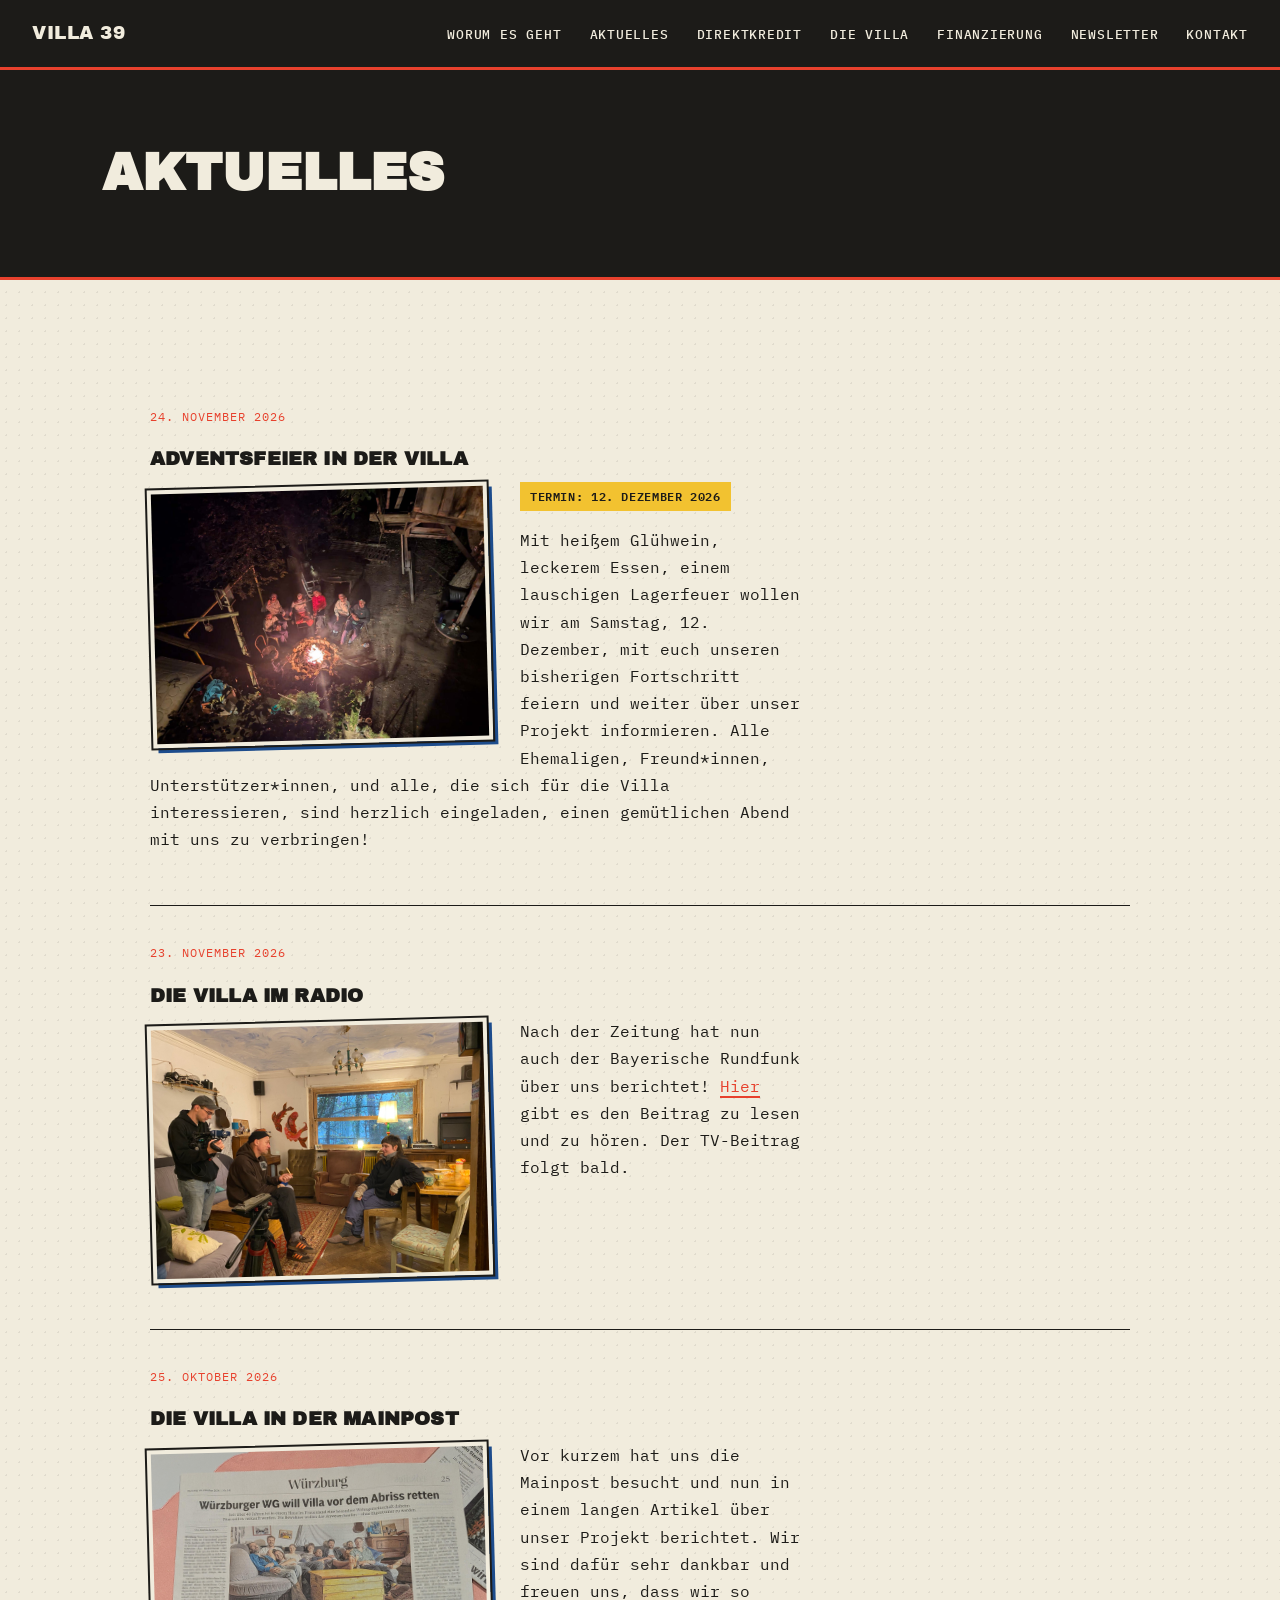
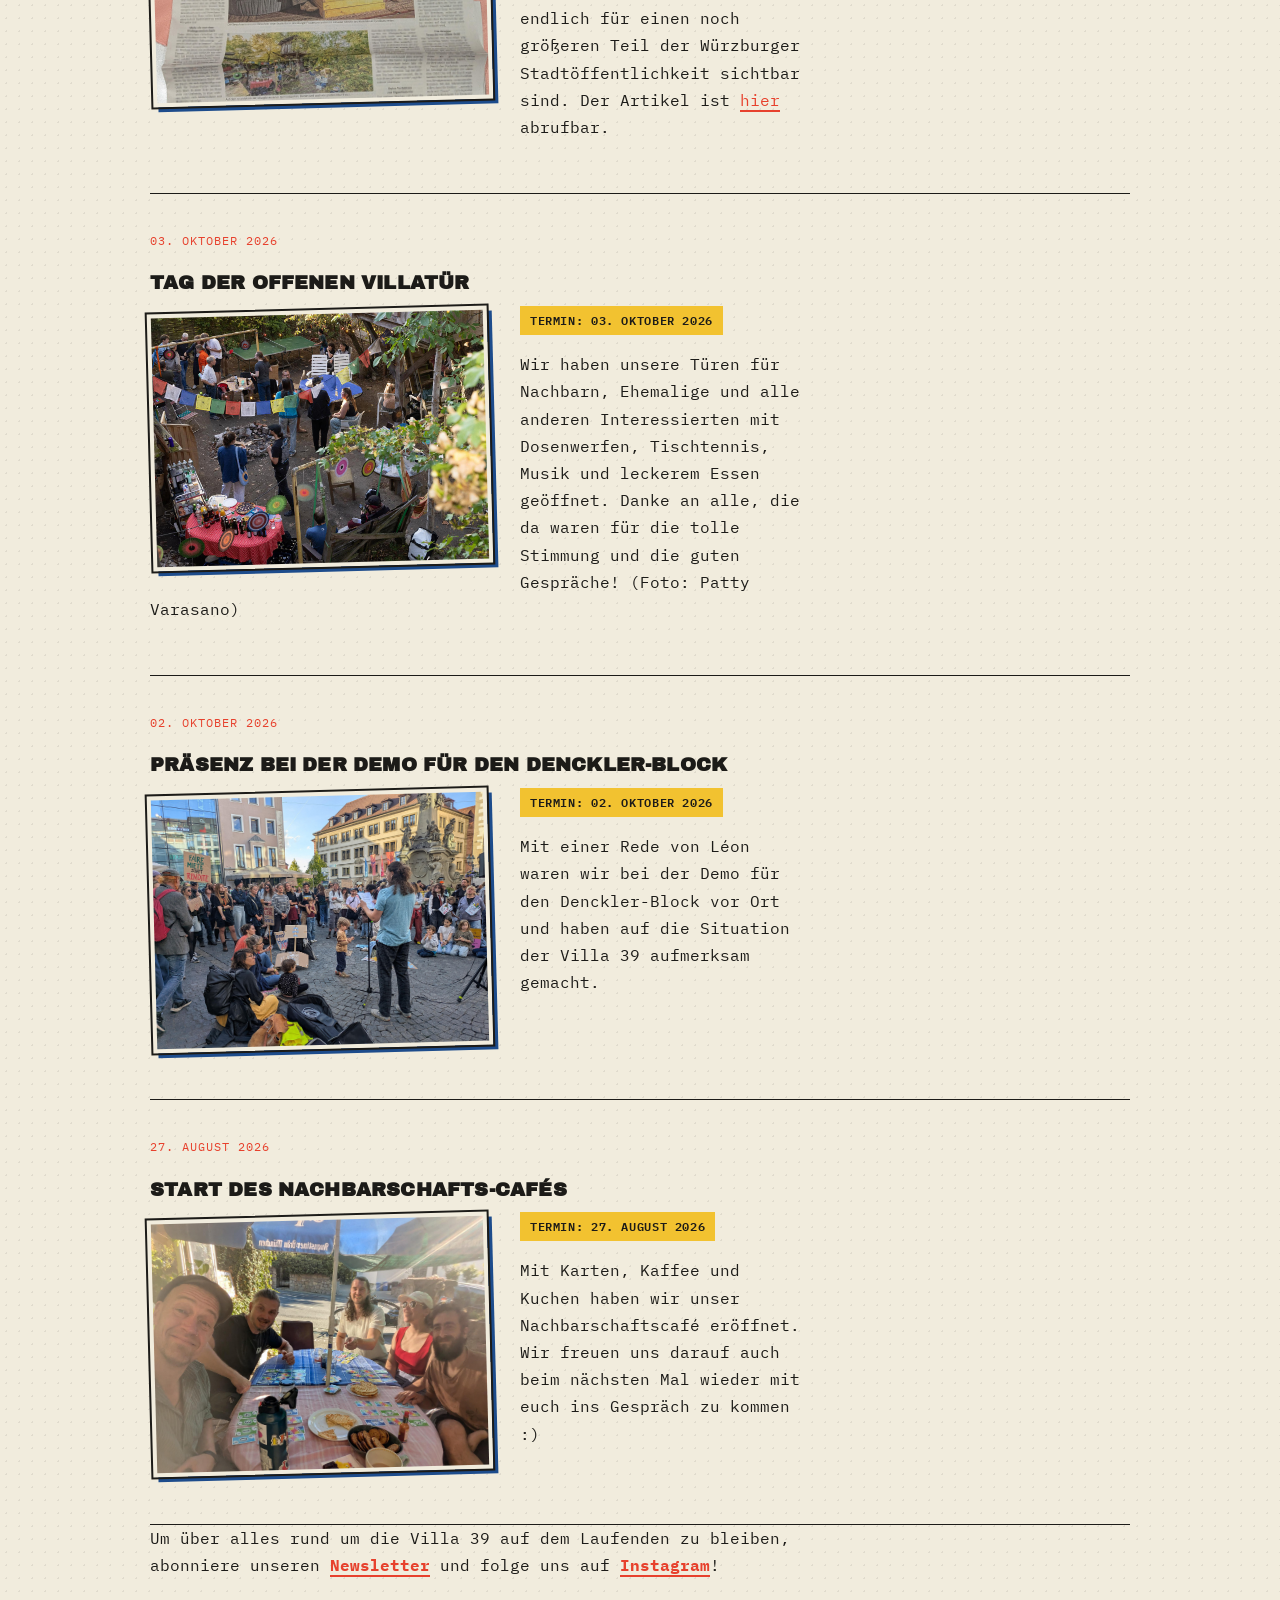
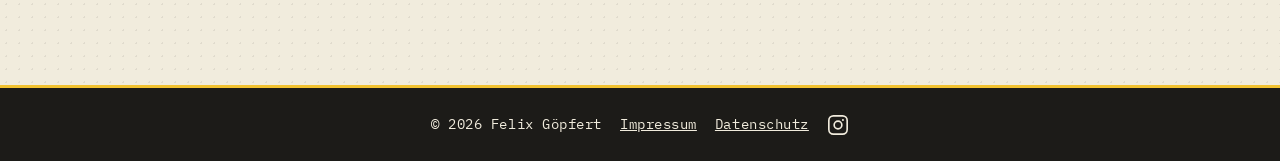
<file: aktuelles.html>
<!DOCTYPE html>
<html lang="de">

<head>
    <meta charset="UTF-8">
    <meta name="viewport" content="width=device-width, initial-scale=1.0">

    <title>Aktuelles – Villa 39</title>

    <meta name="description" content="Neuigkeiten aus der Villa 39: Aktionen, Termine und der aktuelle Stand auf dem Weg zum gemeinsamen Hauskauf in Würzburg.">
    <link rel="canonical" href="https://dievilla39.de/aktuelles.html">

    <meta property="og:type" content="website">
    <meta property="og:site_name" content="Villa 39">
    <meta property="og:locale" content="de_DE">
    <meta property="og:title" content="Aktuelles – Villa 39">
    <meta property="og:description" content="Neuigkeiten aus der Villa 39: Aktionen, Termine und der aktuelle Stand auf dem Weg zum gemeinsamen Hauskauf in Würzburg.">
    <meta property="og:url" content="https://dievilla39.de/aktuelles.html">
    <meta property="og:image" content="https://dievilla39.de/images/og-image.jpg">
    <meta property="og:image:width" content="1200">
    <meta property="og:image:height" content="630">
    <meta name="twitter:card" content="summary_large_image">

    <link rel="icon" href="favicon.ico" sizes="any">
    <link rel="icon" type="image/png" sizes="32x32" href="favicon-32x32.png">
    <link rel="icon" type="image/png" sizes="16x16" href="favicon-16x16.png">
    <link rel="icon" type="image/png" sizes="192x192" href="favicon-192.png">
    <link rel="apple-touch-icon" href="apple-touch-icon.png">


    <link rel="stylesheet" href="style.css">
</head>

<body>

    <nav>

        <a href="index.html" class="logo">Villa 39</a>

        <button class="hamburger" id="hamburgerBtn" aria-label="Menü öffnen" aria-expanded="false">
            <span></span>
            <span></span>
            <span></span>
        </button>

        <ul id="navLinks">
            <li><a href="index.html#about">Worum es geht</a></li>
            <li><a href="aktuelles.html">Aktuelles</a></li>
            <li><a href="direktkredit.html">Direktkredit</a></li>
            <li><a href="geschichte.html">Die Villa</a></li>
            <li><a href="finanzierung.html">Finanzierung</a></li>
            <li><a href="index.html#newsletter">Newsletter</a></li>
            <li><a href="index.html#contact">Kontakt</a></li>
        </ul>

    </nav>

    <header class="subpage-hero">
        <h1>Aktuelles</h1>
    </header>

    <main class="subpage-content subpage-content--wide">

        <div class="aktuelles-list aktuelles-list--full" id="aktuellesList">
            <p class="aktuelles-fallback">Meldungen werden geladen …</p>
        </div>

        <p>Um über alles rund um die Villa 39 auf dem Laufenden zu bleiben, abonniere unseren <a href="index.html#newsletter" class="inline-link"><strong>Newsletter</strong></a> und folge uns auf <a href="https://www.instagram.com/dievilla39" target="_blank" rel="noopener" class="inline-link"><strong>Instagram</strong></a>!</p>

    </main>

    <footer>

        <p>© 2026 Felix Göpfert</p>
        <p><a href="impressum.html">Impressum</a></p>
        <p><a href="datenschutz.html">Datenschutz</a></p>

        <a href="https://www.instagram.com/dievilla39" target="_blank" rel="noopener" class="footer-social" aria-label="Villa 39 auf Instagram">
            <svg viewBox="0 0 24 24" width="22" height="22" fill="none" stroke="currentColor" stroke-width="1.8">
                <rect x="2" y="2" width="20" height="20" rx="5"/>
                <circle cx="12" cy="12" r="4.2"/>
                <circle cx="17.4" cy="6.6" r="1.1" fill="currentColor" stroke="none"/>
            </svg>
        </a>

    </footer>

    <script>
        const hamburgerBtn = document.getElementById('hamburgerBtn');
        const navLinks = document.getElementById('navLinks');

        hamburgerBtn.addEventListener('click', () => {
            const isOpen = navLinks.classList.toggle('is-open');
            hamburgerBtn.classList.toggle('is-open', isOpen);
            hamburgerBtn.setAttribute('aria-expanded', isOpen);
        });

        navLinks.querySelectorAll('a').forEach(link => {
            link.addEventListener('click', () => {
                navLinks.classList.remove('is-open');
                hamburgerBtn.classList.remove('is-open');
                hamburgerBtn.setAttribute('aria-expanded', 'false');
            });
        });

        // Aktuelles: alle Meldungen aus news.json laden und in voller Länge anzeigen.
        // Neue Meldung hinzufügen = einfach neuen Eintrag in news.json ergänzen.
        // Lange Texte: Absätze in news.json mit einer Leerzeile ("\n\n") trennen.
        const aktuellesList = document.getElementById('aktuellesList');

        function newsId(item) {
            if (item.id) return item.id;
            const slug = String(item.title).toLowerCase().replace(/[^a-z0-9]+/g, '-').replace(/^-+|-+$/g, '');
            return `meldung-${item.date}-${slug}`;
        }

        function newsParagraphs(item) {
            return String(item.text).split(/\n\s*\n/).map(s => s.trim()).filter(Boolean);
        }

        // Links im Text: In news.json einfach [sichtbares Wort](https://adresse) schreiben.
        function textSegments(text) {
            const segs = [];
            const re = /\[([^\]]+)\]\(([^)\s]+)\)/g;
            let last = 0, m;
            while ((m = re.exec(text))) {
                if (m.index > last) segs.push({ text: text.slice(last, m.index) });
                segs.push({ text: m[1], href: m[2] });
                last = re.lastIndex;
            }
            if (last < text.length) segs.push({ text: text.slice(last) });
            return segs;
        }

        function appendSegments(el, segs) {
            for (const seg of segs) {
                const safe = seg.href && (/^(https?:|mailto:)/i.test(seg.href) || !/^[a-z][a-z0-9+.-]*:/i.test(seg.href));
                if (safe) {
                    const a = document.createElement('a');
                    a.className = 'inline-link';
                    a.href = seg.href;
                    if (/^https?:/i.test(seg.href)) { a.target = '_blank'; a.rel = 'noopener noreferrer'; }
                    a.textContent = seg.text;
                    el.append(a);
                } else {
                    el.append(seg.text);
                }
            }
        }

        fetch('news.json')
            .then(res => {
                if (!res.ok) throw new Error('news.json nicht gefunden');
                return res.json();
            })
            .then(items => {
                aktuellesList.innerHTML = '';

                items
                    .slice()
                    .sort((a, b) => new Date(b.date) - new Date(a.date))
                    .forEach(item => {
                        const entry = document.createElement('article');
                        entry.className = 'aktuelles-item';
                        entry.id = newsId(item);

                        const formattedDate = new Date(item.date).toLocaleDateString('de-DE', {
                            day: '2-digit', month: 'long', year: 'numeric'
                        });

                        const dateEl = document.createElement('p');
                        dateEl.className = 'aktuelles-date';
                        dateEl.textContent = formattedDate;

                        const titleEl = document.createElement('h3');
                        titleEl.textContent = item.title;

                        entry.append(dateEl, titleEl);

                        if (item.image) {
                            const imageEl = document.createElement('img');
                            imageEl.className = 'aktuelles-image';
                            imageEl.src = item.image;
                            imageEl.alt = item.imageAlt || '';
                            imageEl.loading = 'lazy';
                            entry.append(imageEl);
                        }

                        if (item.eventDate) {
                            const eventEl = document.createElement('p');
                            eventEl.className = 'aktuelles-event-date';
                            const formattedEventDate = new Date(item.eventDate).toLocaleDateString('de-DE', {
                                day: '2-digit', month: 'long', year: 'numeric'
                            });
                            eventEl.textContent = `Termin: ${formattedEventDate}`;
                            entry.append(eventEl);
                        }

                        newsParagraphs(item).forEach(paragraph => {
                            const textEl = document.createElement('p');
                            textEl.className = 'aktuelles-text';
                            appendSegments(textEl, textSegments(paragraph));
                            entry.append(textEl);
                        });

                        aktuellesList.appendChild(entry);
                    });

                // Sprung zu einer bestimmten Meldung (Link "Weiterlesen" von der Startseite)
                if (location.hash) {
                    const target = document.getElementById(decodeURIComponent(location.hash.slice(1)));
                    if (target) target.scrollIntoView();
                }
            })
            .catch(() => {
                aktuellesList.innerHTML = '<p class="aktuelles-fallback">Aktuell keine Meldungen. (Hinweis: news.json muss über einen Server ausgeliefert werden, nicht per Doppelklick geöffnet.)</p>';
            });
    </script>

</body>

</html>
</file>
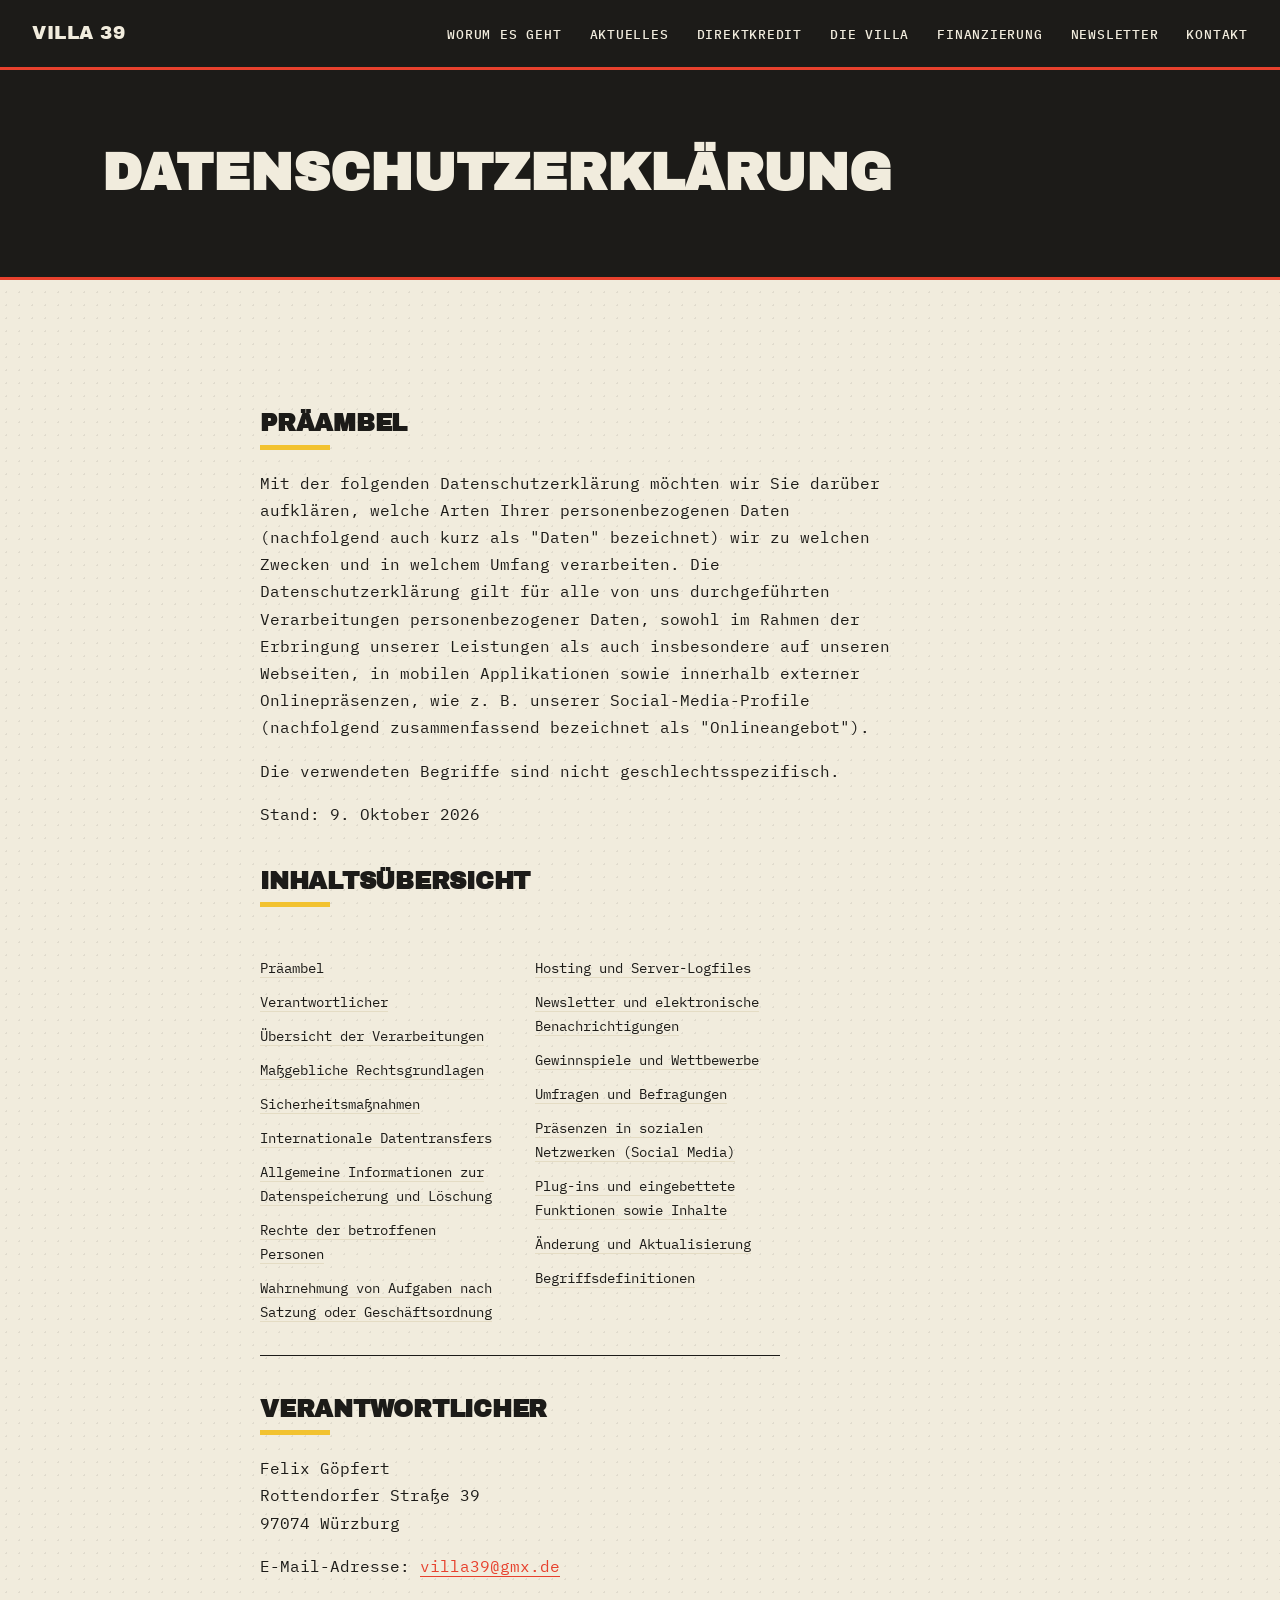
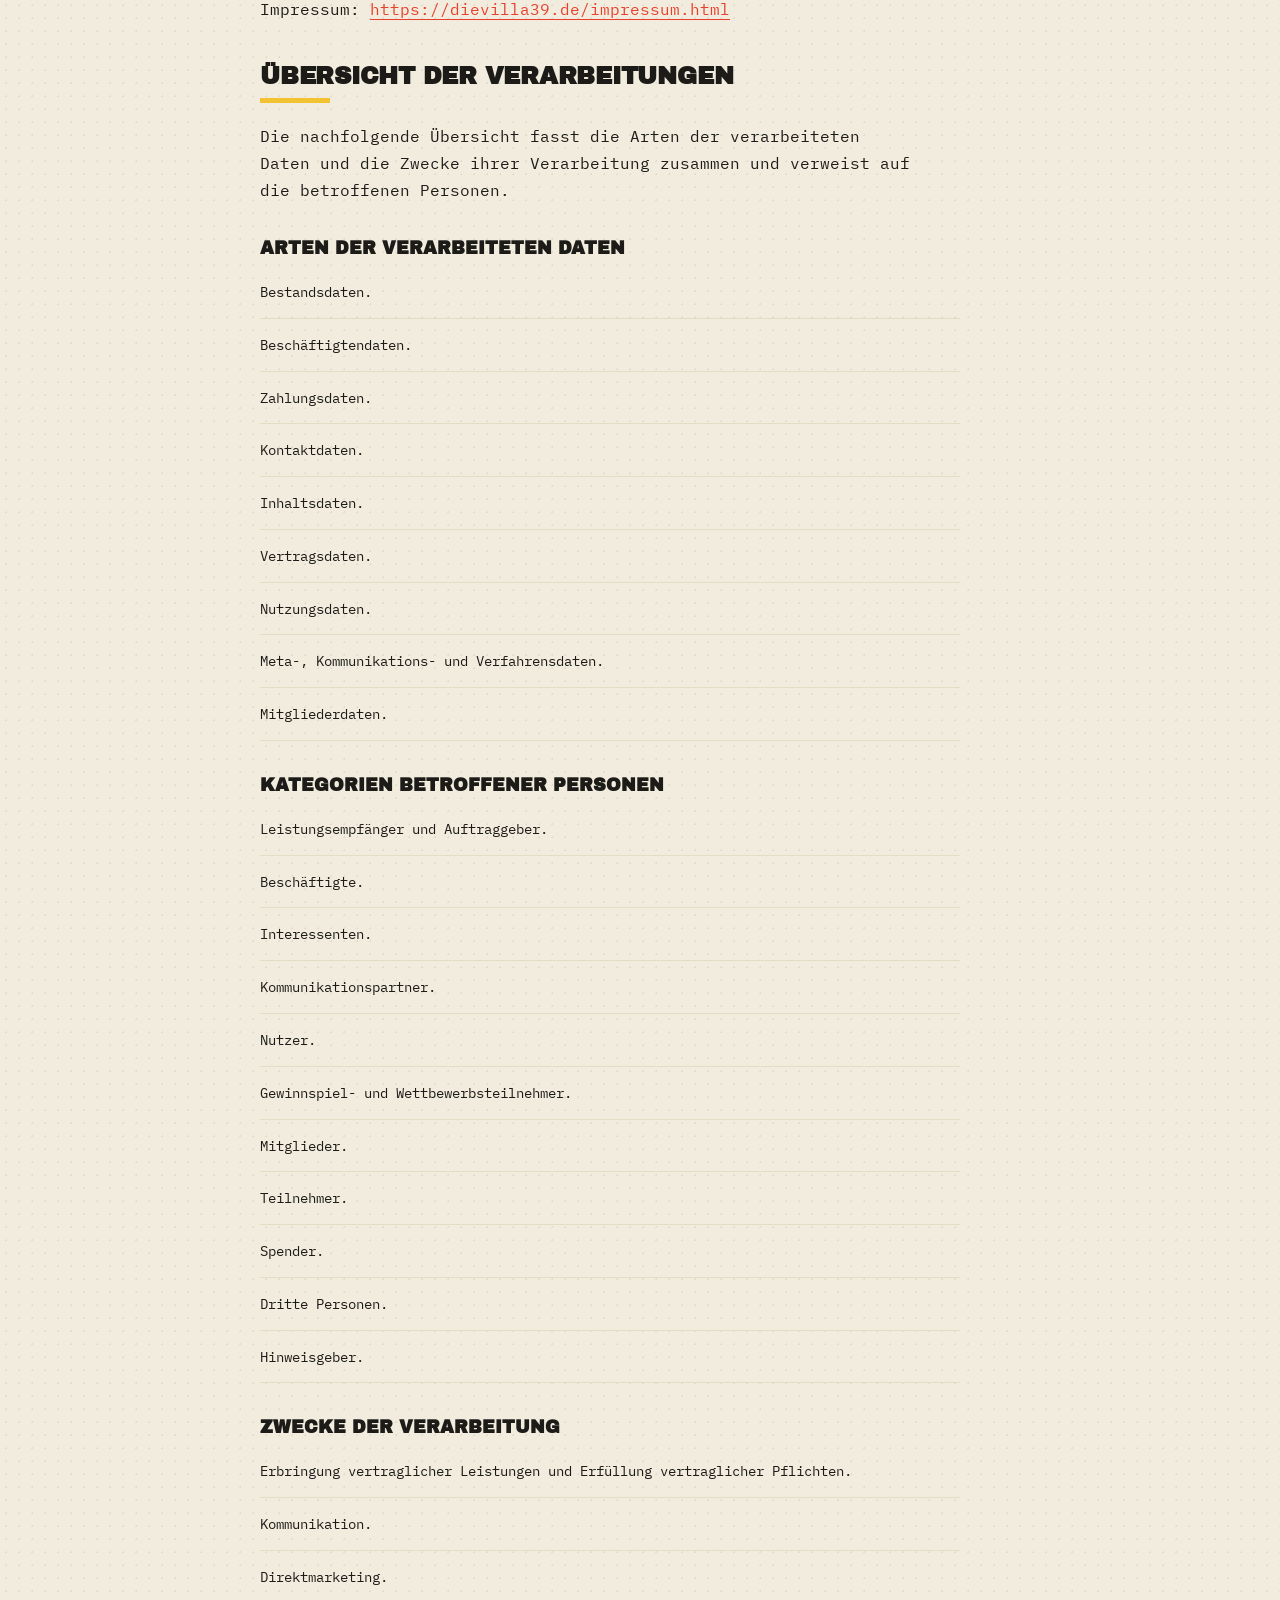
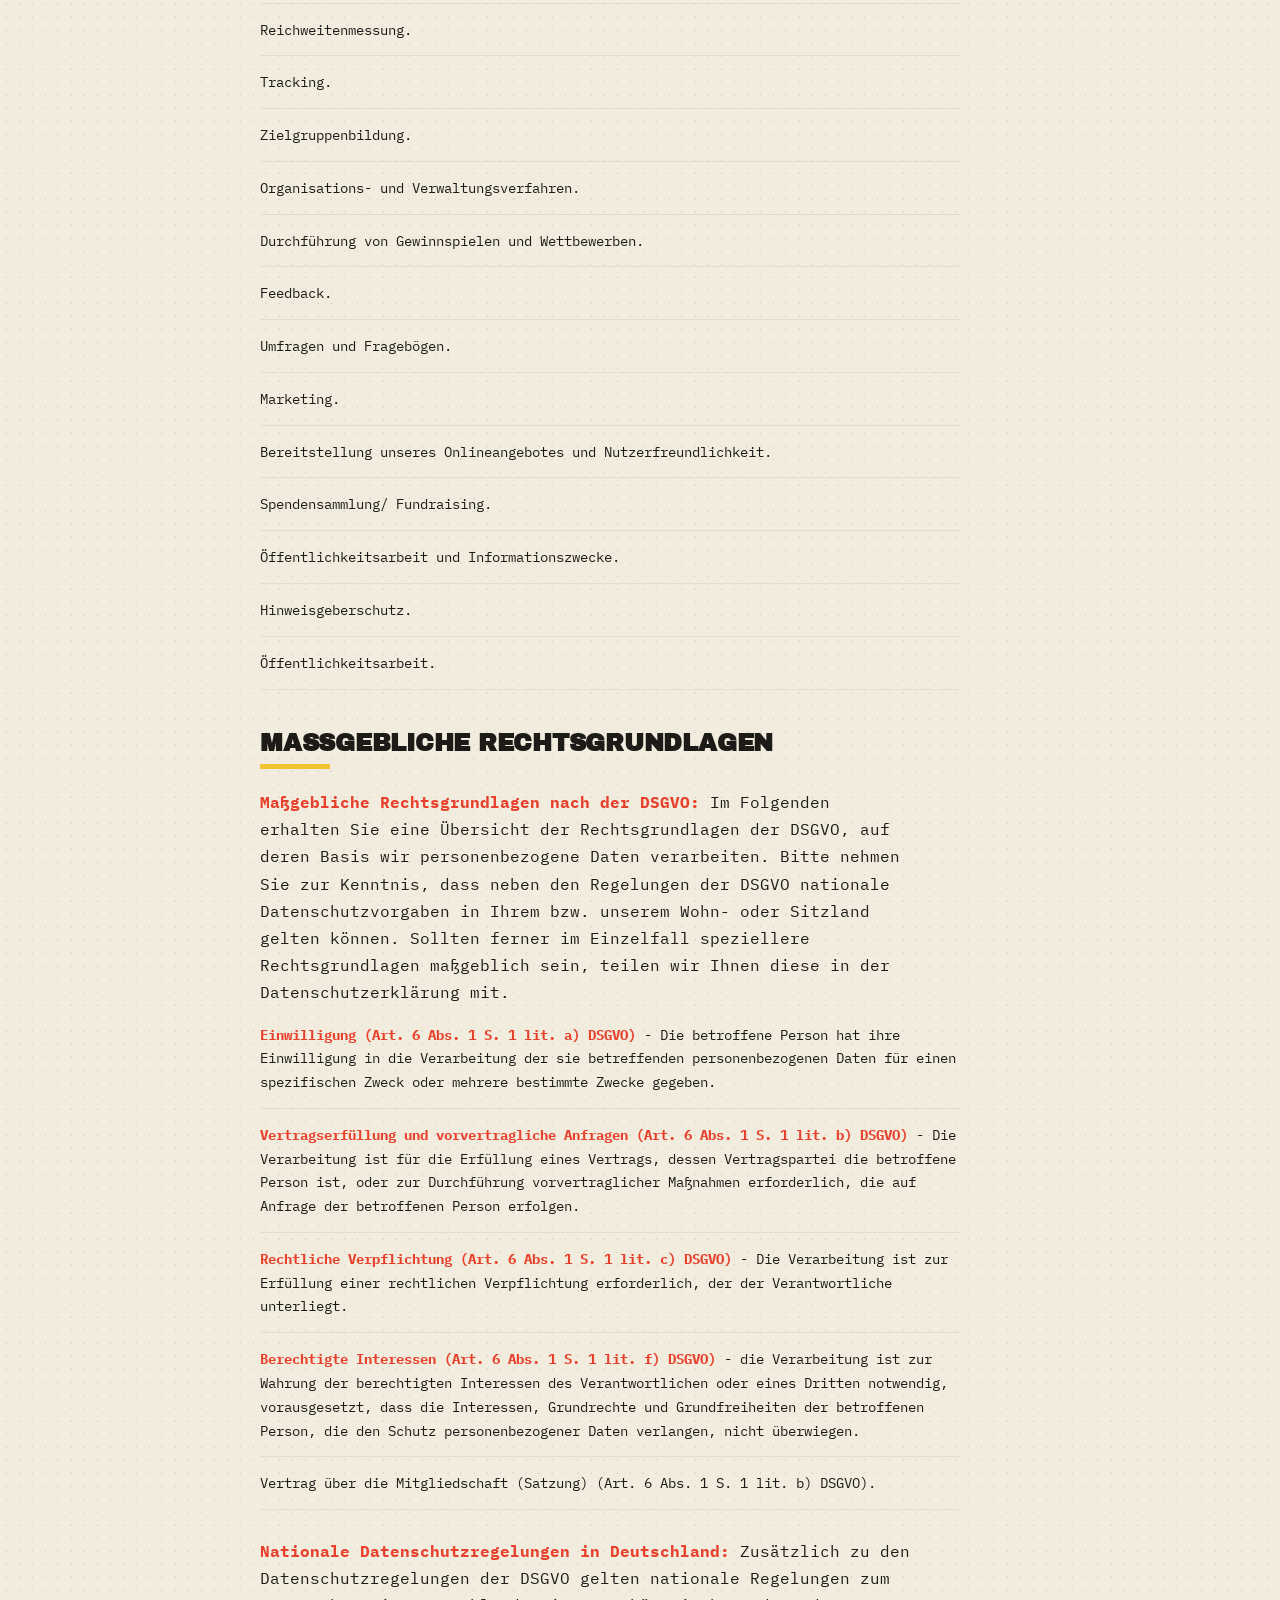
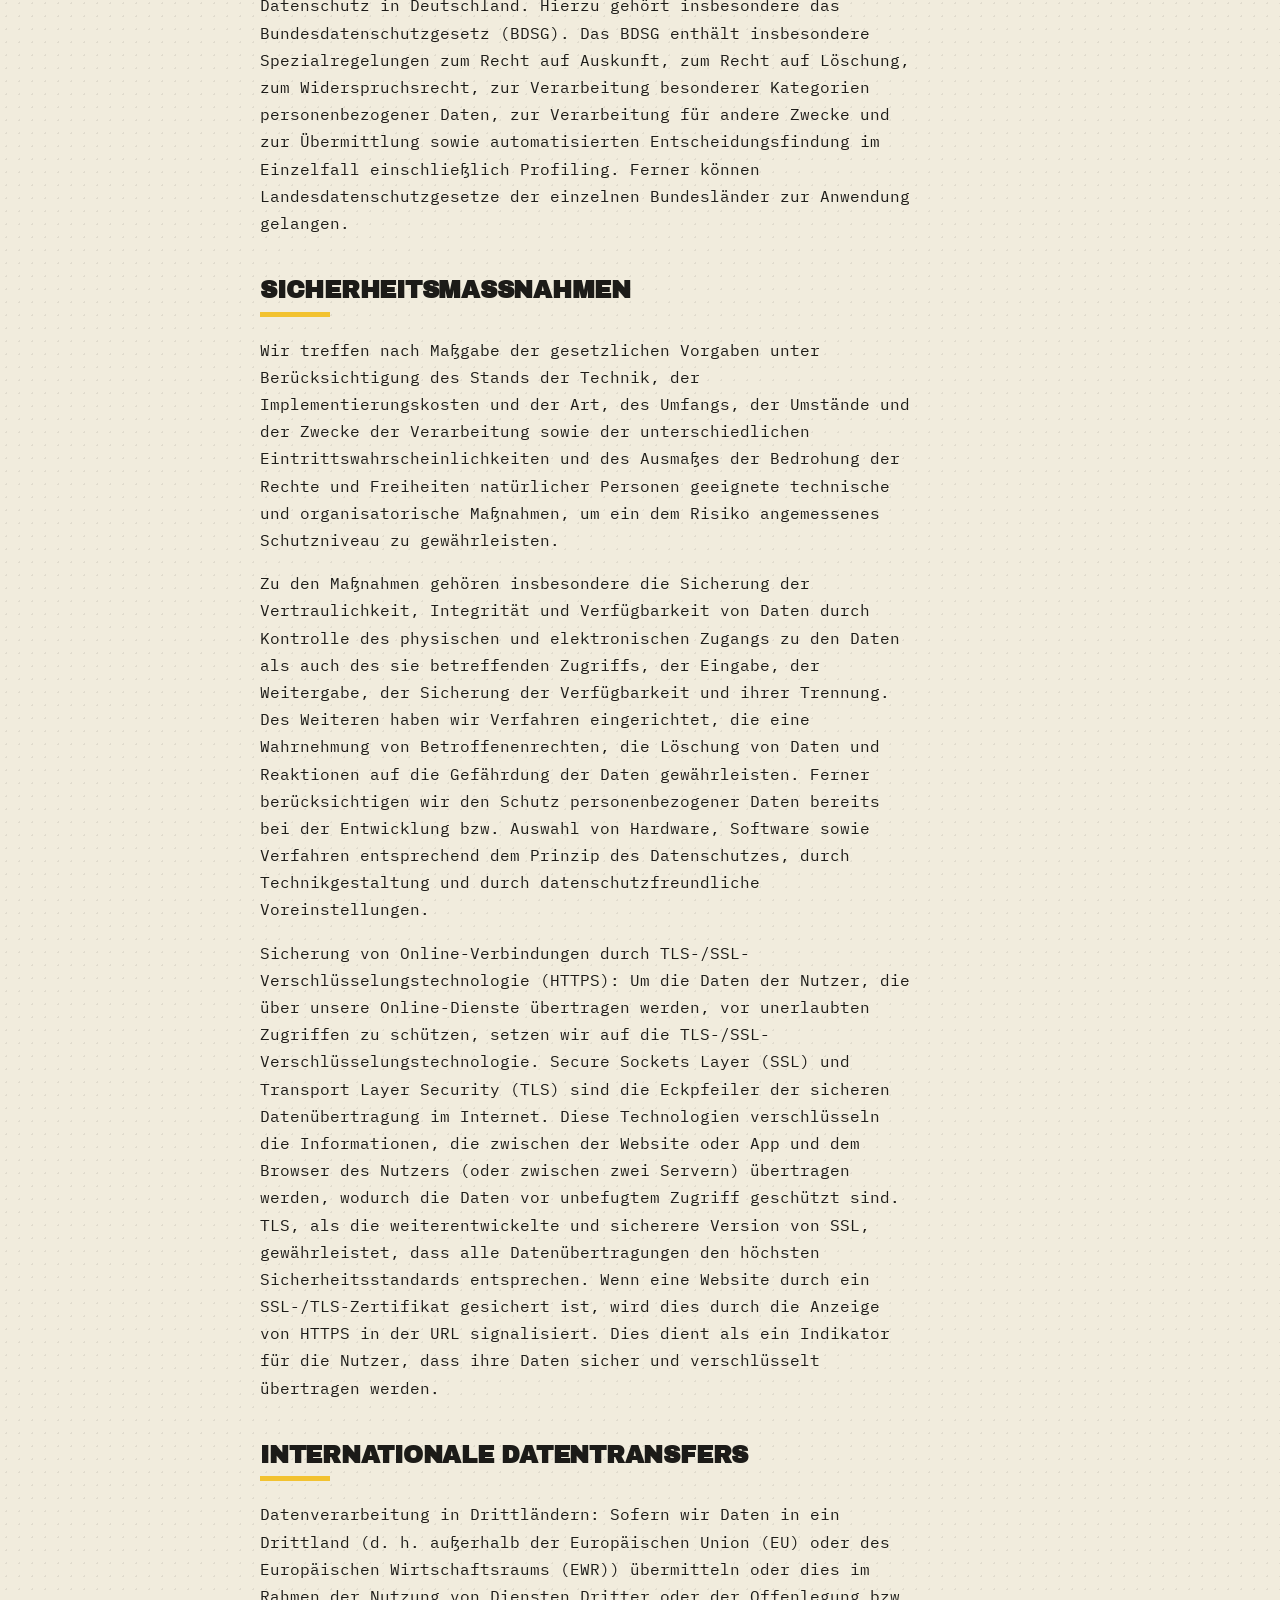
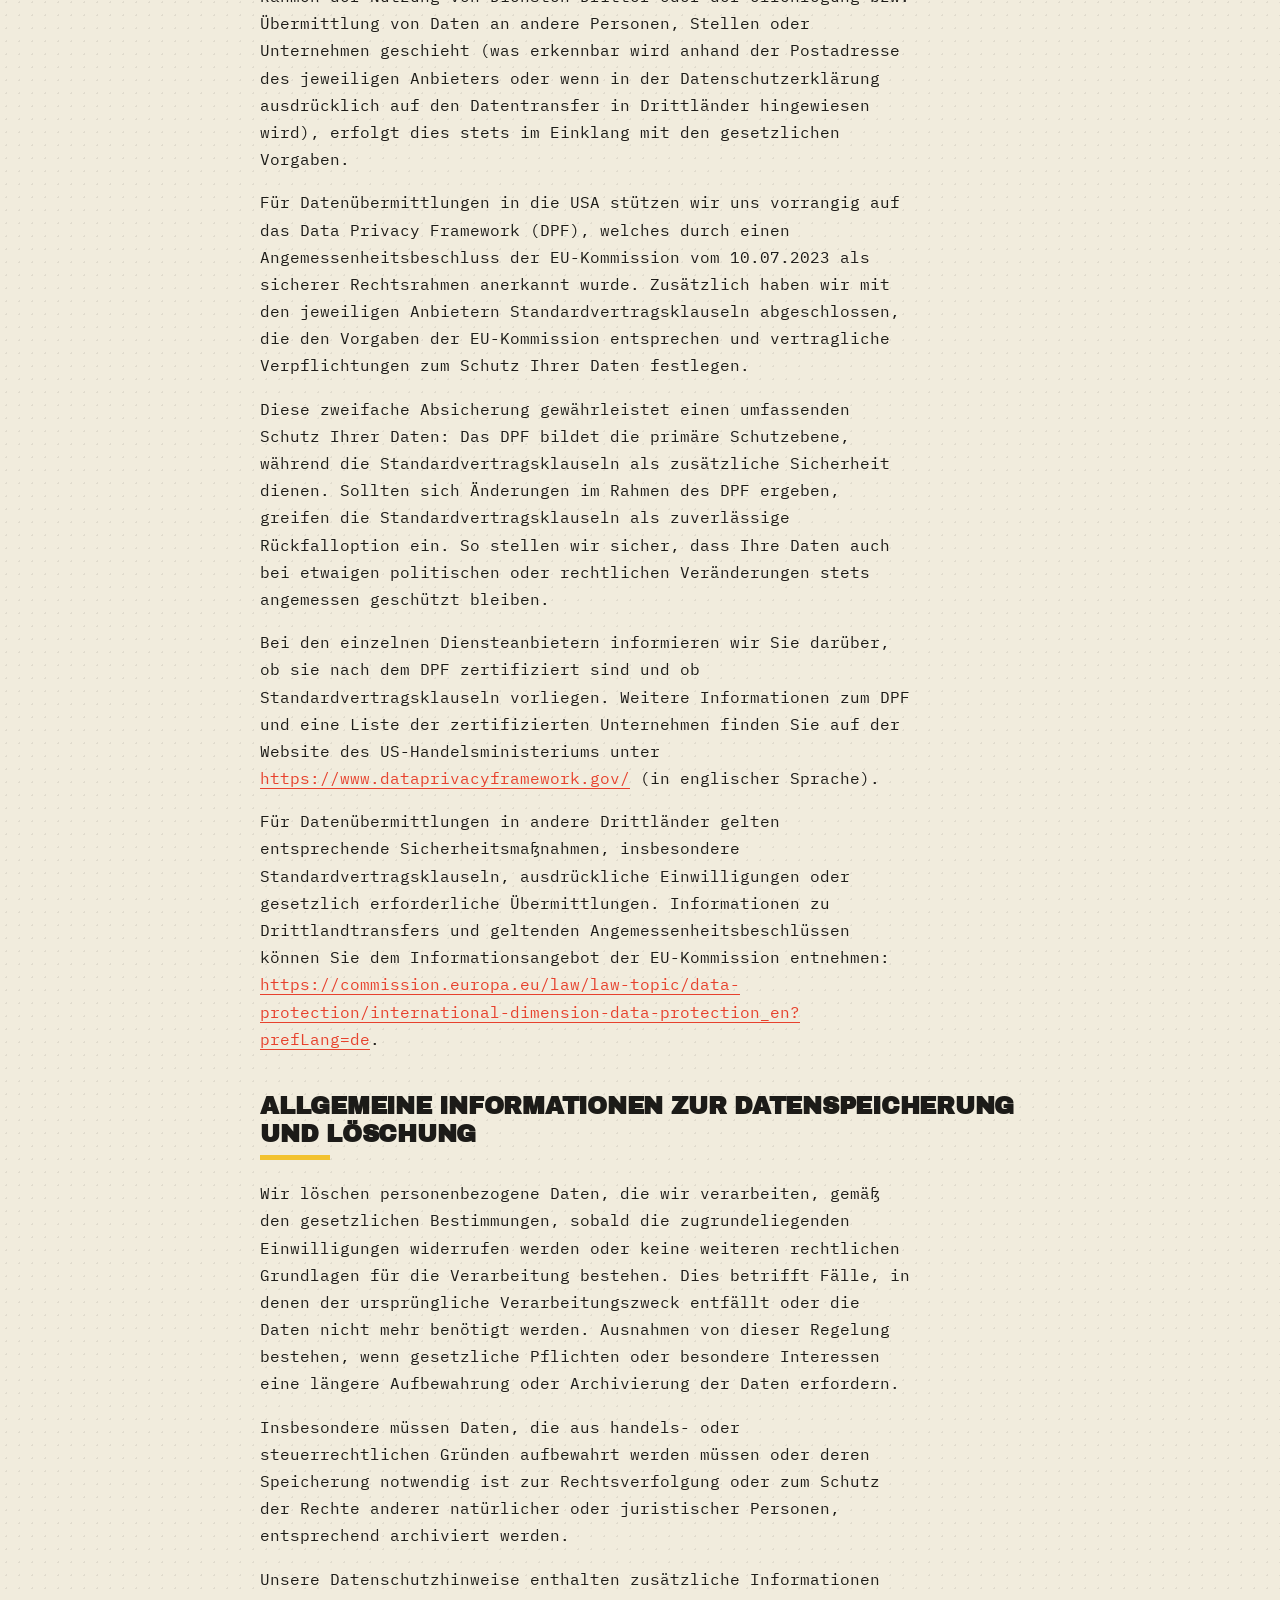
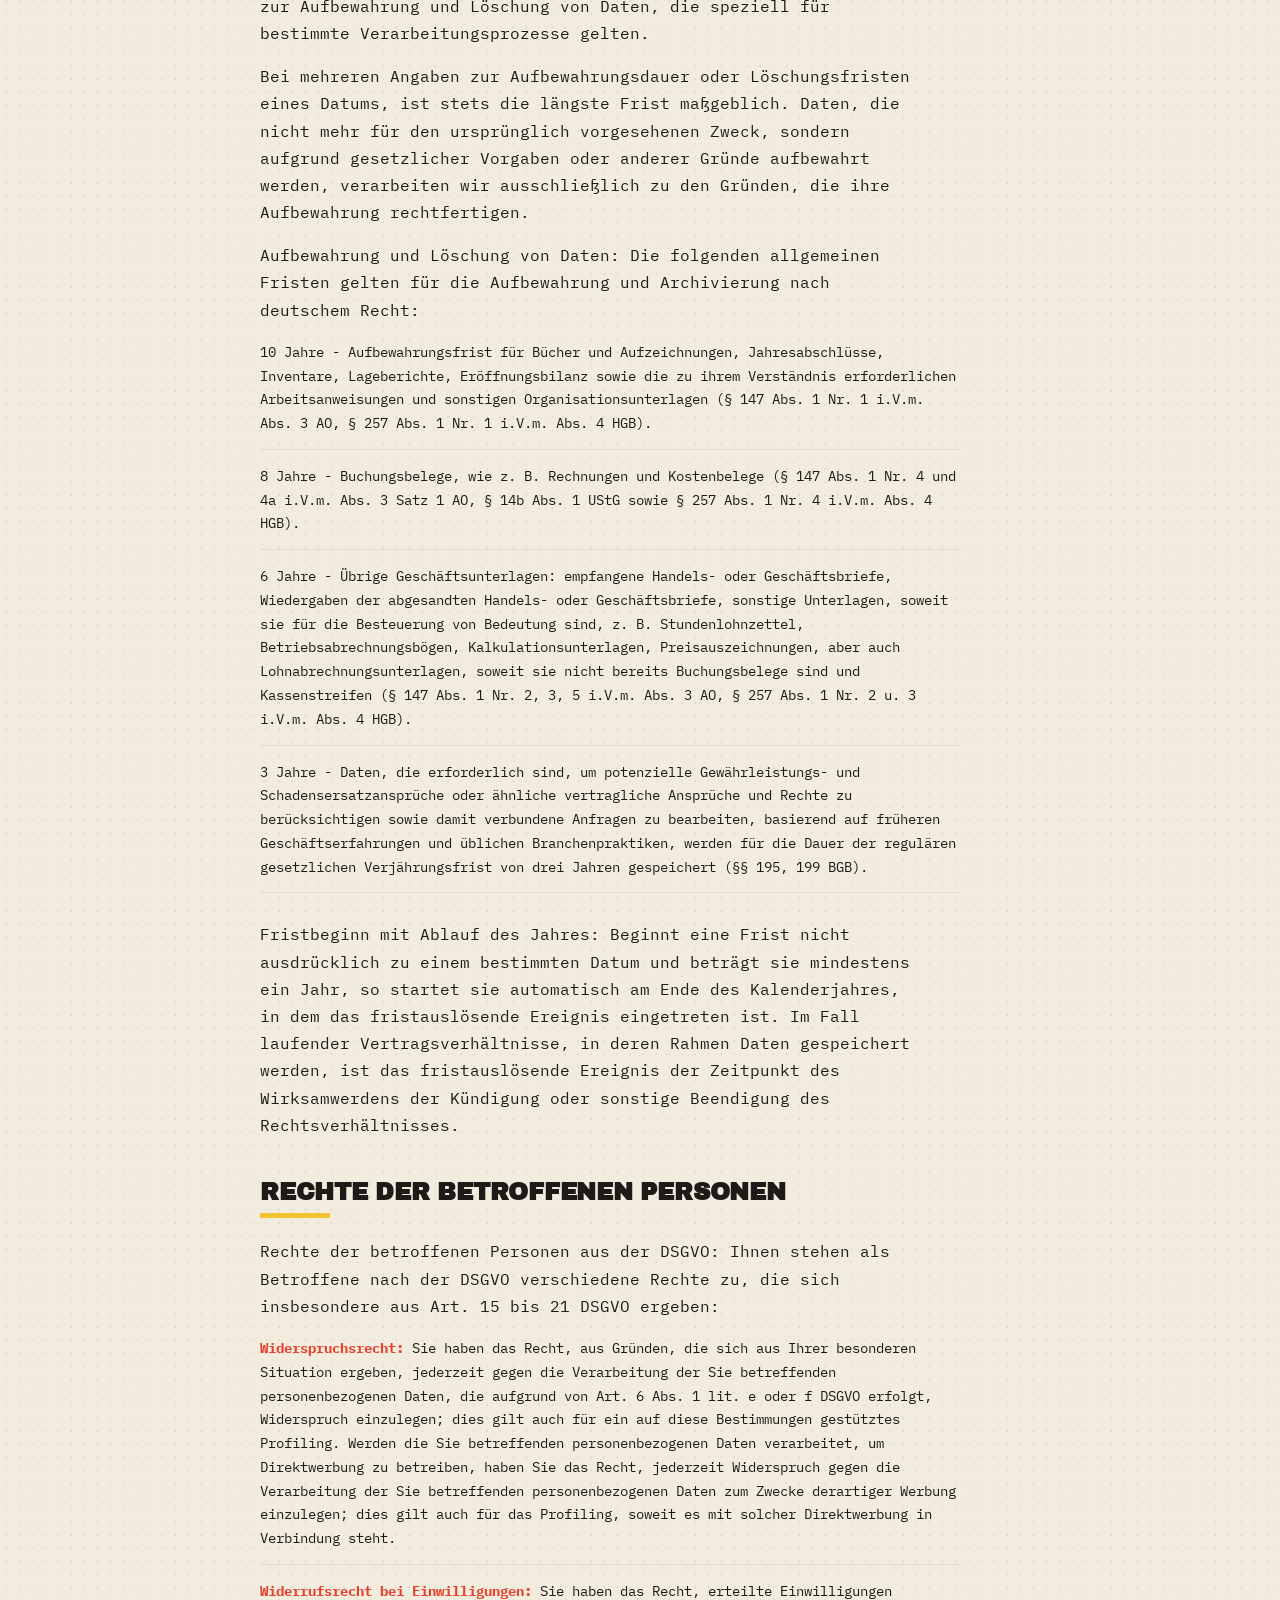
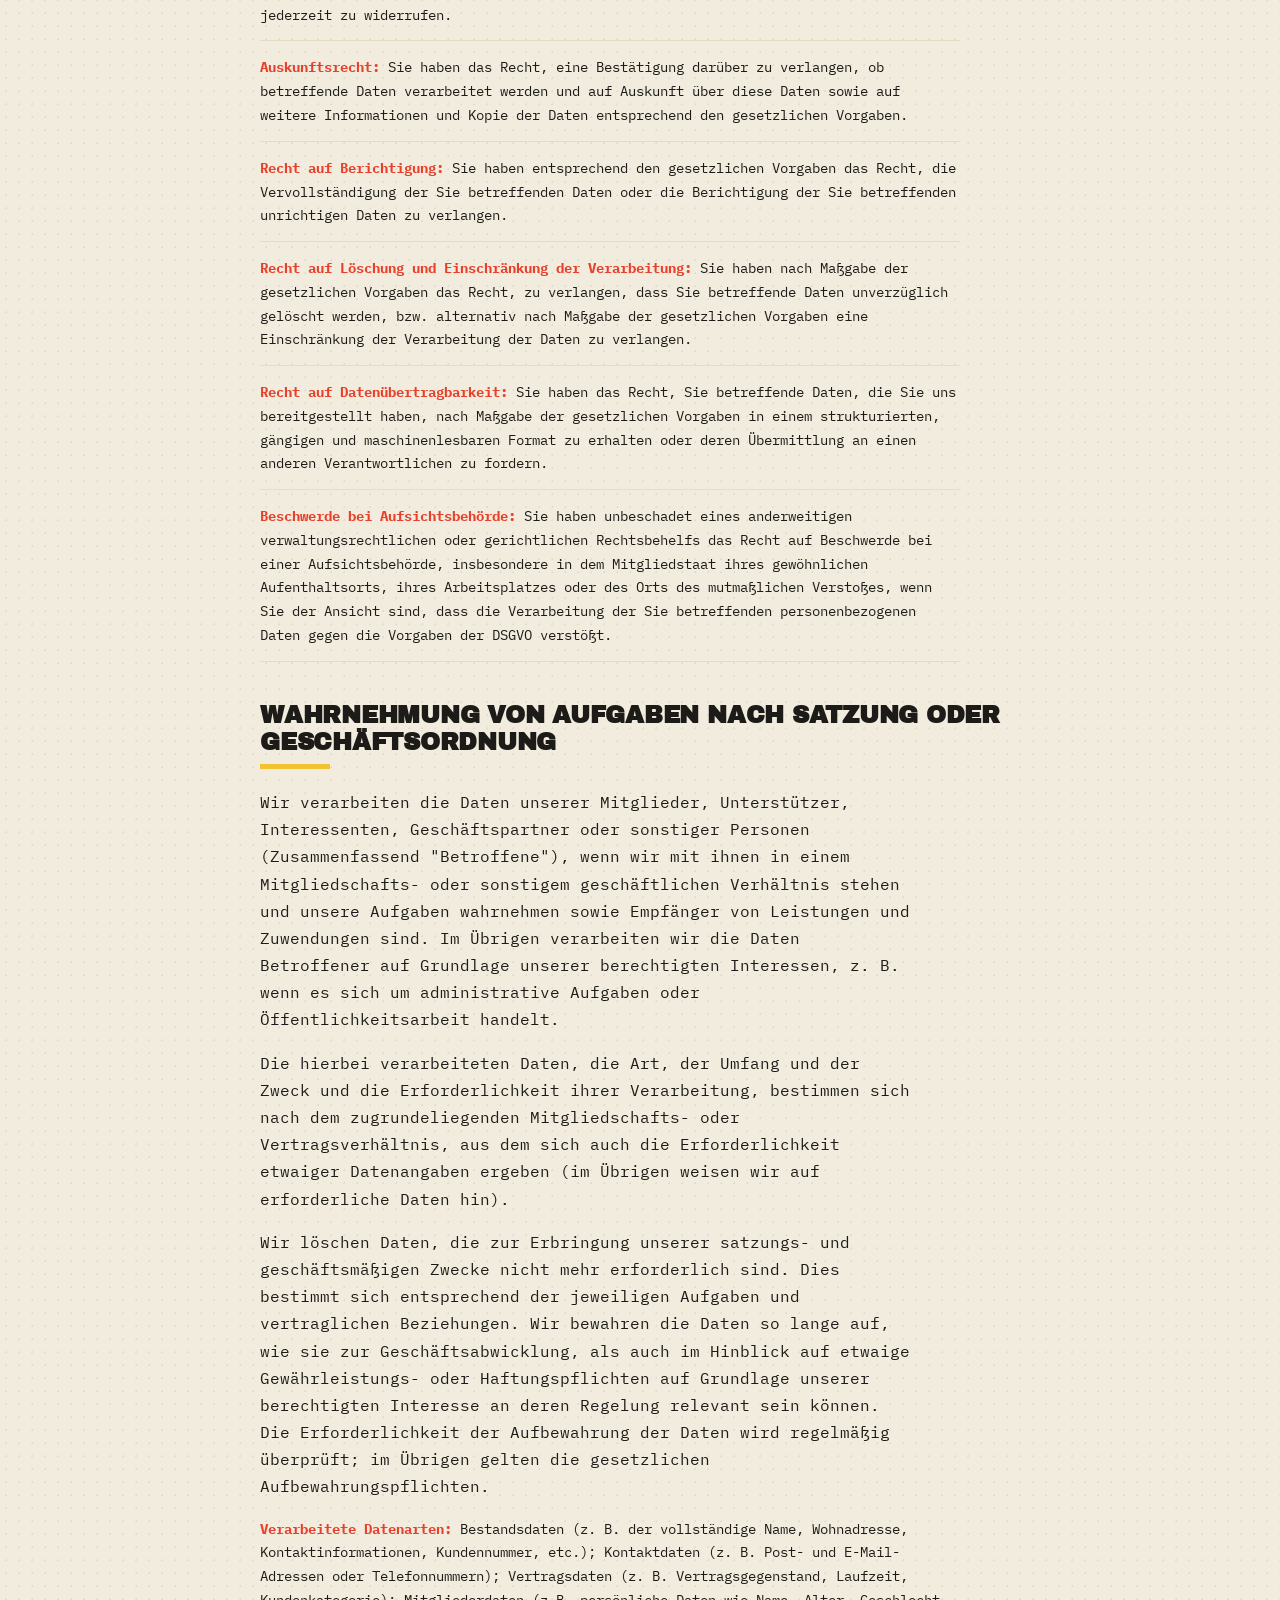
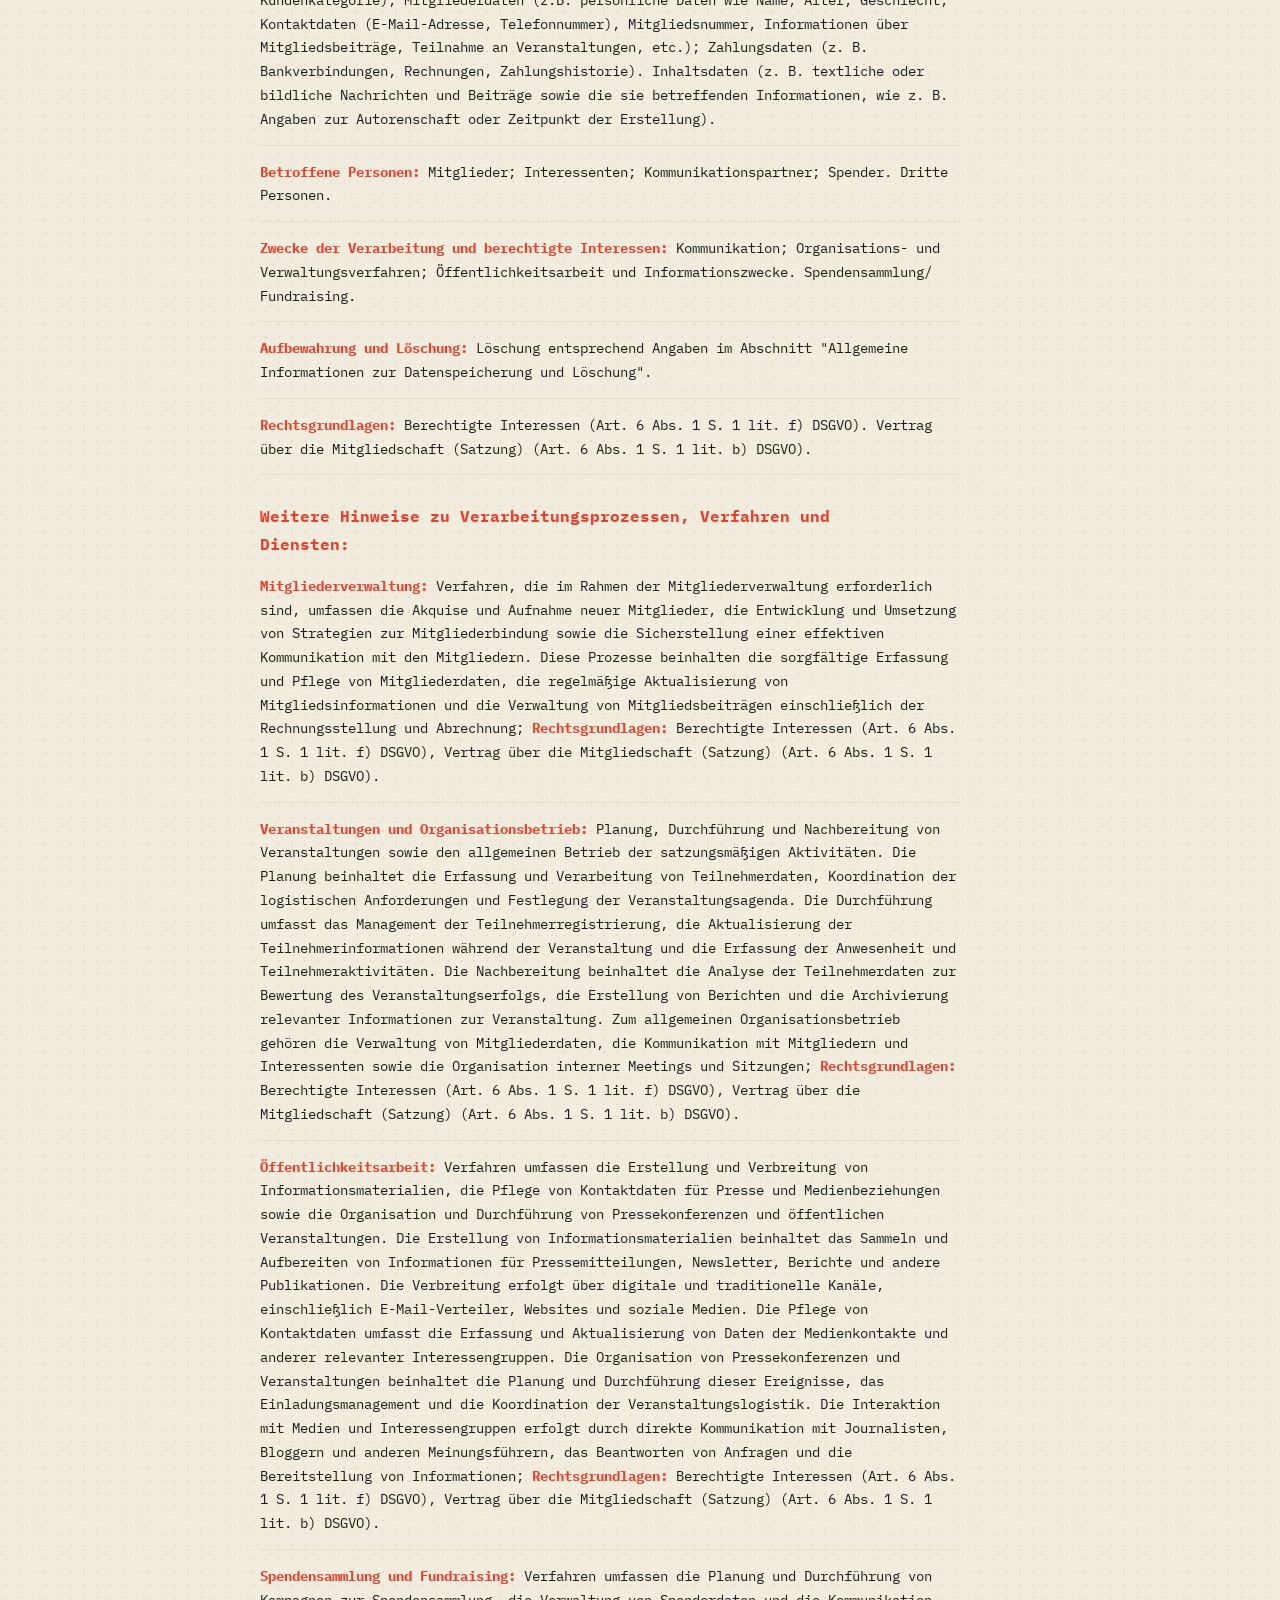
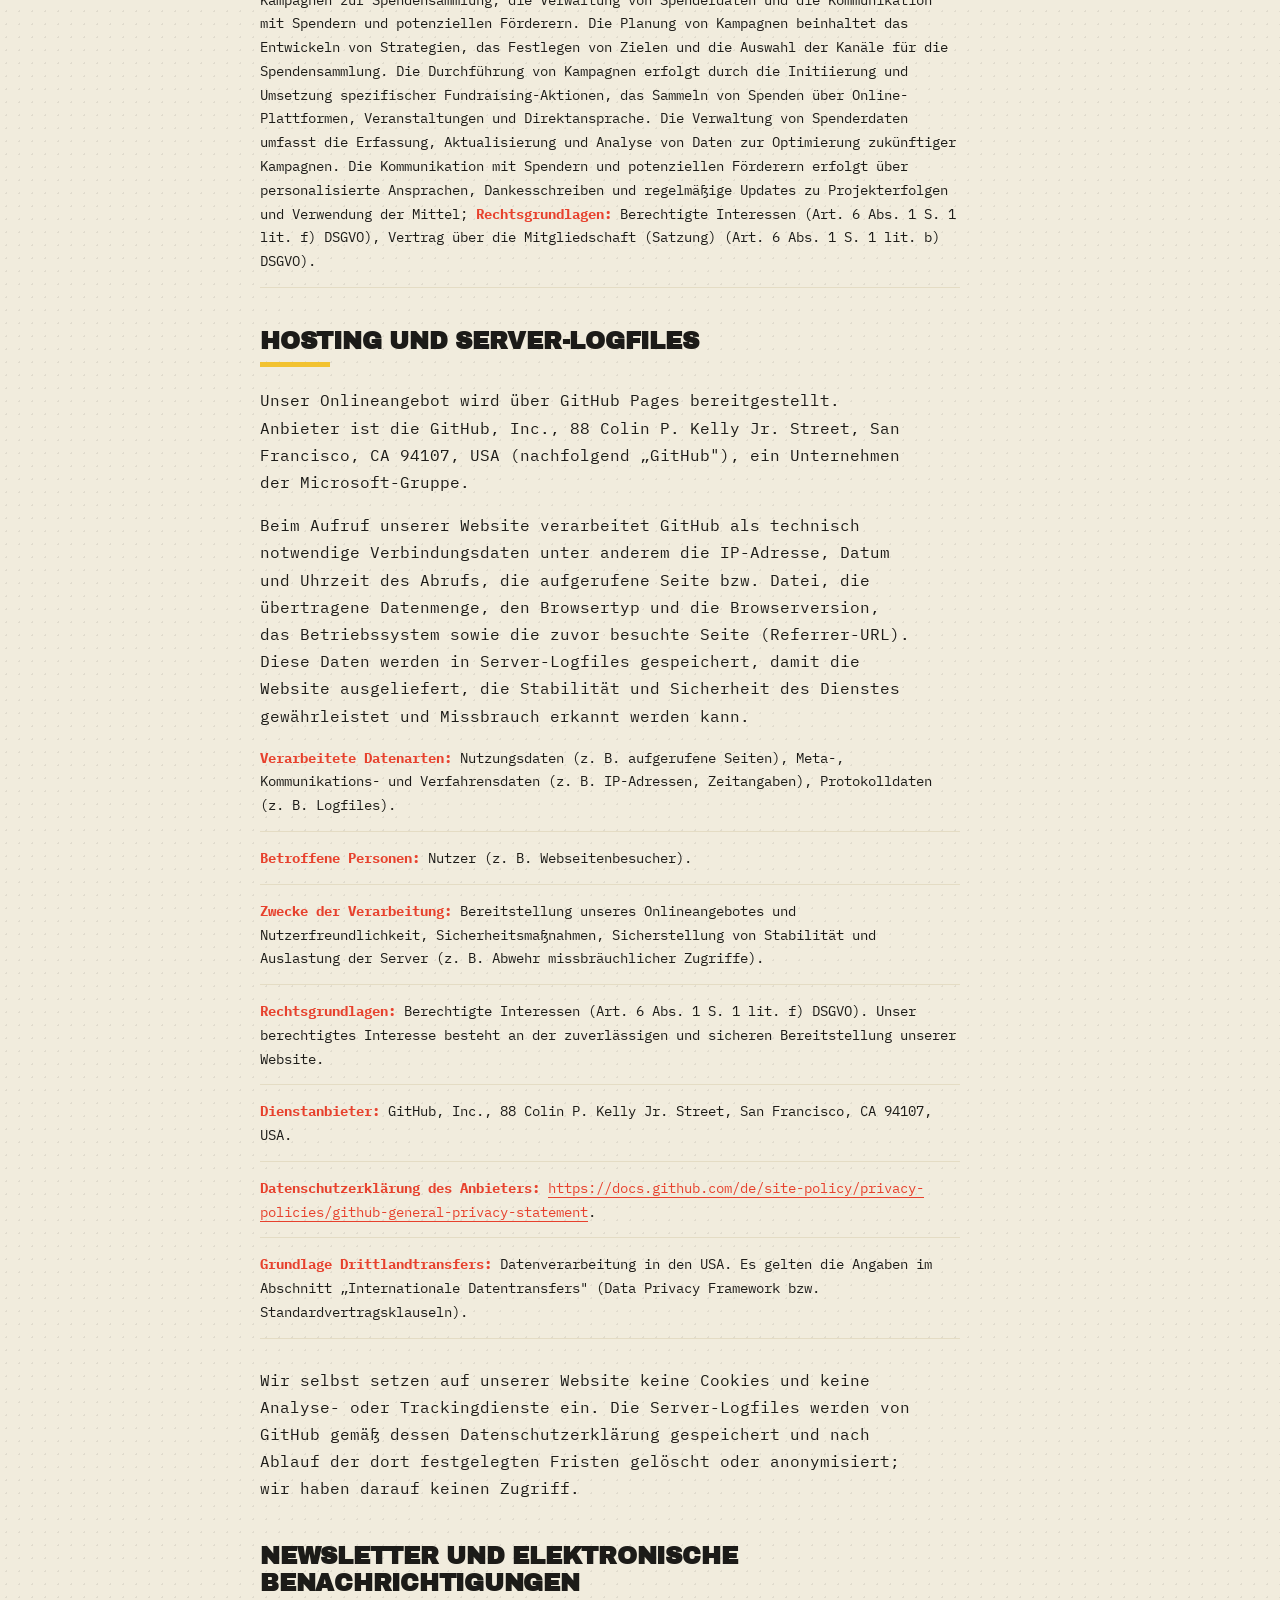
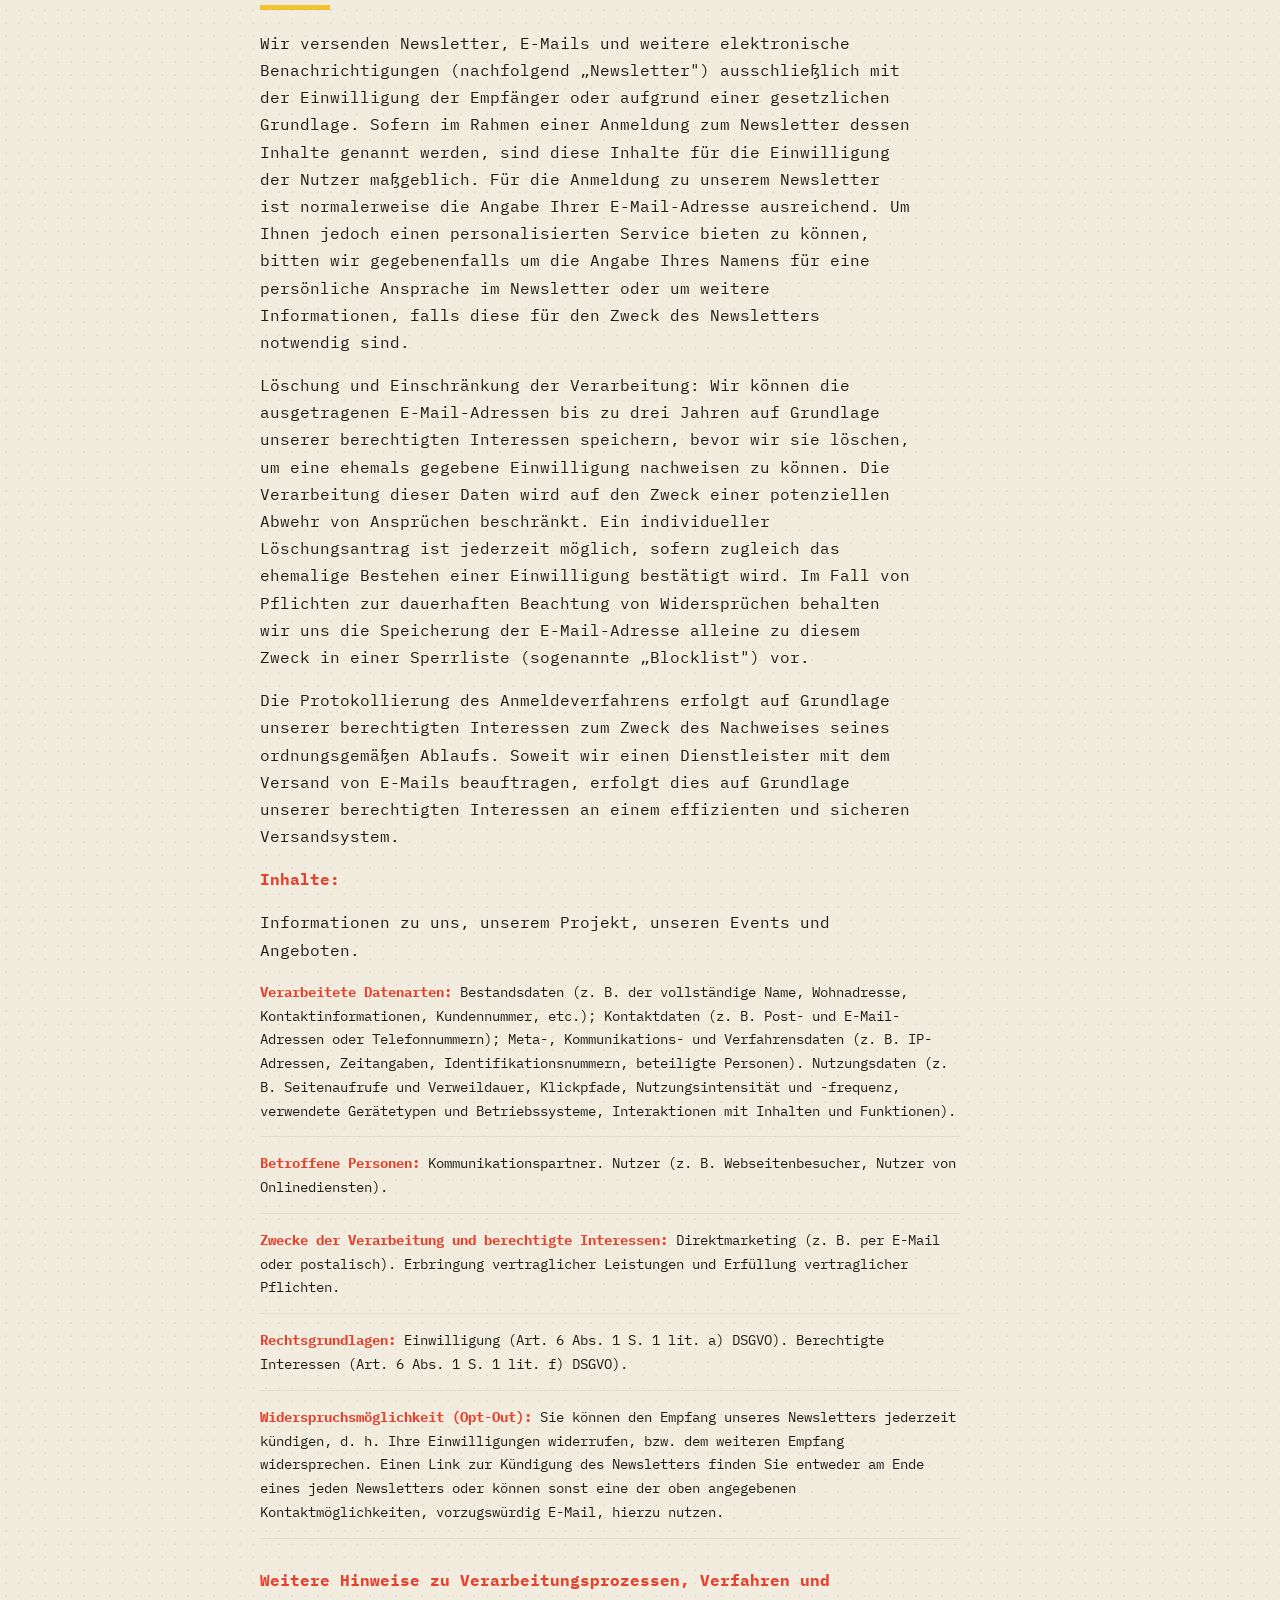
<file: datenschutz.html>
<!DOCTYPE html>
<html lang="de">

<head>
    <meta charset="UTF-8">
    <meta name="viewport" content="width=device-width, initial-scale=1.0">

    <title>Datenschutzerklärung – Villa 39</title>

    <meta name="description" content="Datenschutzerklärung der Website dievilla39.de.">
    <link rel="canonical" href="https://dievilla39.de/datenschutz.html">

    <meta property="og:type" content="website">
    <meta property="og:site_name" content="Villa 39">
    <meta property="og:locale" content="de_DE">
    <meta property="og:title" content="Datenschutzerklärung – Villa 39">
    <meta property="og:description" content="Datenschutzerklärung der Website dievilla39.de.">
    <meta property="og:url" content="https://dievilla39.de/datenschutz.html">
    <meta property="og:image" content="https://dievilla39.de/images/og-image.jpg">
    <meta property="og:image:width" content="1200">
    <meta property="og:image:height" content="630">
    <meta name="twitter:card" content="summary_large_image">

    <link rel="icon" href="favicon.ico" sizes="any">
    <link rel="icon" type="image/png" sizes="32x32" href="favicon-32x32.png">
    <link rel="icon" type="image/png" sizes="16x16" href="favicon-16x16.png">
    <link rel="icon" type="image/png" sizes="192x192" href="favicon-192.png">
    <link rel="apple-touch-icon" href="apple-touch-icon.png">


    <link rel="stylesheet" href="style.css">
</head>

<body>

    <nav>

        <a href="index.html" class="logo">Villa 39</a>

        <button class="hamburger" id="hamburgerBtn" aria-label="Menü öffnen" aria-expanded="false">
            <span></span>
            <span></span>
            <span></span>
        </button>

        <ul id="navLinks">
            <li><a href="index.html#about">Worum es geht</a></li>
            <li><a href="aktuelles.html">Aktuelles</a></li>
            <li><a href="direktkredit.html">Direktkredit</a></li>
            <li><a href="geschichte.html">Die Villa</a></li>
            <li><a href="finanzierung.html">Finanzierung</a></li>
            <li><a href="index.html#newsletter">Newsletter</a></li>
            <li><a href="index.html#contact">Kontakt</a></li>
        </ul>

    </nav>

    <header class="subpage-hero">
        <h1>Datenschutz&shy;erklärung</h1>
    </header>

    <main class="subpage-content legal-content">

        <h2 id="m716">Präambel</h2>
        <p>Mit der folgenden Datenschutzerklärung möchten wir Sie darüber aufklären, welche Arten Ihrer personenbezogenen Daten (nachfolgend auch kurz als "Daten" bezeichnet) wir zu welchen Zwecken und in welchem Umfang verarbeiten. Die Datenschutzerklärung gilt für alle von uns durchgeführten Verarbeitungen personenbezogener Daten, sowohl im Rahmen der Erbringung unserer Leistungen als auch insbesondere auf unseren Webseiten, in mobilen Applikationen sowie innerhalb externer Onlinepräsenzen, wie z. B. unserer Social-Media-Profile (nachfolgend zusammenfassend bezeichnet als "Onlineangebot").</p>
        <p>Die verwendeten Begriffe sind nicht geschlechtsspezifisch.</p>

        <p>Stand: 9. Oktober 2026</p>

        <h2>Inhaltsübersicht</h2>
        <ul class="index">
            <li><a class="index-link" href="#m716">Präambel</a></li>
            <li><a class="index-link" href="#m3">Verantwortlicher</a></li>
            <li><a class="index-link" href="#mOverview">Übersicht der Verarbeitungen</a></li>
            <li><a class="index-link" href="#m2427">Maßgebliche Rechtsgrundlagen</a></li>
            <li><a class="index-link" href="#m27">Sicherheitsmaßnahmen</a></li>
            <li><a class="index-link" href="#m24">Internationale Datentransfers</a></li>
            <li><a class="index-link" href="#m12">Allgemeine Informationen zur Datenspeicherung und Löschung</a></li>
            <li><a class="index-link" href="#m10">Rechte der betroffenen Personen</a></li>
            <li><a class="index-link" href="#m354">Wahrnehmung von Aufgaben nach Satzung oder Geschäftsordnung</a></li>
            <li><a class="index-link" href="#mHosting">Hosting und Server-Logfiles</a></li>
            <li><a class="index-link" href="#m17">Newsletter und elektronische Benachrichtigungen</a></li>
            <li><a class="index-link" href="#m237">Gewinnspiele und Wettbewerbe</a></li>
            <li><a class="index-link" href="#m408">Umfragen und Befragungen</a></li>
            <li><a class="index-link" href="#m136">Präsenzen in sozialen Netzwerken (Social Media)</a></li>
            <li><a class="index-link" href="#m328">Plug-ins und eingebettete Funktionen sowie Inhalte</a></li>
            <li><a class="index-link" href="#m15">Änderung und Aktualisierung</a></li>
            <li><a class="index-link" href="#m42">Begriffsdefinitionen</a></li>
        </ul>

        <h2 id="m3">Verantwortlicher</h2>
        <p>
            Felix Göpfert<br>
            Rottendorfer Straße 39<br>
            97074 Würzburg
        </p>
        <p>E-Mail-Adresse: <a href="mailto:villa39@gmx.de">villa39@gmx.de</a></p>
        <p>Impressum: <a href="https://dievilla39.de/impressum.html" target="_blank" rel="noopener">https://dievilla39.de/impressum.html</a></p>

        <h2 id="mOverview">Übersicht der Verarbeitungen</h2>
        <p>Die nachfolgende Übersicht fasst die Arten der verarbeiteten Daten und die Zwecke ihrer Verarbeitung zusammen und verweist auf die betroffenen Personen.</p>

        <h3>Arten der verarbeiteten Daten</h3>
        <ul class="m-elements">
            <li>Bestandsdaten.</li><li>Beschäftigtendaten.</li><li>Zahlungsdaten.</li><li>Kontaktdaten.</li><li>Inhaltsdaten.</li><li>Vertragsdaten.</li><li>Nutzungsdaten.</li><li>Meta-, Kommunikations- und Verfahrensdaten.</li><li>Mitgliederdaten.</li>
        </ul>

        <h3>Kategorien betroffener Personen</h3>
        <ul class="m-elements">
            <li>Leistungsempfänger und Auftraggeber.</li><li>Beschäftigte.</li><li>Interessenten.</li><li>Kommunikationspartner.</li><li>Nutzer.</li><li>Gewinnspiel- und Wettbewerbsteilnehmer.</li><li>Mitglieder.</li><li>Teilnehmer.</li><li>Spender.</li><li>Dritte Personen.</li><li>Hinweisgeber.</li>
        </ul>

        <h3>Zwecke der Verarbeitung</h3>
        <ul class="m-elements">
            <li>Erbringung vertraglicher Leistungen und Erfüllung vertraglicher Pflichten.</li><li>Kommunikation.</li><li>Direktmarketing.</li><li>Reichweitenmessung.</li><li>Tracking.</li><li>Zielgruppenbildung.</li><li>Organisations- und Verwaltungsverfahren.</li><li>Durchführung von Gewinnspielen und Wettbewerben.</li><li>Feedback.</li><li>Umfragen und Fragebögen.</li><li>Marketing.</li><li>Bereitstellung unseres Onlineangebotes und Nutzerfreundlichkeit.</li><li>Spendensammlung/ Fundraising.</li><li>Öffentlichkeitsarbeit und Informationszwecke.</li><li>Hinweisgeberschutz.</li><li>Öffentlichkeitsarbeit.</li>
        </ul>

        <h2 id="m2427">Maßgebliche Rechtsgrundlagen</h2>
        <p><strong>Maßgebliche Rechtsgrundlagen nach der DSGVO: </strong>Im Folgenden erhalten Sie eine Übersicht der Rechtsgrundlagen der DSGVO, auf deren Basis wir personenbezogene Daten verarbeiten. Bitte nehmen Sie zur Kenntnis, dass neben den Regelungen der DSGVO nationale Datenschutzvorgaben in Ihrem bzw. unserem Wohn- oder Sitzland gelten können. Sollten ferner im Einzelfall speziellere Rechtsgrundlagen maßgeblich sein, teilen wir Ihnen diese in der Datenschutzerklärung mit.</p>
        <ul class="m-elements">
            <li><strong>Einwilligung (Art. 6 Abs. 1 S. 1 lit. a) DSGVO)</strong> - Die betroffene Person hat ihre Einwilligung in die Verarbeitung der sie betreffenden personenbezogenen Daten für einen spezifischen Zweck oder mehrere bestimmte Zwecke gegeben.</li>
            <li><strong>Vertragserfüllung und vorvertragliche Anfragen (Art. 6 Abs. 1 S. 1 lit. b) DSGVO)</strong> - Die Verarbeitung ist für die Erfüllung eines Vertrags, dessen Vertragspartei die betroffene Person ist, oder zur Durchführung vorvertraglicher Maßnahmen erforderlich, die auf Anfrage der betroffenen Person erfolgen.</li>
            <li><strong>Rechtliche Verpflichtung (Art. 6 Abs. 1 S. 1 lit. c) DSGVO)</strong> - Die Verarbeitung ist zur Erfüllung einer rechtlichen Verpflichtung erforderlich, der der Verantwortliche unterliegt.</li>
            <li><strong>Berechtigte Interessen (Art. 6 Abs. 1 S. 1 lit. f) DSGVO)</strong> - die Verarbeitung ist zur Wahrung der berechtigten Interessen des Verantwortlichen oder eines Dritten notwendig, vorausgesetzt, dass die Interessen, Grundrechte und Grundfreiheiten der betroffenen Person, die den Schutz personenbezogener Daten verlangen, nicht überwiegen.</li>
            <li>Vertrag über die Mitgliedschaft (Satzung) (Art. 6 Abs. 1 S. 1 lit. b) DSGVO).</li>
        </ul>
        <p><strong>Nationale Datenschutzregelungen in Deutschland: </strong>Zusätzlich zu den Datenschutzregelungen der DSGVO gelten nationale Regelungen zum Datenschutz in Deutschland. Hierzu gehört insbesondere das Bundesdatenschutzgesetz (BDSG). Das BDSG enthält insbesondere Spezialregelungen zum Recht auf Auskunft, zum Recht auf Löschung, zum Widerspruchsrecht, zur Verarbeitung besonderer Kategorien personenbezogener Daten, zur Verarbeitung für andere Zwecke und zur Übermittlung sowie automatisierten Entscheidungsfindung im Einzelfall einschließlich Profiling. Ferner können Landesdatenschutzgesetze der einzelnen Bundesländer zur Anwendung gelangen.</p>

        <h2 id="m27">Sicherheitsmaßnahmen</h2>
        <p>Wir treffen nach Maßgabe der gesetzlichen Vorgaben unter Berücksichtigung des Stands der Technik, der Implementierungskosten und der Art, des Umfangs, der Umstände und der Zwecke der Verarbeitung sowie der unterschiedlichen Eintrittswahrscheinlichkeiten und des Ausmaßes der Bedrohung der Rechte und Freiheiten natürlicher Personen geeignete technische und organisatorische Maßnahmen, um ein dem Risiko angemessenes Schutzniveau zu gewährleisten.</p>
        <p>Zu den Maßnahmen gehören insbesondere die Sicherung der Vertraulichkeit, Integrität und Verfügbarkeit von Daten durch Kontrolle des physischen und elektronischen Zugangs zu den Daten als auch des sie betreffenden Zugriffs, der Eingabe, der Weitergabe, der Sicherung der Verfügbarkeit und ihrer Trennung. Des Weiteren haben wir Verfahren eingerichtet, die eine Wahrnehmung von Betroffenenrechten, die Löschung von Daten und Reaktionen auf die Gefährdung der Daten gewährleisten. Ferner berücksichtigen wir den Schutz personenbezogener Daten bereits bei der Entwicklung bzw. Auswahl von Hardware, Software sowie Verfahren entsprechend dem Prinzip des Datenschutzes, durch Technikgestaltung und durch datenschutzfreundliche Voreinstellungen.</p>
        <p>Sicherung von Online-Verbindungen durch TLS-/SSL-Verschlüsselungstechnologie (HTTPS): Um die Daten der Nutzer, die über unsere Online-Dienste übertragen werden, vor unerlaubten Zugriffen zu schützen, setzen wir auf die TLS-/SSL-Verschlüsselungstechnologie. Secure Sockets Layer (SSL) und Transport Layer Security (TLS) sind die Eckpfeiler der sicheren Datenübertragung im Internet. Diese Technologien verschlüsseln die Informationen, die zwischen der Website oder App und dem Browser des Nutzers (oder zwischen zwei Servern) übertragen werden, wodurch die Daten vor unbefugtem Zugriff geschützt sind. TLS, als die weiterentwickelte und sicherere Version von SSL, gewährleistet, dass alle Datenübertragungen den höchsten Sicherheitsstandards entsprechen. Wenn eine Website durch ein SSL-/TLS-Zertifikat gesichert ist, wird dies durch die Anzeige von HTTPS in der URL signalisiert. Dies dient als ein Indikator für die Nutzer, dass ihre Daten sicher und verschlüsselt übertragen werden.</p>

        <h2 id="m24">Internationale Datentransfers</h2>
        <p>Datenverarbeitung in Drittländern: Sofern wir Daten in ein Drittland (d. h. außerhalb der Europäischen Union (EU) oder des Europäischen Wirtschaftsraums (EWR)) übermitteln oder dies im Rahmen der Nutzung von Diensten Dritter oder der Offenlegung bzw. Übermittlung von Daten an andere Personen, Stellen oder Unternehmen geschieht (was erkennbar wird anhand der Postadresse des jeweiligen Anbieters oder wenn in der Datenschutzerklärung ausdrücklich auf den Datentransfer in Drittländer hingewiesen wird), erfolgt dies stets im Einklang mit den gesetzlichen Vorgaben.</p>
        <p>Für Datenübermittlungen in die USA stützen wir uns vorrangig auf das Data Privacy Framework (DPF), welches durch einen Angemessenheitsbeschluss der EU-Kommission vom 10.07.2023 als sicherer Rechtsrahmen anerkannt wurde. Zusätzlich haben wir mit den jeweiligen Anbietern Standardvertragsklauseln abgeschlossen, die den Vorgaben der EU-Kommission entsprechen und vertragliche Verpflichtungen zum Schutz Ihrer Daten festlegen.</p>
        <p>Diese zweifache Absicherung gewährleistet einen umfassenden Schutz Ihrer Daten: Das DPF bildet die primäre Schutzebene, während die Standardvertragsklauseln als zusätzliche Sicherheit dienen. Sollten sich Änderungen im Rahmen des DPF ergeben, greifen die Standardvertragsklauseln als zuverlässige Rückfalloption ein. So stellen wir sicher, dass Ihre Daten auch bei etwaigen politischen oder rechtlichen Veränderungen stets angemessen geschützt bleiben.</p>
        <p>Bei den einzelnen Diensteanbietern informieren wir Sie darüber, ob sie nach dem DPF zertifiziert sind und ob Standardvertragsklauseln vorliegen. Weitere Informationen zum DPF und eine Liste der zertifizierten Unternehmen finden Sie auf der Website des US-Handelsministeriums unter <a href="https://www.dataprivacyframework.gov/" target="_blank" rel="noopener">https://www.dataprivacyframework.gov/</a> (in englischer Sprache).</p>
        <p>Für Datenübermittlungen in andere Drittländer gelten entsprechende Sicherheitsmaßnahmen, insbesondere Standardvertragsklauseln, ausdrückliche Einwilligungen oder gesetzlich erforderliche Übermittlungen. Informationen zu Drittlandtransfers und geltenden Angemessenheitsbeschlüssen können Sie dem Informationsangebot der EU-Kommission entnehmen: <a href="https://commission.europa.eu/law/law-topic/data-protection/international-dimension-data-protection_en?prefLang=de" target="_blank" rel="noopener">https://commission.europa.eu/law/law-topic/data-protection/international-dimension-data-protection_en?prefLang=de</a>.</p>

        <h2 id="m12">Allgemeine Informationen zur Datenspeicherung und Löschung</h2>
        <p>Wir löschen personenbezogene Daten, die wir verarbeiten, gemäß den gesetzlichen Bestimmungen, sobald die zugrundeliegenden Einwilligungen widerrufen werden oder keine weiteren rechtlichen Grundlagen für die Verarbeitung bestehen. Dies betrifft Fälle, in denen der ursprüngliche Verarbeitungszweck entfällt oder die Daten nicht mehr benötigt werden. Ausnahmen von dieser Regelung bestehen, wenn gesetzliche Pflichten oder besondere Interessen eine längere Aufbewahrung oder Archivierung der Daten erfordern.</p>
        <p>Insbesondere müssen Daten, die aus handels- oder steuerrechtlichen Gründen aufbewahrt werden müssen oder deren Speicherung notwendig ist zur Rechtsverfolgung oder zum Schutz der Rechte anderer natürlicher oder juristischer Personen, entsprechend archiviert werden.</p>
        <p>Unsere Datenschutzhinweise enthalten zusätzliche Informationen zur Aufbewahrung und Löschung von Daten, die speziell für bestimmte Verarbeitungsprozesse gelten.</p>
        <p>Bei mehreren Angaben zur Aufbewahrungsdauer oder Löschungsfristen eines Datums, ist stets die längste Frist maßgeblich. Daten, die nicht mehr für den ursprünglich vorgesehenen Zweck, sondern aufgrund gesetzlicher Vorgaben oder anderer Gründe aufbewahrt werden, verarbeiten wir ausschließlich zu den Gründen, die ihre Aufbewahrung rechtfertigen.</p>
        <p>Aufbewahrung und Löschung von Daten: Die folgenden allgemeinen Fristen gelten für die Aufbewahrung und Archivierung nach deutschem Recht:</p>
        <ul class="m-elements">
            <li>10 Jahre - Aufbewahrungsfrist für Bücher und Aufzeichnungen, Jahresabschlüsse, Inventare, Lageberichte, Eröffnungsbilanz sowie die zu ihrem Verständnis erforderlichen Arbeitsanweisungen und sonstigen Organisationsunterlagen (§ 147 Abs. 1 Nr. 1 i.V.m. Abs. 3 AO, § 257 Abs. 1 Nr. 1 i.V.m. Abs. 4 HGB).</li>
            <li>8 Jahre - Buchungsbelege, wie z. B. Rechnungen und Kostenbelege (§ 147 Abs. 1 Nr. 4 und 4a i.V.m. Abs. 3 Satz 1 AO, § 14b Abs. 1 UStG sowie § 257 Abs. 1 Nr. 4 i.V.m. Abs. 4 HGB).</li>
            <li>6 Jahre - Übrige Geschäftsunterlagen: empfangene Handels- oder Geschäftsbriefe, Wiedergaben der abgesandten Handels- oder Geschäftsbriefe, sonstige Unterlagen, soweit sie für die Besteuerung von Bedeutung sind, z. B. Stundenlohnzettel, Betriebsabrechnungsbögen, Kalkulationsunterlagen, Preisauszeichnungen, aber auch Lohnabrechnungsunterlagen, soweit sie nicht bereits Buchungsbelege sind und Kassenstreifen (§ 147 Abs. 1 Nr. 2, 3, 5 i.V.m. Abs. 3 AO, § 257 Abs. 1 Nr. 2 u. 3 i.V.m. Abs. 4 HGB).</li>
            <li>3 Jahre - Daten, die erforderlich sind, um potenzielle Gewährleistungs- und Schadensersatzansprüche oder ähnliche vertragliche Ansprüche und Rechte zu berücksichtigen sowie damit verbundene Anfragen zu bearbeiten, basierend auf früheren Geschäftserfahrungen und üblichen Branchenpraktiken, werden für die Dauer der regulären gesetzlichen Verjährungsfrist von drei Jahren gespeichert (§§ 195, 199 BGB).</li>
        </ul>
        <p>Fristbeginn mit Ablauf des Jahres: Beginnt eine Frist nicht ausdrücklich zu einem bestimmten Datum und beträgt sie mindestens ein Jahr, so startet sie automatisch am Ende des Kalenderjahres, in dem das fristauslösende Ereignis eingetreten ist. Im Fall laufender Vertragsverhältnisse, in deren Rahmen Daten gespeichert werden, ist das fristauslösende Ereignis der Zeitpunkt des Wirksamwerdens der Kündigung oder sonstige Beendigung des Rechtsverhältnisses.</p>

        <h2 id="m10">Rechte der betroffenen Personen</h2>
        <p>Rechte der betroffenen Personen aus der DSGVO: Ihnen stehen als Betroffene nach der DSGVO verschiedene Rechte zu, die sich insbesondere aus Art. 15 bis 21 DSGVO ergeben:</p>
        <ul class="m-elements">
            <li><strong>Widerspruchsrecht:</strong> Sie haben das Recht, aus Gründen, die sich aus Ihrer besonderen Situation ergeben, jederzeit gegen die Verarbeitung der Sie betreffenden personenbezogenen Daten, die aufgrund von Art. 6 Abs. 1 lit. e oder f DSGVO erfolgt, Widerspruch einzulegen; dies gilt auch für ein auf diese Bestimmungen gestütztes Profiling. Werden die Sie betreffenden personenbezogenen Daten verarbeitet, um Direktwerbung zu betreiben, haben Sie das Recht, jederzeit Widerspruch gegen die Verarbeitung der Sie betreffenden personenbezogenen Daten zum Zwecke derartiger Werbung einzulegen; dies gilt auch für das Profiling, soweit es mit solcher Direktwerbung in Verbindung steht.</li>
            <li><strong>Widerrufsrecht bei Einwilligungen:</strong> Sie haben das Recht, erteilte Einwilligungen jederzeit zu widerrufen.</li>
            <li><strong>Auskunftsrecht:</strong> Sie haben das Recht, eine Bestätigung darüber zu verlangen, ob betreffende Daten verarbeitet werden und auf Auskunft über diese Daten sowie auf weitere Informationen und Kopie der Daten entsprechend den gesetzlichen Vorgaben.</li>
            <li><strong>Recht auf Berichtigung:</strong> Sie haben entsprechend den gesetzlichen Vorgaben das Recht, die Vervollständigung der Sie betreffenden Daten oder die Berichtigung der Sie betreffenden unrichtigen Daten zu verlangen.</li>
            <li><strong>Recht auf Löschung und Einschränkung der Verarbeitung:</strong> Sie haben nach Maßgabe der gesetzlichen Vorgaben das Recht, zu verlangen, dass Sie betreffende Daten unverzüglich gelöscht werden, bzw. alternativ nach Maßgabe der gesetzlichen Vorgaben eine Einschränkung der Verarbeitung der Daten zu verlangen.</li>
            <li><strong>Recht auf Datenübertragbarkeit:</strong> Sie haben das Recht, Sie betreffende Daten, die Sie uns bereitgestellt haben, nach Maßgabe der gesetzlichen Vorgaben in einem strukturierten, gängigen und maschinenlesbaren Format zu erhalten oder deren Übermittlung an einen anderen Verantwortlichen zu fordern.</li>
            <li><strong>Beschwerde bei Aufsichtsbehörde:</strong> Sie haben unbeschadet eines anderweitigen verwaltungsrechtlichen oder gerichtlichen Rechtsbehelfs das Recht auf Beschwerde bei einer Aufsichtsbehörde, insbesondere in dem Mitgliedstaat ihres gewöhnlichen Aufenthaltsorts, ihres Arbeitsplatzes oder des Orts des mutmaßlichen Verstoßes, wenn Sie der Ansicht sind, dass die Verarbeitung der Sie betreffenden personenbezogenen Daten gegen die Vorgaben der DSGVO verstößt.</li>
        </ul>

        <h2 id="m354">Wahrnehmung von Aufgaben nach Satzung oder Geschäftsordnung</h2>
        <p>Wir verarbeiten die Daten unserer Mitglieder, Unterstützer, Interessenten, Geschäftspartner oder sonstiger Personen (Zusammenfassend "Betroffene"), wenn wir mit ihnen in einem Mitgliedschafts- oder sonstigem geschäftlichen Verhältnis stehen und unsere Aufgaben wahrnehmen sowie Empfänger von Leistungen und Zuwendungen sind. Im Übrigen verarbeiten wir die Daten Betroffener auf Grundlage unserer berechtigten Interessen, z. B. wenn es sich um administrative Aufgaben oder Öffentlichkeitsarbeit handelt.</p>
        <p>Die hierbei verarbeiteten Daten, die Art, der Umfang und der Zweck und die Erforderlichkeit ihrer Verarbeitung, bestimmen sich nach dem zugrundeliegenden Mitgliedschafts- oder Vertragsverhältnis, aus dem sich auch die Erforderlichkeit etwaiger Datenangaben ergeben (im Übrigen weisen wir auf erforderliche Daten hin).</p>
        <p>Wir löschen Daten, die zur Erbringung unserer satzungs- und geschäftsmäßigen Zwecke nicht mehr erforderlich sind. Dies bestimmt sich entsprechend der jeweiligen Aufgaben und vertraglichen Beziehungen. Wir bewahren die Daten so lange auf, wie sie zur Geschäftsabwicklung, als auch im Hinblick auf etwaige Gewährleistungs- oder Haftungspflichten auf Grundlage unserer berechtigten Interesse an deren Regelung relevant sein können. Die Erforderlichkeit der Aufbewahrung der Daten wird regelmäßig überprüft; im Übrigen gelten die gesetzlichen Aufbewahrungspflichten.</p>
        <ul class="m-elements">
            <li><strong>Verarbeitete Datenarten:</strong> Bestandsdaten (z. B. der vollständige Name, Wohnadresse, Kontaktinformationen, Kundennummer, etc.); Kontaktdaten (z. B. Post- und E-Mail-Adressen oder Telefonnummern); Vertragsdaten (z. B. Vertragsgegenstand, Laufzeit, Kundenkategorie); Mitgliederdaten (z.B. persönliche Daten wie Name, Alter, Geschlecht, Kontaktdaten (E-Mail-Adresse, Telefonnummer), Mitgliedsnummer, Informationen über Mitgliedsbeiträge, Teilnahme an Veranstaltungen, etc.); Zahlungsdaten (z. B. Bankverbindungen, Rechnungen, Zahlungshistorie). Inhaltsdaten (z. B. textliche oder bildliche Nachrichten und Beiträge sowie die sie betreffenden Informationen, wie z. B. Angaben zur Autorenschaft oder Zeitpunkt der Erstellung).</li>
            <li><strong>Betroffene Personen:</strong> Mitglieder; Interessenten; Kommunikationspartner; Spender. Dritte Personen.</li>
            <li><strong>Zwecke der Verarbeitung und berechtigte Interessen:</strong> Kommunikation; Organisations- und Verwaltungsverfahren; Öffentlichkeitsarbeit und Informationszwecke. Spendensammlung/ Fundraising.</li>
            <li><strong>Aufbewahrung und Löschung:</strong> Löschung entsprechend Angaben im Abschnitt "Allgemeine Informationen zur Datenspeicherung und Löschung".</li>
            <li><strong>Rechtsgrundlagen:</strong> Berechtigte Interessen (Art. 6 Abs. 1 S. 1 lit. f) DSGVO). Vertrag über die Mitgliedschaft (Satzung) (Art. 6 Abs. 1 S. 1 lit. b) DSGVO).</li>
        </ul>
        <p><strong>Weitere Hinweise zu Verarbeitungsprozessen, Verfahren und Diensten:</strong></p>
        <ul class="m-elements">
            <li><strong>Mitgliederverwaltung: </strong>Verfahren, die im Rahmen der Mitgliederverwaltung erforderlich sind, umfassen die Akquise und Aufnahme neuer Mitglieder, die Entwicklung und Umsetzung von Strategien zur Mitgliederbindung sowie die Sicherstellung einer effektiven Kommunikation mit den Mitgliedern. Diese Prozesse beinhalten die sorgfältige Erfassung und Pflege von Mitgliederdaten, die regelmäßige Aktualisierung von Mitgliedsinformationen und die Verwaltung von Mitgliedsbeiträgen einschließlich der Rechnungsstellung und Abrechnung; <strong>Rechtsgrundlagen:</strong> Berechtigte Interessen (Art. 6 Abs. 1 S. 1 lit. f) DSGVO), Vertrag über die Mitgliedschaft (Satzung) (Art. 6 Abs. 1 S. 1 lit. b) DSGVO).</li>
            <li><strong>Veranstaltungen und Organisationsbetrieb: </strong>Planung, Durchführung und Nachbereitung von Veranstaltungen sowie den allgemeinen Betrieb der satzungsmäßigen Aktivitäten. Die Planung beinhaltet die Erfassung und Verarbeitung von Teilnehmerdaten, Koordination der logistischen Anforderungen und Festlegung der Veranstaltungsagenda. Die Durchführung umfasst das Management der Teilnehmerregistrierung, die Aktualisierung der Teilnehmerinformationen während der Veranstaltung und die Erfassung der Anwesenheit und Teilnehmeraktivitäten. Die Nachbereitung beinhaltet die Analyse der Teilnehmerdaten zur Bewertung des Veranstaltungserfolgs, die Erstellung von Berichten und die Archivierung relevanter Informationen zur Veranstaltung. Zum allgemeinen Organisationsbetrieb gehören die Verwaltung von Mitgliederdaten, die Kommunikation mit Mitgliedern und Interessenten sowie die Organisation interner Meetings und Sitzungen; <strong>Rechtsgrundlagen:</strong> Berechtigte Interessen (Art. 6 Abs. 1 S. 1 lit. f) DSGVO), Vertrag über die Mitgliedschaft (Satzung) (Art. 6 Abs. 1 S. 1 lit. b) DSGVO).</li>
            <li><strong>Öffentlichkeitsarbeit: </strong>Verfahren umfassen die Erstellung und Verbreitung von Informationsmaterialien, die Pflege von Kontaktdaten für Presse und Medienbeziehungen sowie die Organisation und Durchführung von Pressekonferenzen und öffentlichen Veranstaltungen. Die Erstellung von Informationsmaterialien beinhaltet das Sammeln und Aufbereiten von Informationen für Pressemitteilungen, Newsletter, Berichte und andere Publikationen. Die Verbreitung erfolgt über digitale und traditionelle Kanäle, einschließlich E-Mail-Verteiler, Websites und soziale Medien. Die Pflege von Kontaktdaten umfasst die Erfassung und Aktualisierung von Daten der Medienkontakte und anderer relevanter Interessengruppen. Die Organisation von Pressekonferenzen und Veranstaltungen beinhaltet die Planung und Durchführung dieser Ereignisse, das Einladungsmanagement und die Koordination der Veranstaltungslogistik. Die Interaktion mit Medien und Interessengruppen erfolgt durch direkte Kommunikation mit Journalisten, Bloggern und anderen Meinungsführern, das Beantworten von Anfragen und die Bereitstellung von Informationen; <strong>Rechtsgrundlagen:</strong> Berechtigte Interessen (Art. 6 Abs. 1 S. 1 lit. f) DSGVO), Vertrag über die Mitgliedschaft (Satzung) (Art. 6 Abs. 1 S. 1 lit. b) DSGVO).</li>
            <li><strong>Spendensammlung und Fundraising: </strong>Verfahren umfassen die Planung und Durchführung von Kampagnen zur Spendensammlung, die Verwaltung von Spenderdaten und die Kommunikation mit Spendern und potenziellen Förderern. Die Planung von Kampagnen beinhaltet das Entwickeln von Strategien, das Festlegen von Zielen und die Auswahl der Kanäle für die Spendensammlung. Die Durchführung von Kampagnen erfolgt durch die Initiierung und Umsetzung spezifischer Fundraising-Aktionen, das Sammeln von Spenden über Online-Plattformen, Veranstaltungen und Direktansprache. Die Verwaltung von Spenderdaten umfasst die Erfassung, Aktualisierung und Analyse von Daten zur Optimierung zukünftiger Kampagnen. Die Kommunikation mit Spendern und potenziellen Förderern erfolgt über personalisierte Ansprachen, Dankesschreiben und regelmäßige Updates zu Projekterfolgen und Verwendung der Mittel; <strong>Rechtsgrundlagen:</strong> Berechtigte Interessen (Art. 6 Abs. 1 S. 1 lit. f) DSGVO), Vertrag über die Mitgliedschaft (Satzung) (Art. 6 Abs. 1 S. 1 lit. b) DSGVO).</li>
        </ul>

        <h2 id="mHosting">Hosting und Server-Logfiles</h2>
        <p>Unser Onlineangebot wird über GitHub Pages bereitgestellt. Anbieter ist die GitHub, Inc., 88 Colin P. Kelly Jr. Street, San Francisco, CA 94107, USA (nachfolgend „GitHub"), ein Unternehmen der Microsoft-Gruppe.</p>
        <p>Beim Aufruf unserer Website verarbeitet GitHub als technisch notwendige Verbindungsdaten unter anderem die IP-Adresse, Datum und Uhrzeit des Abrufs, die aufgerufene Seite bzw. Datei, die übertragene Datenmenge, den Browsertyp und die Browserversion, das Betriebssystem sowie die zuvor besuchte Seite (Referrer-URL). Diese Daten werden in Server-Logfiles gespeichert, damit die Website ausgeliefert, die Stabilität und Sicherheit des Dienstes gewährleistet und Missbrauch erkannt werden kann.</p>
        <ul class="m-elements">
            <li><strong>Verarbeitete Datenarten:</strong> Nutzungsdaten (z. B. aufgerufene Seiten), Meta-, Kommunikations- und Verfahrensdaten (z. B. IP-Adressen, Zeitangaben), Protokolldaten (z. B. Logfiles).</li>
            <li><strong>Betroffene Personen:</strong> Nutzer (z. B. Webseitenbesucher).</li>
            <li><strong>Zwecke der Verarbeitung:</strong> Bereitstellung unseres Onlineangebotes und Nutzerfreundlichkeit, Sicherheitsmaßnahmen, Sicherstellung von Stabilität und Auslastung der Server (z. B. Abwehr missbräuchlicher Zugriffe).</li>
            <li><strong>Rechtsgrundlagen:</strong> Berechtigte Interessen (Art. 6 Abs. 1 S. 1 lit. f) DSGVO). Unser berechtigtes Interesse besteht an der zuverlässigen und sicheren Bereitstellung unserer Website.</li>
            <li><strong>Dienstanbieter:</strong> GitHub, Inc., 88 Colin P. Kelly Jr. Street, San Francisco, CA 94107, USA.</li>
            <li><strong>Datenschutzerklärung des Anbieters:</strong> <a href="https://docs.github.com/de/site-policy/privacy-policies/github-general-privacy-statement" target="_blank" rel="noopener">https://docs.github.com/de/site-policy/privacy-policies/github-general-privacy-statement</a>.</li>
            <li><strong>Grundlage Drittlandtransfers:</strong> Datenverarbeitung in den USA. Es gelten die Angaben im Abschnitt „Internationale Datentransfers" (Data Privacy Framework bzw. Standardvertragsklauseln).</li>
        </ul>
        <p>Wir selbst setzen auf unserer Website keine Cookies und keine Analyse- oder Trackingdienste ein. Die Server-Logfiles werden von GitHub gemäß dessen Datenschutzerklärung gespeichert und nach Ablauf der dort festgelegten Fristen gelöscht oder anonymisiert; wir haben darauf keinen Zugriff.</p>

        <h2 id="m17">Newsletter und elektronische Benachrichtigungen</h2>
        <p>Wir versenden Newsletter, E-Mails und weitere elektronische Benachrichtigungen (nachfolgend „Newsletter") ausschließlich mit der Einwilligung der Empfänger oder aufgrund einer gesetzlichen Grundlage. Sofern im Rahmen einer Anmeldung zum Newsletter dessen Inhalte genannt werden, sind diese Inhalte für die Einwilligung der Nutzer maßgeblich. Für die Anmeldung zu unserem Newsletter ist normalerweise die Angabe Ihrer E-Mail-Adresse ausreichend. Um Ihnen jedoch einen personalisierten Service bieten zu können, bitten wir gegebenenfalls um die Angabe Ihres Namens für eine persönliche Ansprache im Newsletter oder um weitere Informationen, falls diese für den Zweck des Newsletters notwendig sind.</p>
        <p>Löschung und Einschränkung der Verarbeitung: Wir können die ausgetragenen E-Mail-Adressen bis zu drei Jahren auf Grundlage unserer berechtigten Interessen speichern, bevor wir sie löschen, um eine ehemals gegebene Einwilligung nachweisen zu können. Die Verarbeitung dieser Daten wird auf den Zweck einer potenziellen Abwehr von Ansprüchen beschränkt. Ein individueller Löschungsantrag ist jederzeit möglich, sofern zugleich das ehemalige Bestehen einer Einwilligung bestätigt wird. Im Fall von Pflichten zur dauerhaften Beachtung von Widersprüchen behalten wir uns die Speicherung der E-Mail-Adresse alleine zu diesem Zweck in einer Sperrliste (sogenannte „Blocklist") vor.</p>
        <p>Die Protokollierung des Anmeldeverfahrens erfolgt auf Grundlage unserer berechtigten Interessen zum Zweck des Nachweises seines ordnungsgemäßen Ablaufs. Soweit wir einen Dienstleister mit dem Versand von E-Mails beauftragen, erfolgt dies auf Grundlage unserer berechtigten Interessen an einem effizienten und sicheren Versandsystem.</p>
        <p><strong>Inhalte:</strong></p>
        <p>Informationen zu uns, unserem Projekt, unseren Events und Angeboten.</p>
        <ul class="m-elements">
            <li><strong>Verarbeitete Datenarten:</strong> Bestandsdaten (z. B. der vollständige Name, Wohnadresse, Kontaktinformationen, Kundennummer, etc.); Kontaktdaten (z. B. Post- und E-Mail-Adressen oder Telefonnummern); Meta-, Kommunikations- und Verfahrensdaten (z. B. IP-Adressen, Zeitangaben, Identifikationsnummern, beteiligte Personen). Nutzungsdaten (z. B. Seitenaufrufe und Verweildauer, Klickpfade, Nutzungsintensität und -frequenz, verwendete Gerätetypen und Betriebssysteme, Interaktionen mit Inhalten und Funktionen).</li>
            <li><strong>Betroffene Personen:</strong> Kommunikationspartner. Nutzer (z. B. Webseitenbesucher, Nutzer von Onlinediensten).</li>
            <li><strong>Zwecke der Verarbeitung und berechtigte Interessen:</strong> Direktmarketing (z. B. per E-Mail oder postalisch). Erbringung vertraglicher Leistungen und Erfüllung vertraglicher Pflichten.</li>
            <li><strong>Rechtsgrundlagen:</strong> Einwilligung (Art. 6 Abs. 1 S. 1 lit. a) DSGVO). Berechtigte Interessen (Art. 6 Abs. 1 S. 1 lit. f) DSGVO).</li>
            <li><strong>Widerspruchsmöglichkeit (Opt-Out): </strong>Sie können den Empfang unseres Newsletters jederzeit kündigen, d. h. Ihre Einwilligungen widerrufen, bzw. dem weiteren Empfang widersprechen. Einen Link zur Kündigung des Newsletters finden Sie entweder am Ende eines jeden Newsletters oder können sonst eine der oben angegebenen Kontaktmöglichkeiten, vorzugswürdig E-Mail, hierzu nutzen.</li>
        </ul>
        <p><strong>Weitere Hinweise zu Verarbeitungsprozessen, Verfahren und Diensten:</strong></p>
        <ul class="m-elements">
            <li><strong>Messung von Öffnungs- und Klickraten: </strong>Die Newsletter enthalten einen sogenannten „Web Beacon", d. h. eine pixelgroße Datei, die beim Öffnen des Newsletters von unserem bzw. dessen Server, sofern wir einen Versanddienstleister einsetzen, abgerufen wird. Im Rahmen dieses Abrufs werden zunächst sowohl technische Informationen, wie beispielsweise Angaben zum Browser und Ihrem System, als auch Ihre IP-Adresse und der Zeitpunkt des Abrufs erhoben. Anhand dieser Daten stellen wir fest, ob und wann ein Newsletter geöffnet und welche darin enthaltenen Links angeklickt wurden. Diese Informationen können dem jeweiligen Empfänger zugeordnet und in dessen Nutzerprofil gespeichert werden, um künftige Newsletter besser auf die Interessen der Empfänger abzustimmen und den Versand technisch zu verbessern. Eine gesonderte Widerspruchsmöglichkeit gegen diese Erfolgsmessung besteht in der Regel nicht getrennt vom Widerspruch gegen den Newsletterbezug insgesamt — in diesem Fall ist das gesamte Abonnement zu kündigen; <strong>Rechtsgrundlagen:</strong> Einwilligung (Art. 6 Abs. 1 S. 1 lit. a) DSGVO).</li>
            <li><strong>Voraussetzung der Inanspruchnahme kostenloser Leistungen: </strong>Die Einwilligungen in den Versand von Mailings kann als Voraussetzung zur Inanspruchnahme kostenloser Leistungen (z. B. Zugang zu bestimmten Inhalten oder Teilnahme an bestimmten Aktionen) abhängig gemacht werden. Sofern die Nutzer die kostenlose Leistung in Anspruch nehmen möchten, ohne sich zum Newsletter anzumelden, bitten wir Sie um eine Kontaktaufnahme.</li>
            <li><strong>Brevo: </strong>Versand von E-Mails, Verwaltung von Empfängerlisten, Erstellung und Planung automatisierter E-Mail-Kampagnen; <strong>Dienstanbieter:</strong> Brevo (Sendinblue SAS), 17 rue de Salneuve, 75017 Paris, Frankreich; <strong>Rechtsgrundlagen:</strong> Berechtigte Interessen (Art. 6 Abs. 1 S. 1 lit. f) DSGVO); <strong>Website:</strong> <a href="https://www.brevo.com" target="_blank" rel="noopener">https://www.brevo.com</a>; <strong>Datenschutzerklärung:</strong> <a href="https://www.brevo.com/de/legal/privacypolicy/" target="_blank" rel="noopener">https://www.brevo.com/de/legal/privacypolicy/</a>. <strong>Auftragsverarbeitungsvertrag:</strong> Wird vom Dienstanbieter bereitgestellt.</li>
        </ul>

        <h2 id="m237">Gewinnspiele und Wettbewerbe</h2>
        <p>Wir verarbeiten personenbezogene Daten der Teilnehmer von Gewinnspielen und Wettbewerben nur unter Einhaltung der einschlägigen Datenschutzbestimmungen, soweit die Verarbeitung zur Bereitstellung, Durchführung und Abwicklung des Gewinnspiels vertraglich erforderlich ist, die Teilnehmer in die Verarbeitung eingewilligt haben oder die Verarbeitung unseren berechtigten Interessen dient (z. B. an der Sicherheit des Gewinnspiels oder dem Schutz unserer Interessen vor Missbrauch durch mögliche Erfassung von IP-Adressen bei Einreichung von Gewinnspielbeiträgen).</p>
        <p>Falls im Rahmen der Gewinnspiele Beiträge der Teilnehmer veröffentlicht werden (z. B. im Rahmen einer Abstimmung oder Präsentation der Gewinnspielbeiträge bzw. der Gewinner oder der Berichterstattung zum Gewinnspiel), weisen wir darauf hin, dass die Namen der Teilnehmer in diesem Zusammenhang ebenfalls veröffentlicht werden können. Die Teilnehmer können dem jederzeit widersprechen.</p>
        <p>Findet das Gewinnspiel innerhalb einer Online-Plattform oder eines sozialen Netzwerks (z. B. Facebook oder Instagram, nachfolgend bezeichnet als "Online-Plattform") statt, gelten zusätzlich die Nutzungs- und Datenschutzbestimmungen der jeweiligen Plattformen. In diesen Fällen weisen wir darauf hin, dass wir für die im Rahmen des Gewinnspiels mitgeteilten Angaben der Teilnehmer verantwortlich sind und Anfragen im Hinblick auf das Gewinnspiel an uns zu richten sind.</p>
        <p>Die Daten der Teilnehmer werden gelöscht, sobald das Gewinnspiel oder der Wettbewerb beendet sind und die Daten nicht mehr erforderlich sind, um die Gewinner zu informieren oder weil nicht mehr mit Rückfragen zum Gewinnspiel zu rechnen ist. Grundsätzlich werden die Daten der Teilnehmer spätestens 6 Monate nach Ende des Gewinnspiels gelöscht. Daten der Gewinner können länger einbehalten werden, um z. B. Rückfragen zu den Gewinnen beantworten oder die Gewinnleistungen erfüllen zu können; in diesem Fall richtet sich die Aufbewahrungsdauer nach der Art des Gewinns und beträgt z. B. bei Sachen oder Leistungen bis zu drei Jahre, um z. B. Gewährleistungsfälle bearbeiten zu können. Ferner können die Daten der Teilnehmer länger gespeichert werden, z. B. in Form der Berichterstattung zum Gewinnspiel in Online- und Offline-Medien.</p>
        <p>Sofern Daten im Rahmen des Gewinnspiels auch zu anderen Zwecken erhoben wurden, richten sich deren Verarbeitung und die Aufbewahrungsdauer nach den Datenschutzhinweisen zu dieser Nutzung (z. B. im Fall einer Anmeldung zum Newsletter im Rahmen eines Gewinnspiels).</p>
        <ul class="m-elements">
            <li><strong>Verarbeitete Datenarten:</strong> Bestandsdaten (z. B. der vollständige Name, Wohnadresse, Kontaktinformationen, Kundennummer, etc.); Kontaktdaten (z. B. Post- und E-Mail-Adressen oder Telefonnummern). Inhaltsdaten (z. B. textliche oder bildliche Nachrichten und Beiträge sowie die sie betreffenden Informationen, wie z. B. Angaben zur Autorenschaft oder Zeitpunkt der Erstellung).</li>
            <li><strong>Betroffene Personen:</strong> Gewinnspiel- und Wettbewerbsteilnehmer.</li>
            <li><strong>Zwecke der Verarbeitung und berechtigte Interessen:</strong> Durchführung von Gewinnspielen und Wettbewerben.</li>
            <li><strong>Aufbewahrung und Löschung:</strong> Löschung entsprechend Angaben im Abschnitt "Allgemeine Informationen zur Datenspeicherung und Löschung".</li>
            <li><strong>Rechtsgrundlagen:</strong> Vertragserfüllung und vorvertragliche Anfragen (Art. 6 Abs. 1 S. 1 lit. b) DSGVO). Berechtigte Interessen (Art. 6 Abs. 1 S. 1 lit. f) DSGVO).</li>
        </ul>

        <h2 id="m408">Umfragen und Befragungen</h2>
        <p>Wir führen Umfragen und Befragungen durch, um Informationen für den jeweils kommunizierten Umfrage- bzw. Befragungszweck, zu sammeln. Die von uns durchgeführten Umfragen und Befragungen (nachfolgend "Befragungen") werden anonym ausgewertet. Eine Verarbeitung personenbezogener Daten erfolgt nur insoweit, als dies zu Bereitstellung und technischen Durchführung der Umfragen erforderlich ist (z. B. Verarbeitung der IP-Adresse, um die Umfrage im Browser des Nutzers darzustellen oder mithilfe eines Cookies eine Wiederaufnahme der Umfrage zu ermöglichen).</p>
        <ul class="m-elements">
            <li><strong>Verarbeitete Datenarten:</strong> Bestandsdaten (z. B. der vollständige Name, Wohnadresse, Kontaktinformationen, Kundennummer, etc.); Kontaktdaten (z. B. Post- und E-Mail-Adressen oder Telefonnummern); Inhaltsdaten (z. B. textliche oder bildliche Nachrichten und Beiträge sowie die sie betreffenden Informationen, wie z. B. Angaben zur Autorenschaft oder Zeitpunkt der Erstellung). Nutzungsdaten (z. B. Seitenaufrufe und Verweildauer, Klickpfade, Nutzungsintensität und -frequenz, verwendete Gerätetypen und Betriebssysteme, Interaktionen mit Inhalten und Funktionen).</li>
            <li><strong>Betroffene Personen:</strong> Teilnehmer.</li>
            <li><strong>Zwecke der Verarbeitung und berechtigte Interessen:</strong> Feedback (z. B. Sammeln von Feedback via Online-Formular). Umfragen und Fragebögen (z. B. Umfragen mit Eingabemöglichkeiten, Multiple-Choice-Fragen).</li>
            <li><strong>Aufbewahrung und Löschung:</strong> Löschung entsprechend Angaben im Abschnitt "Allgemeine Informationen zur Datenspeicherung und Löschung".</li>
            <li><strong>Rechtsgrundlagen:</strong> Berechtigte Interessen (Art. 6 Abs. 1 S. 1 lit. f) DSGVO).</li>
        </ul>

        <h2 id="m136">Präsenzen in sozialen Netzwerken (Social Media)</h2>
        <p>Wir unterhalten Onlinepräsenzen innerhalb sozialer Netzwerke und verarbeiten in diesem Rahmen Nutzerdaten, um mit den dort aktiven Nutzern zu kommunizieren oder Informationen über uns anzubieten.</p>
        <p>Wir weisen darauf hin, dass dabei Nutzerdaten außerhalb des Raumes der Europäischen Union verarbeitet werden können. Hierdurch können sich für die Nutzer Risiken ergeben, weil so zum Beispiel die Durchsetzung der Nutzerrechte erschwert werden könnte.</p>
        <p>Ferner werden die Daten der Nutzer innerhalb sozialer Netzwerke im Regelfall für Marktforschungs- und Werbezwecke verarbeitet. So können beispielsweise anhand des Nutzungsverhaltens und sich daraus ergebender Interessen der Nutzer Nutzungsprofile erstellt werden. Letztere finden möglicherweise wiederum Verwendung, um etwa Werbeanzeigen innerhalb und außerhalb der Netzwerke zu schalten, die mutmaßlich den Interessen der Nutzer entsprechen. Daher werden im Regelfall Cookies auf den Rechnern der Nutzer gespeichert, in denen das Nutzungsverhalten und die Interessen der Nutzer gespeichert werden. Zudem können in den Nutzungsprofilen auch Daten unabhängig der von den Nutzern verwendeten Geräten gespeichert werden (insbesondere, wenn sie Mitglieder der jeweiligen Plattformen und dort eingeloggt sind).</p>
        <p>Für eine detaillierte Darstellung der jeweiligen Verarbeitungsformen und der Widerspruchsmöglichkeiten (Opt-out) verweisen wir auf die Datenschutzerklärungen und Angaben der Betreiber der jeweiligen Netzwerke.</p>
        <p>Auch im Fall von Auskunftsanfragen und der Geltendmachung von Betroffenenrechten weisen wir darauf hin, dass diese am effektivsten bei den Anbietern geltend gemacht werden können. Nur Letztere haben jeweils Zugriff auf die Nutzerdaten und können direkt entsprechende Maßnahmen ergreifen und Auskünfte geben. Sollten Sie dennoch Hilfe benötigen, dann können Sie sich an uns wenden.</p>
        <ul class="m-elements">
            <li><strong>Verarbeitete Datenarten:</strong> Kontaktdaten (z. B. Post- und E-Mail-Adressen oder Telefonnummern); Inhaltsdaten (z. B. textliche oder bildliche Nachrichten und Beiträge sowie die sie betreffenden Informationen, wie z. B. Angaben zur Autorenschaft oder Zeitpunkt der Erstellung). Nutzungsdaten (z. B. Seitenaufrufe und Verweildauer, Klickpfade, Nutzungsintensität und -frequenz, verwendete Gerätetypen und Betriebssysteme, Interaktionen mit Inhalten und Funktionen).</li>
            <li><strong>Betroffene Personen:</strong> Nutzer (z. B. Webseitenbesucher, Nutzer von Onlinediensten).</li>
            <li><strong>Zwecke der Verarbeitung und berechtigte Interessen:</strong> Kommunikation; Feedback (z. B. Sammeln von Feedback via Online-Formular). Öffentlichkeitsarbeit.</li>
            <li><strong>Aufbewahrung und Löschung:</strong> Löschung entsprechend Angaben im Abschnitt "Allgemeine Informationen zur Datenspeicherung und Löschung".</li>
            <li><strong>Rechtsgrundlagen:</strong> Berechtigte Interessen (Art. 6 Abs. 1 S. 1 lit. f) DSGVO).</li>
        </ul>
        <p><strong>Weitere Hinweise zu Verarbeitungsprozessen, Verfahren und Diensten:</strong></p>
        <ul class="m-elements">
            <li><strong>Instagram: </strong>Soziales Netzwerk, ermöglicht das Teilen von Fotos und Videos, das Kommentieren und Favorisieren von Beiträgen, Nachrichtenversand, Abonnieren von Profilen und Seiten; <strong>Dienstanbieter:</strong> Meta Platforms Ireland Limited, Merrion Road, Dublin 4, D04 X2K5, Irland; <strong>Rechtsgrundlagen:</strong> Berechtigte Interessen (Art. 6 Abs. 1 S. 1 lit. f) DSGVO); <strong>Website:</strong> <a href="https://www.instagram.com" target="_blank" rel="noopener">https://www.instagram.com</a>; <strong>Datenschutzerklärung:</strong> <a href="https://privacycenter.instagram.com/policy/" target="_blank" rel="noopener">https://privacycenter.instagram.com/policy/</a>. <strong>Grundlage Drittlandtransfers:</strong> Data Privacy Framework (DPF).</li>
        </ul>

        <h2 id="m328">Plug-ins und eingebettete Funktionen sowie Inhalte</h2>
        <p>Wir binden Funktions- und Inhaltselemente in unser Onlineangebot ein, die von den Servern ihrer jeweiligen Anbieter (nachfolgend als „Drittanbieter" bezeichnet) bezogen werden. Dabei kann es sich zum Beispiel um Grafiken, Videos oder Stadtpläne handeln (nachfolgend einheitlich als „Inhalte" bezeichnet).</p>
        <p>Die Einbindung setzt immer voraus, dass die Drittanbieter dieser Inhalte die IP-Adresse der Nutzer verarbeiten, da sie ohne IP-Adresse die Inhalte nicht an deren Browser senden könnten. Die IP-Adresse ist damit für die Darstellung dieser Inhalte oder Funktionen erforderlich. Wir bemühen uns, nur solche Inhalte zu verwenden, deren jeweilige Anbieter die IP-Adresse lediglich zur Auslieferung der Inhalte anzuwenden. Drittanbieter können ferner sogenannte Pixel-Tags (unsichtbare Grafiken, auch als „Web Beacons" bezeichnet) für statistische oder Marketingzwecke einsetzen. Durch die „Pixel-Tags" können Informationen, wie etwa der Besucherverkehr auf den Seiten dieser Website, ausgewertet werden. Die pseudonymen Informationen können darüber hinaus in Cookies auf dem Gerät der Nutzer gespeichert werden und unter anderem technische Auskünfte zum Browser und zum Betriebssystem, zu verweisenden Websites, zur Besuchszeit sowie weitere Angaben zur Nutzung unseres Onlineangebots enthalten, aber auch mit solchen Informationen aus anderen Quellen verbunden werden.</p>
        <p><strong>Hinweise zu Rechtsgrundlagen:</strong> Sofern wir die Nutzer um ihre Einwilligung in den Einsatz der Drittanbieter bitten, stellt die Rechtsgrundlage der Datenverarbeitung die Erlaubnis dar. Ansonsten werden die Nutzerdaten auf Grundlage unserer berechtigten Interessen (d. h. Interesse an effizienten, wirtschaftlichen und empfängerfreundlichen Leistungen) verarbeitet. In diesem Zusammenhang möchten wir Sie auch auf die Informationen zur Verwendung von Cookies in dieser Datenschutzerklärung hinweisen.</p>
        <ul class="m-elements">
            <li><strong>Verarbeitete Datenarten:</strong> Nutzungsdaten (z. B. Seitenaufrufe und Verweildauer, Klickpfade, Nutzungsintensität und -frequenz, verwendete Gerätetypen und Betriebssysteme, Interaktionen mit Inhalten und Funktionen). Meta-, Kommunikations- und Verfahrensdaten (z. B. IP-Adressen, Zeitangaben, Identifikationsnummern, beteiligte Personen).</li>
            <li><strong>Betroffene Personen:</strong> Nutzer (z. B. Webseitenbesucher, Nutzer von Onlinediensten).</li>
            <li><strong>Zwecke der Verarbeitung und berechtigte Interessen:</strong> Bereitstellung unseres Onlineangebotes und Nutzerfreundlichkeit; Reichweitenmessung (z. B. Zugriffsstatistiken, Erkennung wiederkehrender Besucher); Tracking (z. B. interessens-/verhaltensbezogenes Profiling, Nutzung von Cookies); Zielgruppenbildung. Marketing.</li>
            <li><strong>Aufbewahrung und Löschung:</strong> Löschung entsprechend Angaben im Abschnitt "Allgemeine Informationen zur Datenspeicherung und Löschung". Speicherung von Cookies von bis zu 2 Jahren (Sofern nicht anders angegeben, können Cookies und ähnliche Speichermethoden für einen Zeitraum von zwei Jahren auf den Geräten der Nutzer gespeichert werden.).</li>
            <li><strong>Rechtsgrundlagen:</strong> Einwilligung (Art. 6 Abs. 1 S. 1 lit. a) DSGVO). Berechtigte Interessen (Art. 6 Abs. 1 S. 1 lit. f) DSGVO).</li>
        </ul>
        <p><strong>Weitere Hinweise zu Verarbeitungsprozessen, Verfahren und Diensten:</strong></p>
        <ul class="m-elements">
            <li><strong>YouTube-Videos: </strong>Videoinhalte; <strong>Dienstanbieter:</strong> Google Ireland Limited, Gordon House, Barrow Street, Dublin 4, Irland; <strong>Rechtsgrundlagen:</strong> Einwilligung (Art. 6 Abs. 1 S. 1 lit. a) DSGVO); <strong>Website:</strong> <a href="https://www.youtube.com" target="_blank" rel="noopener">https://www.youtube.com</a>; <strong>Datenschutzerklärung:</strong> <a href="https://business.safety.google/privacy/" target="_blank" rel="noopener">https://business.safety.google/privacy/</a>; <strong>Grundlage Drittlandtransfers:</strong> Data Privacy Framework (DPF). <strong>Widerspruchsmöglichkeit (Opt-Out):</strong> Opt-Out-Plugin: <a href="https://tools.google.com/dlpage/gaoptout?hl=de" target="_blank" rel="noopener">https://tools.google.com/dlpage/gaoptout?hl=de</a>, Einstellungen für die Darstellung von Werbeeinblendungen: <a href="https://myadcenter.google.com/personalizationoff" target="_blank" rel="noopener">https://myadcenter.google.com/personalizationoff</a>.</li>
        </ul>

        <h2 id="m15">Änderung und Aktualisierung</h2>
        <p>Wir bitten Sie, sich regelmäßig über den Inhalt unserer Datenschutzerklärung zu informieren. Wir passen die Datenschutzerklärung an, sobald die Änderungen der von uns durchgeführten Datenverarbeitungen dies erforderlich machen. Wir informieren Sie, sobald durch die Änderungen eine Mitwirkungshandlung Ihrerseits (z. B. Einwilligung) oder eine sonstige individuelle Benachrichtigung erforderlich wird.</p>
        <p>Sofern wir in dieser Datenschutzerklärung Adressen und Kontaktinformationen von Unternehmen und Organisationen angeben, bitten wir zu beachten, dass die Adressen sich über die Zeit ändern können und bitten die Angaben vor Kontaktaufnahme zu prüfen.</p>

        <h2 id="m42">Begriffsdefinitionen</h2>
        <p>In diesem Abschnitt erhalten Sie eine Übersicht über die in dieser Datenschutzerklärung verwendeten Begrifflichkeiten. Soweit die Begrifflichkeiten gesetzlich definiert sind, gelten deren gesetzliche Definitionen. Die nachfolgenden Erläuterungen sollen dagegen vor allem dem Verständnis dienen.</p>
        <ul class="glossary">
            <li><strong>Beschäftigte:</strong> Als Beschäftigte werden Personen bezeichnet, die in einem Beschäftigungsverhältnis stehen, sei es als Mitarbeiter, Angestellte oder in ähnlichen Positionen. Ein Beschäftigungsverhältnis ist eine rechtliche Beziehung zwischen einem Arbeitgeber und einem Arbeitnehmer, die durch einen Arbeitsvertrag oder eine Vereinbarung festgelegt wird. Es beinhaltet die Verpflichtung des Arbeitgebers, dem Arbeitnehmer eine Vergütung zu zahlen, während der Arbeitnehmer seine Arbeitsleistung erbringt. Das Beschäftigungsverhältnis umfasst verschiedene Phasen, darunter die Begründung, in der der Arbeitsvertrag geschlossen wird, die Durchführung, in der der Arbeitnehmer seine Arbeitstätigkeit ausübt, und die Beendigung, wenn das Beschäftigungsverhältnis endet, sei es durch Kündigung, Aufhebungsvertrag oder anderweitig. Beschäftigtendaten sind alle Informationen, die sich auf diese Personen beziehen und im Kontext ihrer Beschäftigung stehen. Dies umfasst Aspekte wie persönliche Identifikationsdaten, Identifikationsnummern, Gehalts- und Bankdaten, Arbeitszeiten, Urlaubsansprüche, Gesundheitsdaten und Leistungsbeurteilungen.</li>
            <li><strong>Bestandsdaten:</strong> Bestandsdaten umfassen wesentliche Informationen, die für die Identifikation und Verwaltung von Vertragspartnern, Benutzerkonten, Profilen und ähnlichen Zuordnungen notwendig sind. Diese Daten können u.a. persönliche und demografische Angaben wie Namen, Kontaktinformationen (Adressen, Telefonnummern, E-Mail-Adressen), Geburtsdaten und spezifische Identifikatoren (Benutzer-IDs) beinhalten. Bestandsdaten bilden die Grundlage für jegliche formelle Interaktion zwischen Personen und Diensten, Einrichtungen oder Systemen, indem sie eine eindeutige Zuordnung und Kommunikation ermöglichen.</li>
            <li><strong>Inhaltsdaten:</strong> Inhaltsdaten umfassen Informationen, die im Zuge der Erstellung, Bearbeitung und Veröffentlichung von Inhalten aller Art generiert werden. Diese Kategorie von Daten kann Texte, Bilder, Videos, Audiodateien und andere multimediale Inhalte einschließen, die auf verschiedenen Plattformen und Medien veröffentlicht werden. Inhaltsdaten sind nicht nur auf den eigentlichen Inhalt beschränkt, sondern beinhalten auch Metadaten, die Informationen über den Inhalt selbst liefern, wie Tags, Beschreibungen, Autoreninformationen und Veröffentlichungsdaten.</li>
            <li><strong>Kontaktdaten:</strong> Kontaktdaten sind essentielle Informationen, die die Kommunikation mit Personen oder Organisationen ermöglichen. Sie umfassen u.a. Telefonnummern, postalische Adressen und E-Mail-Adressen, sowie Kommunikationsmittel wie soziale Medien-Handles und Instant-Messaging-Identifikatoren.</li>
            <li><strong>Meta-, Kommunikations- und Verfahrensdaten:</strong> Meta-, Kommunikations- und Verfahrensdaten sind Kategorien, die Informationen über die Art und Weise enthalten, wie Daten verarbeitet, übermittelt und verwaltet werden. Meta-Daten, auch bekannt als Daten über Daten, umfassen Informationen, die den Kontext, die Herkunft und die Struktur anderer Daten beschreiben. Sie können Angaben zur Dateigröße, dem Erstellungsdatum, dem Autor eines Dokuments und den Änderungshistorien beinhalten. Kommunikationsdaten erfassen den Austausch von Informationen zwischen Nutzern über verschiedene Kanäle, wie E-Mail-Verkehr, Anrufprotokolle, Nachrichten in sozialen Netzwerken und Chat-Verläufe, inklusive der beteiligten Personen, Zeitstempel und Übertragungswege. Verfahrensdaten beschreiben die Prozesse und Abläufe innerhalb von Systemen oder Organisationen, einschließlich Workflow-Dokumentationen, Protokolle von Transaktionen und Aktivitäten, sowie Audit-Logs, die zur Nachverfolgung und Überprüfung von Vorgängen verwendet werden.</li>
            <li><strong>Mitgliederdaten:</strong> Mitgliederdaten umfassen Informationen, die sich auf die Individuen beziehen, die Teil einer Organisation, eines Vereins, eines Online-Dienstes oder einer sonstigen Gruppe sind. Diese Daten dienen dazu, Mitgliedschaften zu verwalten, Kommunikation zu ermöglichen und Dienstleistungen oder Vorteile zu erbringen, die mit der Mitgliedschaft verbunden sind. Mitgliederdaten können persönliche Identifikationsinformationen, Kontaktinformationen, Informationen zu Mitgliedschaftsstatus und -dauer, Beitragszahlungen, Teilnahme an Veranstaltungen und Aktivitäten sowie Präferenzen und Interessen umfassen. Sie können auch Daten über die Nutzung von Angeboten der Organisation einschließen. Die Erfassung und Verarbeitung dieser Daten erfolgt unter Einhaltung datenschutzrechtlicher Bestimmungen und dient sowohl der administrativen Abwicklung als auch der Förderung des Engagements und der Zufriedenheit der Mitglieder.</li>
            <li><strong>Nutzungsdaten:</strong> Nutzungsdaten beziehen sich auf Informationen, die erfassen, wie Nutzer mit digitalen Produkten, Dienstleistungen oder Plattformen interagieren. Diese Daten umfassen eine breite Palette von Informationen, die aufzeigen, wie Nutzer Anwendungen nutzen, welche Funktionen sie bevorzugen, wie lange sie auf bestimmten Seiten verweilen und über welche Pfade sie durch eine Anwendung navigieren. Nutzungsdaten können auch die Häufigkeit der Nutzung, Zeitstempel von Aktivitäten, IP-Adressen, Geräteinformationen und Standortdaten einschließen. Sie sind besonders wertvoll für die Analyse des Nutzerverhaltens, die Optimierung von Benutzererfahrungen, das Personalisieren von Inhalten und das Verbessern von Produkten oder Dienstleistungen. Darüber hinaus spielen Nutzungsdaten eine entscheidende Rolle beim Erkennen von Trends, Vorlieben und möglichen Problembereichen innerhalb digitaler Angebote.</li>
            <li><strong>Personenbezogene Daten:</strong> "Personenbezogene Daten" sind alle Informationen, die sich auf eine identifizierte oder identifizierbare natürliche Person (im Folgenden "betroffene Person") beziehen; als identifizierbar wird eine natürliche Person angesehen, die direkt oder indirekt, insbesondere mittels Zuordnung zu einer Kennung wie einem Namen, zu einer Kennnummer, zu Standortdaten, zu einer Online-Kennung (z. B. Cookie) oder zu einem oder mehreren besonderen Merkmalen identifiziert werden kann, die Ausdruck der physischen, physiologischen, genetischen, psychischen, wirtschaftlichen, kulturellen oder sozialen Identität dieser natürlichen Person sind.</li>
            <li><strong>Reichweitenmessung:</strong> Die Reichweitenmessung (auch als Web Analytics bezeichnet) dient der Auswertung der Besucherströme eines Onlineangebotes und kann das Verhalten oder Interessen der Besucher an bestimmten Informationen, wie z. B. Inhalten von Webseiten, umfassen. Mit Hilfe der Reichweitenanalyse können Betreiber von Onlineangeboten z. B. erkennen, zu welcher Zeit Nutzer ihre Webseiten besuchen und für welche Inhalte sie sich interessieren. Dadurch können sie z. B. die Inhalte der Webseiten besser an die Bedürfnisse ihrer Besucher anpassen. Zu Zwecken der Reichweitenanalyse werden häufig pseudonyme Cookies und Web-Beacons eingesetzt, um wiederkehrende Besucher zu erkennen und so genauere Analysen zur Nutzung eines Onlineangebotes zu erhalten.</li>
            <li><strong>Tracking:</strong> Vom "Tracking" spricht man, wenn das Verhalten von Nutzern über mehrere Onlineangebote hinweg nachvollzogen werden kann. Im Regelfall werden im Hinblick auf die genutzten Onlineangebote Verhaltens- und Interessensinformationen in Cookies oder auf Servern der Anbieter der Trackingtechnologien gespeichert (sogenanntes Profiling). Diese Informationen können anschließend z. B. eingesetzt werden, um den Nutzern Werbeanzeigen anzuzeigen, die voraussichtlich deren Interessen entsprechen.</li>
            <li><strong>Verantwortlicher:</strong> Als "Verantwortlicher" wird die natürliche oder juristische Person, Behörde, Einrichtung oder andere Stelle, die allein oder gemeinsam mit anderen über die Zwecke und Mittel der Verarbeitung von personenbezogenen Daten entscheidet, bezeichnet.</li>
            <li><strong>Verarbeitung:</strong> "Verarbeitung" ist jeder mit oder ohne Hilfe automatisierter Verfahren ausgeführte Vorgang oder jede solche Vorgangsreihe im Zusammenhang mit personenbezogenen Daten. Der Begriff reicht weit und umfasst praktisch jeden Umgang mit Daten, sei es das Erheben, das Auswerten, das Speichern, das Übermitteln oder das Löschen.</li>
            <li><strong>Vertragsdaten:</strong> Vertragsdaten sind spezifische Informationen, die sich auf die Formalisierung einer Vereinbarung zwischen zwei oder mehr Parteien beziehen. Sie dokumentieren die Bedingungen, unter denen Dienstleistungen oder Produkte bereitgestellt, getauscht oder verkauft werden. Diese Datenkategorie ist wesentlich für die Verwaltung und Erfüllung vertraglicher Verpflichtungen und umfasst sowohl die Identifikation der Vertragsparteien als auch die spezifischen Bedingungen und Konditionen der Vereinbarung. Vertragsdaten können Start- und Enddaten des Vertrages, die Art der vereinbarten Leistungen oder Produkte, Preisvereinbarungen, Zahlungsbedingungen, Kündigungsrechte, Verlängerungsoptionen und spezielle Bedingungen oder Klauseln umfassen. Sie dienen als rechtliche Grundlage für die Beziehung zwischen den Parteien und sind entscheidend für die Klärung von Rechten und Pflichten, die Durchsetzung von Ansprüchen und die Lösung von Streitigkeiten.</li>
            <li><strong>Zahlungsdaten:</strong> Zahlungsdaten umfassen sämtliche Informationen, die zur Abwicklung von Zahlungstransaktionen zwischen Käufern und Verkäufern benötigt werden. Diese Daten sind von entscheidender Bedeutung für den elektronischen Handel, das Online-Banking und jede andere Form der finanziellen Transaktion. Sie beinhalten Details wie Kreditkartennummern, Bankverbindungen, Zahlungsbeträge, Transaktionsdaten, Verifizierungsnummern und Rechnungsinformationen. Zahlungsdaten können auch Informationen über den Zahlungsstatus, Rückbuchungen, Autorisierungen und Gebühren enthalten.</li>
            <li><strong>Zielgruppenbildung:</strong> Von Zielgruppenbildung (englisch "Custom Audiences") spricht man, wenn Zielgruppen für Werbezwecke, z. B. Einblendung von Werbeanzeigen bestimmt werden. So kann z. B. anhand des Interesses eines Nutzers an bestimmten Produkten oder Themen im Internet geschlussfolgert werden, dass dieser Nutzer sich für Werbeanzeigen für ähnliche Produkte oder den Onlineshop, in dem er die Produkte betrachtet hat, interessiert. Von "Lookalike Audiences" (bzw. ähnlichen Zielgruppen) spricht man wiederum, wenn die als geeignet eingeschätzten Inhalte Nutzern angezeigt werden, deren Profile, bzw. Interessen mutmaßlich den Nutzern zu denen die Profile gebildet wurden, entsprechen. Zur Zwecken der Bildung von Custom Audiences und Lookalike Audiences werden im Regelfall Cookies und Web-Beacons eingesetzt.</li>
        </ul>

        <p class="seal"><a href="https://datenschutz-generator.de/" title="Rechtstext von Dr. Schwenke - für weitere Informationen bitte anklicken." target="_blank" rel="noopener noreferrer nofollow">Erstellt mit kostenlosem Datenschutz-Generator.de von Dr. Thomas Schwenke</a></p>

    </main>

    <footer>

        <p>© 2026 Felix Göpfert</p>
        <p><a href="impressum.html">Impressum</a></p>
        <p><a href="datenschutz.html">Datenschutz</a></p>
        <a href="https://www.instagram.com/dievilla39" target="_blank" rel="noopener" class="footer-social" aria-label="Villa 39 auf Instagram">
            <svg viewBox="0 0 24 24" width="22" height="22" fill="none" stroke="currentColor" stroke-width="1.8">
                <rect x="2" y="2" width="20" height="20" rx="5"/>
                <circle cx="12" cy="12" r="4.2"/>
                <circle cx="17.4" cy="6.6" r="1.1" fill="currentColor" stroke="none"/>
            </svg>
        </a>

    </footer>

    <script>
        const hamburgerBtn = document.getElementById('hamburgerBtn');
        const navLinks = document.getElementById('navLinks');

        hamburgerBtn.addEventListener('click', () => {
            const isOpen = navLinks.classList.toggle('is-open');
            hamburgerBtn.classList.toggle('is-open', isOpen);
            hamburgerBtn.setAttribute('aria-expanded', isOpen);
        });

        navLinks.querySelectorAll('a').forEach(link => {
            link.addEventListener('click', () => {
                navLinks.classList.remove('is-open');
                hamburgerBtn.classList.remove('is-open');
                hamburgerBtn.setAttribute('aria-expanded', 'false');
            });
        });
    </script>

</body>

</html>
</file>
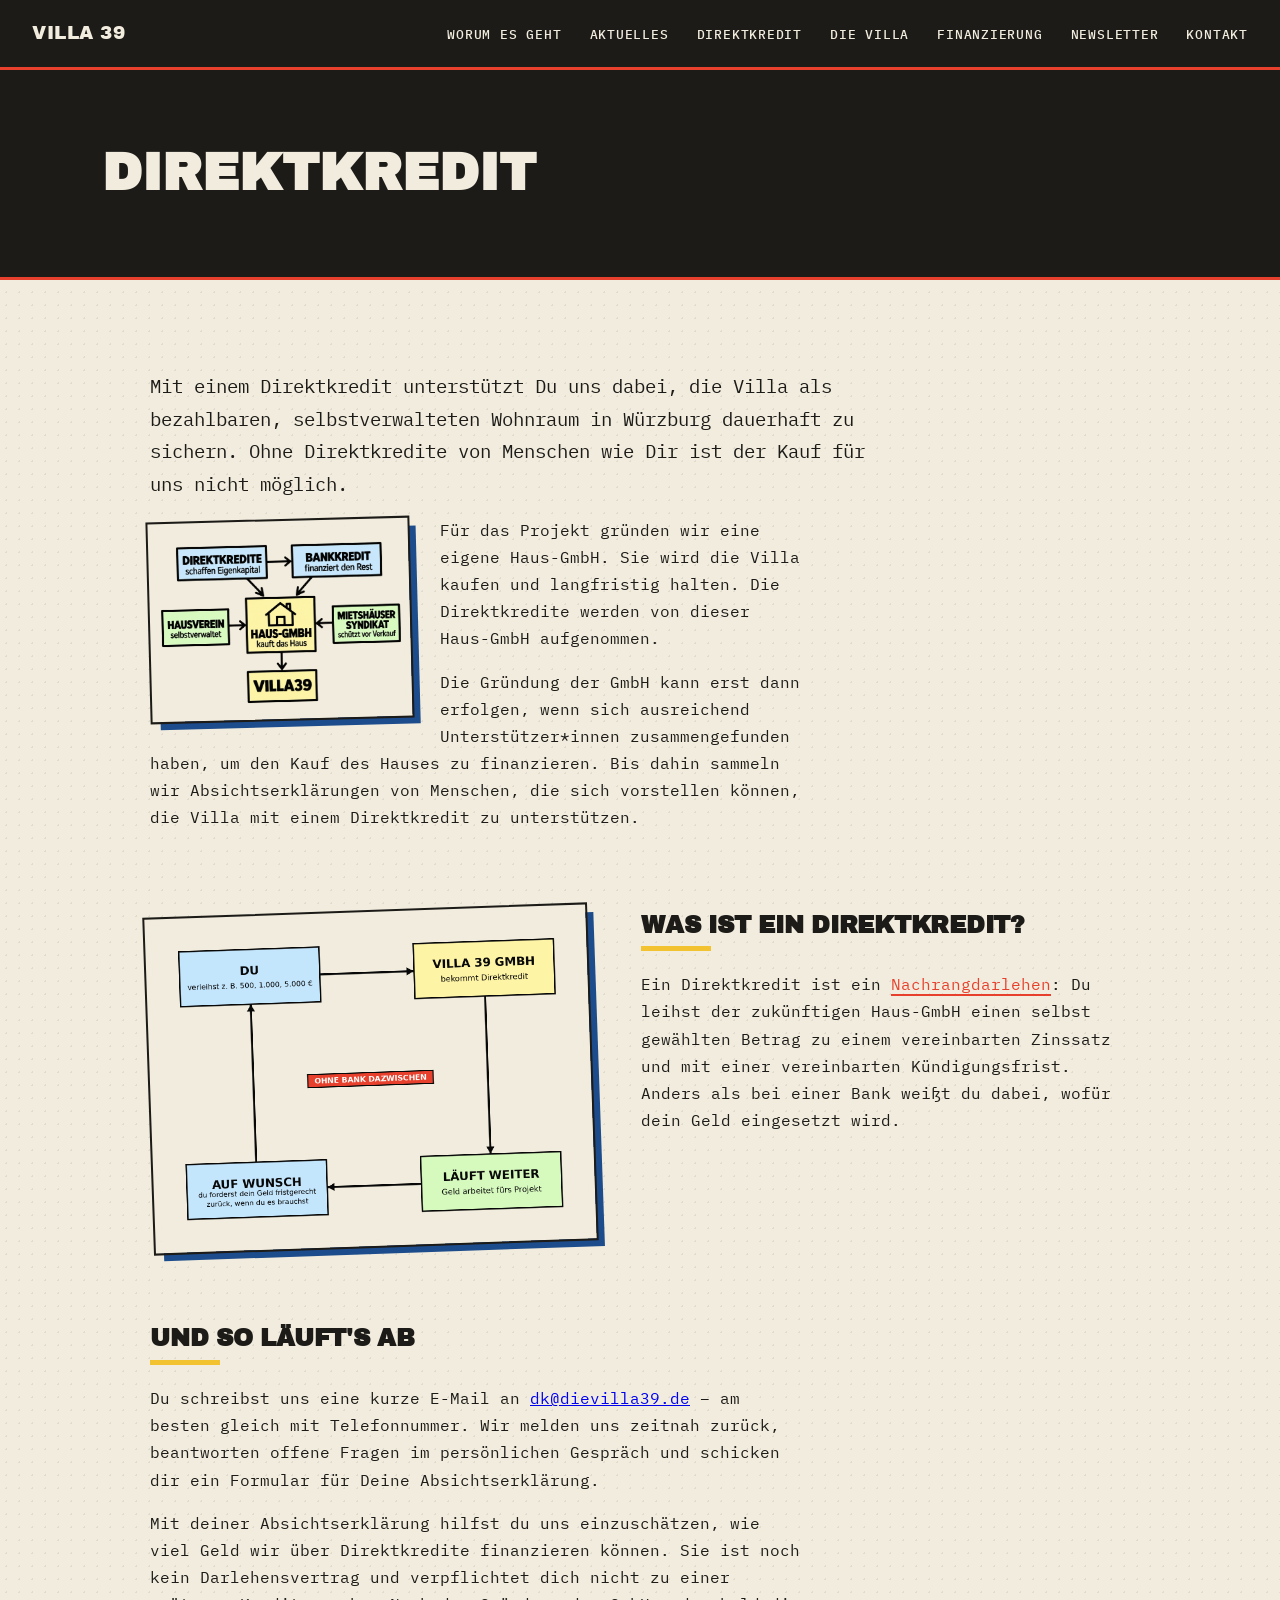
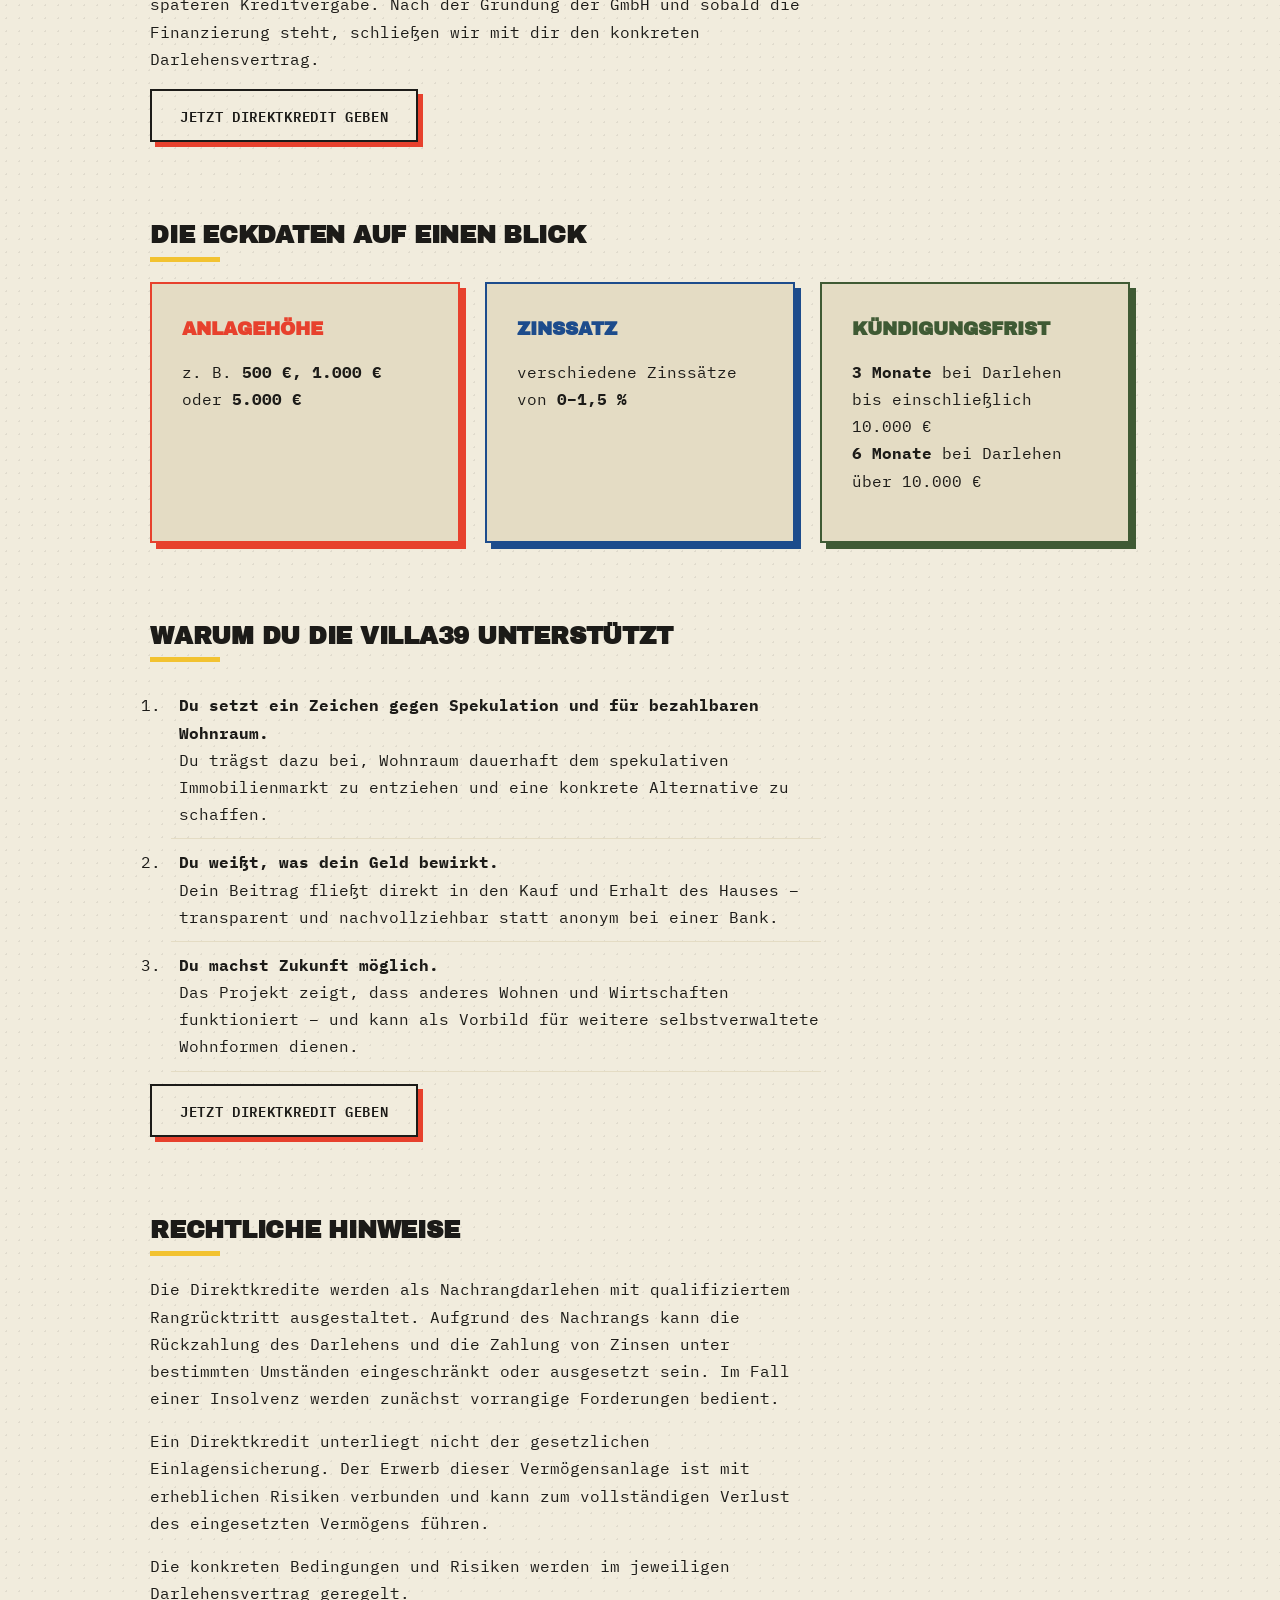
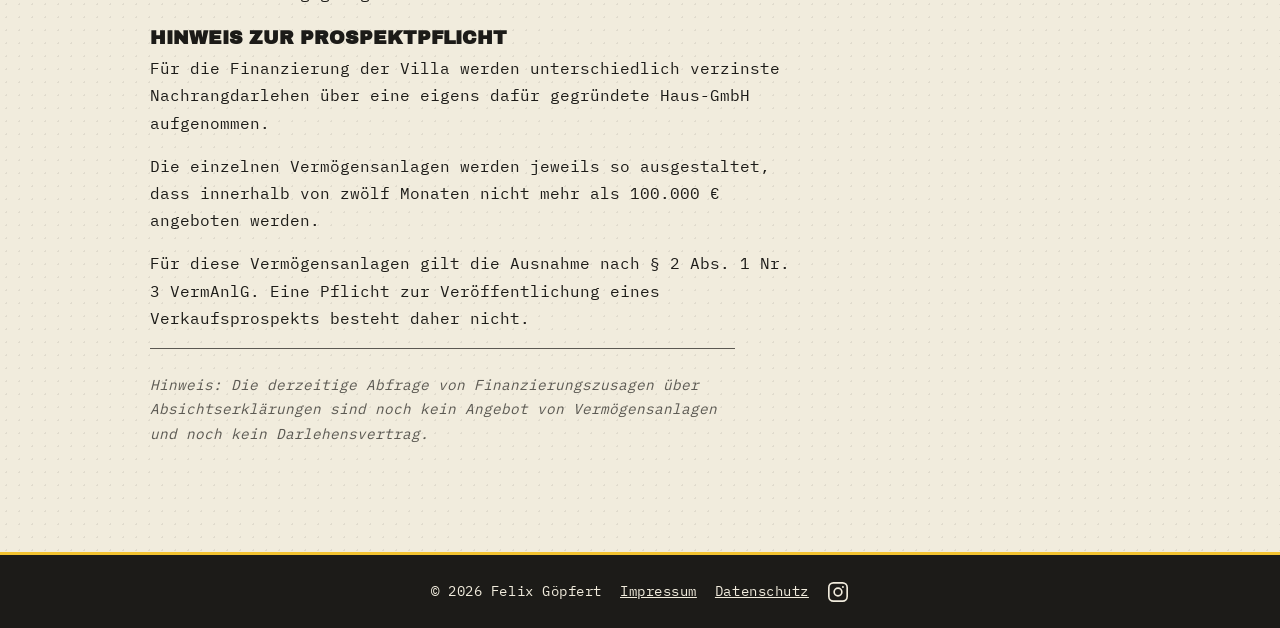
<file: direktkredit.html>
<!DOCTYPE html>
<html lang="de">

<head>
    <meta charset="UTF-8">
    <meta name="viewport" content="width=device-width, initial-scale=1.0">

    <title>Direktkredit – Villa 39 unterstützen</title>

    <meta name="description" content="So unterstützt du die Villa 39 mit einem Direktkredit: Ablauf, Zinsen ab 0 %, Kündigungsfristen und rechtliche Hinweise auf einen Blick.">
    <link rel="canonical" href="https://dievilla39.de/direktkredit.html">

    <meta property="og:type" content="website">
    <meta property="og:site_name" content="Villa 39">
    <meta property="og:locale" content="de_DE">
    <meta property="og:title" content="Direktkredit – Villa 39 unterstützen">
    <meta property="og:description" content="So unterstützt du die Villa 39 mit einem Direktkredit: Ablauf, Zinsen ab 0 %, Kündigungsfristen und rechtliche Hinweise auf einen Blick.">
    <meta property="og:url" content="https://dievilla39.de/direktkredit.html">
    <meta property="og:image" content="https://dievilla39.de/images/og-image.jpg">
    <meta property="og:image:width" content="1200">
    <meta property="og:image:height" content="630">
    <meta name="twitter:card" content="summary_large_image">

    <link rel="icon" href="favicon.ico" sizes="any">
    <link rel="icon" type="image/png" sizes="32x32" href="favicon-32x32.png">
    <link rel="icon" type="image/png" sizes="16x16" href="favicon-16x16.png">
    <link rel="icon" type="image/png" sizes="192x192" href="favicon-192.png">
    <link rel="apple-touch-icon" href="apple-touch-icon.png">


    <link rel="stylesheet" href="style.css">
</head>

<body>

    <nav>

        <a href="index.html" class="logo">Villa 39</a>

        <button class="hamburger" id="hamburgerBtn" aria-label="Menü öffnen" aria-expanded="false">
            <span></span>
            <span></span>
            <span></span>
        </button>

        <ul id="navLinks">
            <li><a href="index.html#about">Worum es geht</a></li>
            <li><a href="aktuelles.html">Aktuelles</a></li>
            <li><a href="direktkredit.html">Direktkredit</a></li>
            <li><a href="geschichte.html">Die Villa</a></li>
            <li><a href="finanzierung.html">Finanzierung</a></li>
            <li><a href="index.html#newsletter">Newsletter</a></li>
            <li><a href="index.html#contact">Kontakt</a></li>
        </ul>

    </nav>

    <header class="subpage-hero">
        <h1>Direktkredit</h1>
    </header>

    <main class="subpage-content subpage-content--wide">

        <p class="story-lead">Mit einem Direktkredit unterstützt Du uns dabei, die Villa als bezahlbaren, selbstverwalteten Wohnraum in Würzburg dauerhaft zu sichern. Ohne Direktkredite von Menschen wie Dir ist der Kauf für uns nicht möglich.</p>

        <img class="subpage-image subpage-image--compact" src="images/gallery5.png" alt="Illustration Finanzierung">

        <p>Für das Projekt gründen wir eine eigene Haus-GmbH. Sie wird die Villa kaufen und langfristig halten. Die Direktkredite werden von dieser Haus-GmbH aufgenommen.</p>

        <p>Die Gründung der GmbH kann erst dann erfolgen, wenn sich ausreichend Unterstützer*innen zusammengefunden haben, um den Kauf des Hauses zu finanzieren. Bis dahin sammeln wir Absichtserklärungen von Menschen, die sich vorstellen können, die Villa mit einem Direktkredit zu unterstützen.</p>

        <div class="about-grid">
            <img loading="lazy" src="images/direktkredit-diagramm.png" alt="Wie ein Direktkredit funktioniert">
            <div>
                <h2>Was ist ein Direktkredit?</h2>
                <p>
                    Ein Direktkredit ist ein <a href="#rechtliche-hinweise" class="inline-link">Nachrangdarlehen</a>: Du leihst der zukünftigen Haus-GmbH einen selbst gewählten Betrag zu einem vereinbarten Zinssatz und mit einer vereinbarten Kündigungsfrist. Anders als bei einer Bank weißt du dabei, wofür dein Geld eingesetzt wird.
                </p>
            </div>
        </div>

        <h2>Und so läuft's ab</h2>

        <p>
            Du schreibst uns eine kurze E-Mail an <a href="mailto:dk@dievilla39.de">dk@dievilla39.de</a> – am besten gleich mit Telefonnummer. Wir melden uns zeitnah zurück, beantworten offene Fragen im persönlichen Gespräch und schicken dir ein Formular für Deine Absichtserklärung.
        </p>

        <p>
            Mit deiner Absichtserklärung hilfst du uns einzuschätzen, wie viel Geld wir über Direktkredite finanzieren können. Sie ist noch kein Darlehensvertrag und verpflichtet dich nicht zu einer späteren Kreditvergabe. Nach der Gründung der GmbH und sobald die Finanzierung steht, schließen wir mit dir den konkreten Darlehensvertrag.
        </p>

        <p class="about-cta"><a href="mailto:dk@dievilla39.de?subject=Interesse%20an%20einem%20Direktkredit&body=Hallo%20liebe%20Villa%2039%2C%0A%0Aich%20m%C3%B6chte%20euch%20gerne%20mit%20einem%20Direktkredit%20unterst%C3%BCtzen.%0A%0AGew%C3%BCnschter%20Betrag%3A%20%0AGew%C3%BCnschte%20Laufzeit%3A%20%0AMeine%20Telefonnummer%3A%20%0A%0AViele%20Gr%C3%BC%C3%9Fe" class="button button--dark">Jetzt Direktkredit geben</a></p>

        <h2>Die Eckdaten auf einen Blick</h2>

        <div class="cards">

            <div class="card card--static">
                <h3>Anlagehöhe</h3>
                <p>z. B. <strong>500 €, 1.000 €</strong> oder <strong>5.000 €</strong></p>
            </div>

            <div class="card card--static">
                <h3>Zinssatz</h3>
                <p>verschiedene Zinssätze von <strong>0–1,5 %</strong></p>
            </div>

            <div class="card card--static">
                <h3>Kündigungsfrist</h3>
                <p><strong>3 Monate</strong> bei Darlehen bis einschließlich 10.000 €<br><strong>6 Monate</strong> bei Darlehen über 10.000 €</p>
            </div>

        </div>

        <h2>Warum du die Villa39 unterstützt</h2>

        <ol class="subpage-list">
            <li>
                <strong>Du setzt ein Zeichen gegen Spekulation und für bezahlbaren Wohnraum.</strong><br>
                Du trägst dazu bei, Wohnraum dauerhaft dem spekulativen Immobilienmarkt zu entziehen und eine konkrete Alternative zu schaffen.
            </li>
            <li>
                <strong>Du weißt, was dein Geld bewirkt.</strong><br>
                Dein Beitrag fließt direkt in den Kauf und Erhalt des Hauses – transparent und nachvollziehbar statt anonym bei einer Bank.
            </li>
            <li>
                <strong>Du machst Zukunft möglich.</strong><br>
                Das Projekt zeigt, dass anderes Wohnen und Wirtschaften funktioniert – und kann als Vorbild für weitere selbstverwaltete Wohnformen dienen.
            </li>
        </ol>

        <p class="about-cta"><a href="mailto:dk@dievilla39.de?subject=Interesse%20an%20einem%20Direktkredit&body=Hallo%20liebe%20Villa%2039%2C%0A%0Aich%20m%C3%B6chte%20euch%20gerne%20mit%20einem%20Direktkredit%20unterst%C3%BCtzen.%0A%0AGew%C3%BCnschter%20Betrag%3A%20%0AGew%C3%BCnschte%20Laufzeit%3A%20%0AMeine%20Telefonnummer%3A%20%0A%0AViele%20Gr%C3%BC%C3%9Fe" class="button button--dark">Jetzt Direktkredit geben</a></p>

        <h2 id="rechtliche-hinweise">Rechtliche Hinweise</h2>

        <p>
            Die Direktkredite werden als Nachrangdarlehen mit qualifiziertem Rangrücktritt ausgestaltet. Aufgrund des Nachrangs kann die Rückzahlung des Darlehens und die Zahlung von Zinsen unter bestimmten Umständen eingeschränkt oder ausgesetzt sein. Im Fall einer Insolvenz werden zunächst vorrangige Forderungen bedient.
        </p>

        <p>
            Ein Direktkredit unterliegt nicht der gesetzlichen Einlagensicherung. Der Erwerb dieser Vermögensanlage ist mit erheblichen Risiken verbunden und kann zum vollständigen Verlust des eingesetzten Vermögens führen.
        </p>

        <p>
            Die konkreten Bedingungen und Risiken werden im jeweiligen Darlehensvertrag geregelt.
        </p>

        <h3>Hinweis zur Prospektpflicht</h3>

        <p>
            Für die Finanzierung der Villa werden unterschiedlich verzinste Nachrangdarlehen über eine eigens dafür gegründete Haus-GmbH aufgenommen.
        </p>

        <p>
            Die einzelnen Vermögensanlagen werden jeweils so ausgestaltet, dass innerhalb von zwölf Monaten nicht mehr als 100.000 € angeboten werden.
        </p>

        <p>
            Für diese Vermögensanlagen gilt die Ausnahme nach § 2 Abs. 1 Nr. 3 VermAnlG. Eine Pflicht zur Veröffentlichung eines Verkaufsprospekts besteht daher nicht.
        </p>

        <p class="subpage-note">
            Hinweis: Die derzeitige Abfrage von Finanzierungszusagen über Absichtserklärungen sind noch kein Angebot von Vermögensanlagen und noch kein Darlehensvertrag.
        </p>

    </main>

    <footer>

        <p>© 2026 Felix Göpfert</p>
        <p><a href="impressum.html">Impressum</a></p>
        <p><a href="datenschutz.html">Datenschutz</a></p>

        <a href="https://www.instagram.com/dievilla39" target="_blank" rel="noopener" class="footer-social" aria-label="Villa 39 auf Instagram">
            <svg viewBox="0 0 24 24" width="22" height="22" fill="none" stroke="currentColor" stroke-width="1.8">
                <rect x="2" y="2" width="20" height="20" rx="5"/>
                <circle cx="12" cy="12" r="4.2"/>
                <circle cx="17.4" cy="6.6" r="1.1" fill="currentColor" stroke="none"/>
            </svg>
        </a>

    </footer>

    <script>
        const hamburgerBtn = document.getElementById('hamburgerBtn');
        const navLinks = document.getElementById('navLinks');

        hamburgerBtn.addEventListener('click', () => {
            const isOpen = navLinks.classList.toggle('is-open');
            hamburgerBtn.classList.toggle('is-open', isOpen);
            hamburgerBtn.setAttribute('aria-expanded', isOpen);
        });

        navLinks.querySelectorAll('a').forEach(link => {
            link.addEventListener('click', () => {
                navLinks.classList.remove('is-open');
                hamburgerBtn.classList.remove('is-open');
                hamburgerBtn.setAttribute('aria-expanded', 'false');
            });
        });
    </script>


</body>

</html>
</file>
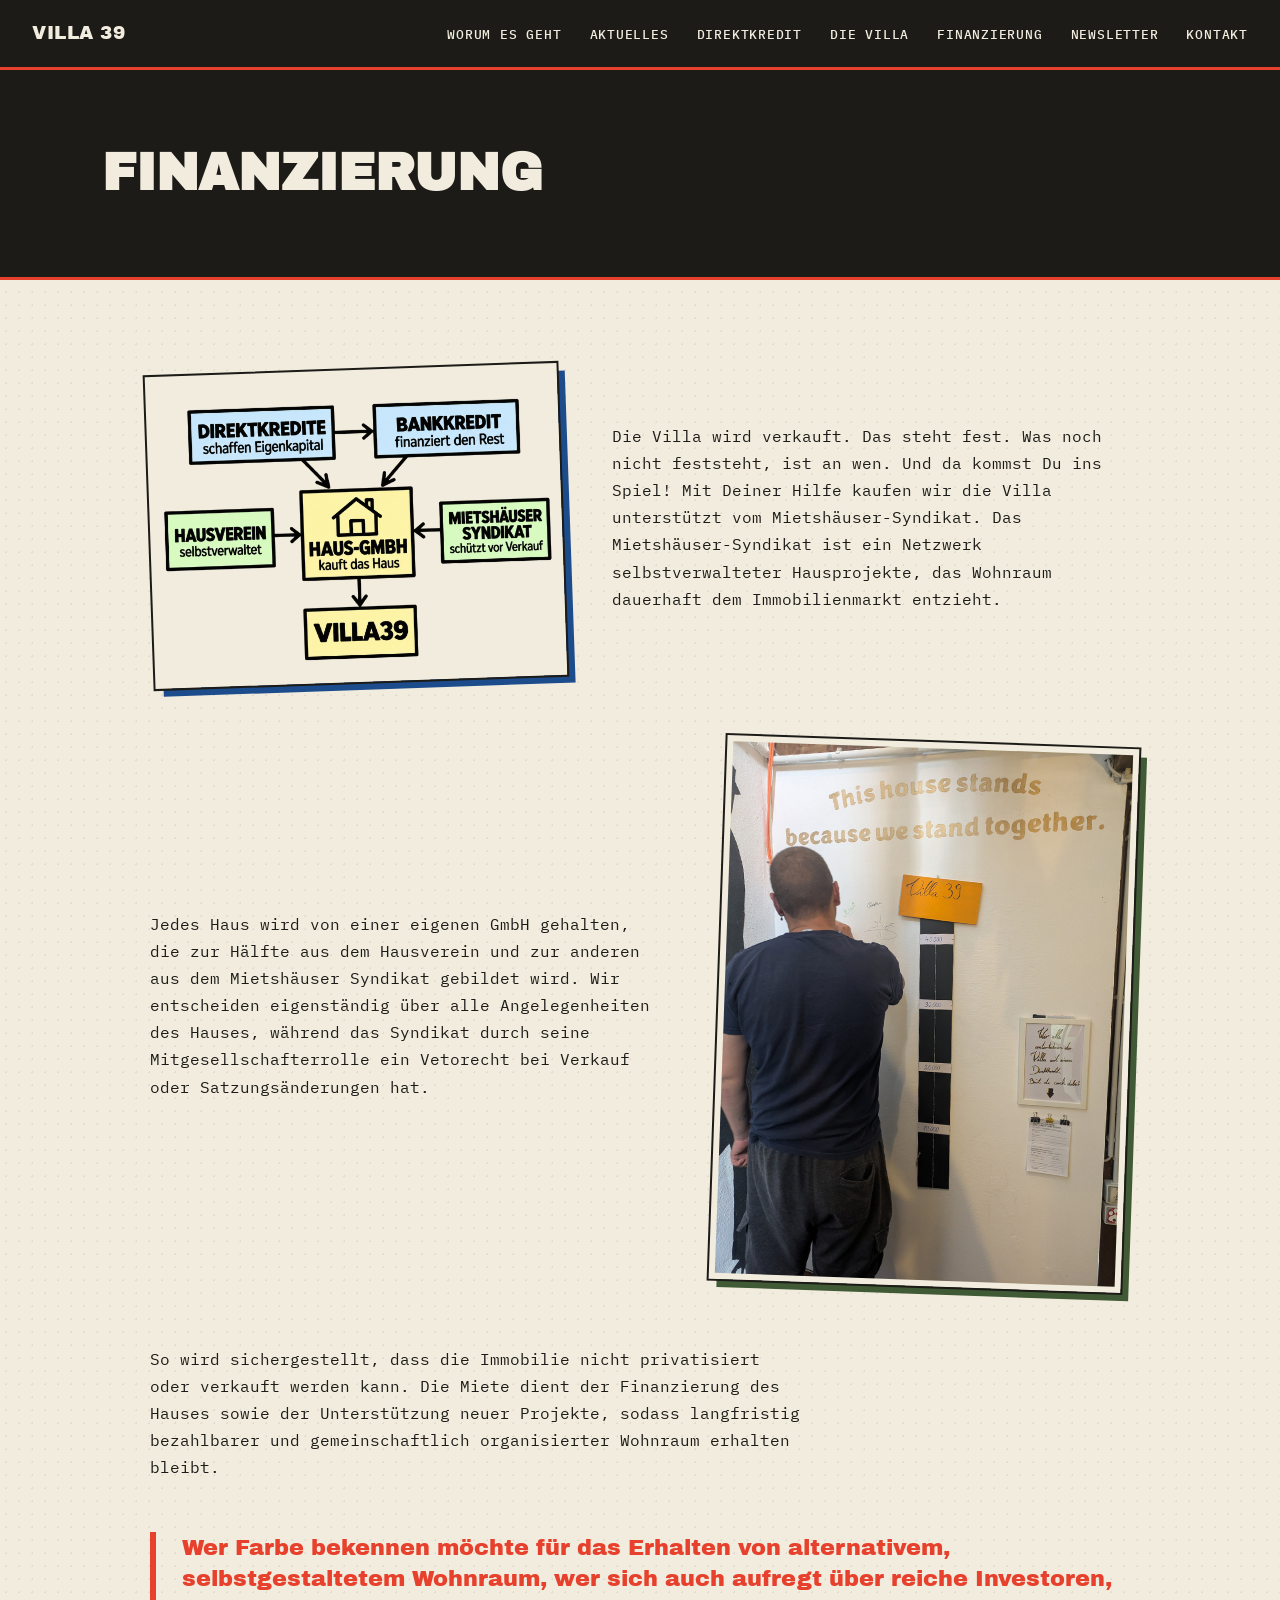
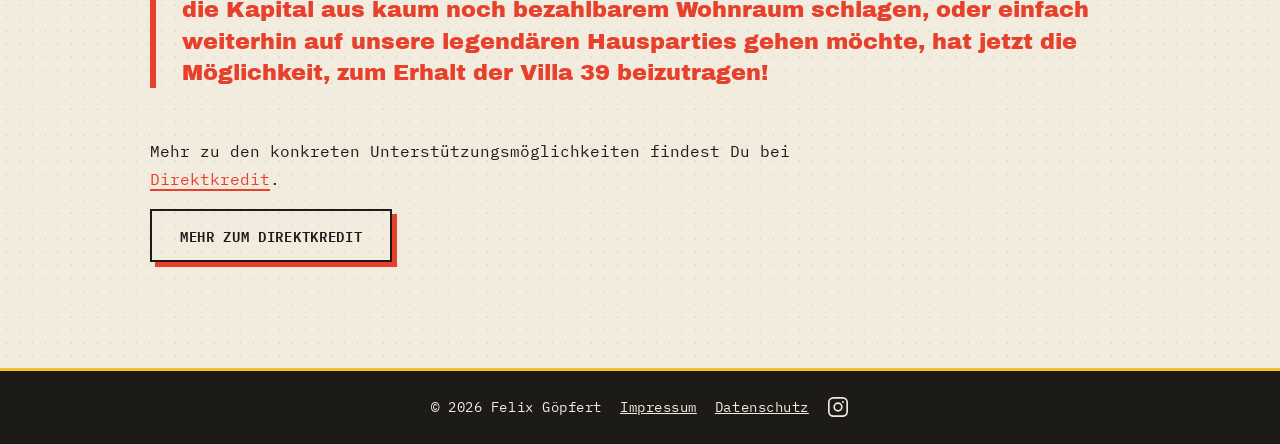
<file: finanzierung.html>
<!DOCTYPE html>
<html lang="de">

<head>
    <meta charset="UTF-8">
    <meta name="viewport" content="width=device-width, initial-scale=1.0">

    <title>Finanzierung – So kaufen wir die Villa 39</title>

    <meta name="description" content="Wie wir die Villa 39 mit dem Mietshäuser-Syndikat kaufen und dauerhaft dem Immobilienmarkt entziehen: GmbH, Hausverein und Direktkredite erklärt.">
    <link rel="canonical" href="https://dievilla39.de/finanzierung.html">

    <meta property="og:type" content="website">
    <meta property="og:site_name" content="Villa 39">
    <meta property="og:locale" content="de_DE">
    <meta property="og:title" content="Finanzierung – So kaufen wir die Villa 39">
    <meta property="og:description" content="Wie wir die Villa 39 mit dem Mietshäuser-Syndikat kaufen und dauerhaft dem Immobilienmarkt entziehen: GmbH, Hausverein und Direktkredite erklärt.">
    <meta property="og:url" content="https://dievilla39.de/finanzierung.html">
    <meta property="og:image" content="https://dievilla39.de/images/og-image.jpg">
    <meta property="og:image:width" content="1200">
    <meta property="og:image:height" content="630">
    <meta name="twitter:card" content="summary_large_image">

    <link rel="icon" href="favicon.ico" sizes="any">
    <link rel="icon" type="image/png" sizes="32x32" href="favicon-32x32.png">
    <link rel="icon" type="image/png" sizes="16x16" href="favicon-16x16.png">
    <link rel="icon" type="image/png" sizes="192x192" href="favicon-192.png">
    <link rel="apple-touch-icon" href="apple-touch-icon.png">


    <link rel="stylesheet" href="style.css">
</head>

<body>

    <nav>

        <a href="index.html" class="logo">Villa 39</a>

        <button class="hamburger" id="hamburgerBtn" aria-label="Menü öffnen" aria-expanded="false">
            <span></span>
            <span></span>
            <span></span>
        </button>

        <ul id="navLinks">
            <li><a href="index.html#about">Worum es geht</a></li>
            <li><a href="aktuelles.html">Aktuelles</a></li>
            <li><a href="direktkredit.html">Direktkredit</a></li>
            <li><a href="geschichte.html">Die Villa</a></li>
            <li><a href="finanzierung.html">Finanzierung</a></li>
            <li><a href="index.html#newsletter">Newsletter</a></li>
            <li><a href="index.html#contact">Kontakt</a></li>
        </ul>

    </nav>

    <header class="subpage-hero">
        <h1>Finanzierung</h1>
    </header>

    <main class="subpage-content subpage-content--wide">

        <div class="story-row c-blue">
                <img loading="lazy" src="images/gallery5.png" alt="Illustration Finanzierung">
                <p>Die Villa wird verkauft. Das steht fest. Was noch nicht feststeht, ist an wen. Und da kommst Du ins Spiel! Mit Deiner Hilfe kaufen wir die Villa unterstützt vom Mietshäuser-Syndikat. Das Mietshäuser-Syndikat ist ein Netzwerk selbstverwalteter Hausprojekte, das Wohnraum dauerhaft dem Immobilienmarkt entzieht.</p>
            </div>

        <div class="story-row reverse c-green">
                <img loading="lazy" src="images/moneymeter.jpg" alt="Money Meter">
                <p>Jedes Haus wird von einer eigenen GmbH gehalten, die zur Hälfte aus dem Hausverein und zur anderen aus dem Mietshäuser Syndikat gebildet wird. Wir entscheiden eigenständig über alle Angelegenheiten des Hauses, während das Syndikat durch seine Mitgesellschafterrolle ein Vetorecht bei Verkauf oder Satzungsänderungen hat.</p>
            </div>

        <p>So wird sichergestellt, dass die Immobilie nicht privatisiert oder verkauft werden kann. Die Miete dient der Finanzierung des Hauses sowie der Unterstützung neuer Projekte, sodass langfristig bezahlbarer und gemeinschaftlich organisierter Wohnraum erhalten bleibt.</p>

        <p class="story-pullquote">Wer Farbe bekennen möchte für das Erhalten von alternativem, selbstgestaltetem Wohnraum, wer sich auch aufregt über reiche Investoren, die Kapital aus kaum noch bezahlbarem Wohnraum schlagen, oder einfach weiterhin auf unsere legendären Hausparties gehen möchte, hat jetzt die Möglichkeit, zum Erhalt der Villa 39 beizutragen!</p>

        <p>
                Mehr zu den konkreten Unterstützungsmöglichkeiten findest Du bei
                <a href="direktkredit.html" class="inline-link">Direktkredit</a>.
            </p>

        <p class="about-cta"><a href="direktkredit.html" class="button button--dark">Mehr zum Direktkredit</a></p>

    </main>

    <footer>

        <p>© 2026 Felix Göpfert</p>
        <p><a href="impressum.html">Impressum</a></p>
        <p><a href="datenschutz.html">Datenschutz</a></p>

        <a href="https://www.instagram.com/dievilla39" target="_blank" rel="noopener" class="footer-social" aria-label="Villa 39 auf Instagram">
            <svg viewBox="0 0 24 24" width="22" height="22" fill="none" stroke="currentColor" stroke-width="1.8">
                <rect x="2" y="2" width="20" height="20" rx="5"/>
                <circle cx="12" cy="12" r="4.2"/>
                <circle cx="17.4" cy="6.6" r="1.1" fill="currentColor" stroke="none"/>
            </svg>
        </a>

    </footer>

    <script>
        const hamburgerBtn = document.getElementById('hamburgerBtn');
        const navLinks = document.getElementById('navLinks');

        hamburgerBtn.addEventListener('click', () => {
            const isOpen = navLinks.classList.toggle('is-open');
            hamburgerBtn.classList.toggle('is-open', isOpen);
            hamburgerBtn.setAttribute('aria-expanded', isOpen);
        });

        navLinks.querySelectorAll('a').forEach(link => {
            link.addEventListener('click', () => {
                navLinks.classList.remove('is-open');
                hamburgerBtn.classList.remove('is-open');
                hamburgerBtn.setAttribute('aria-expanded', 'false');
            });
        });
    </script>


</body>

</html>
</file>
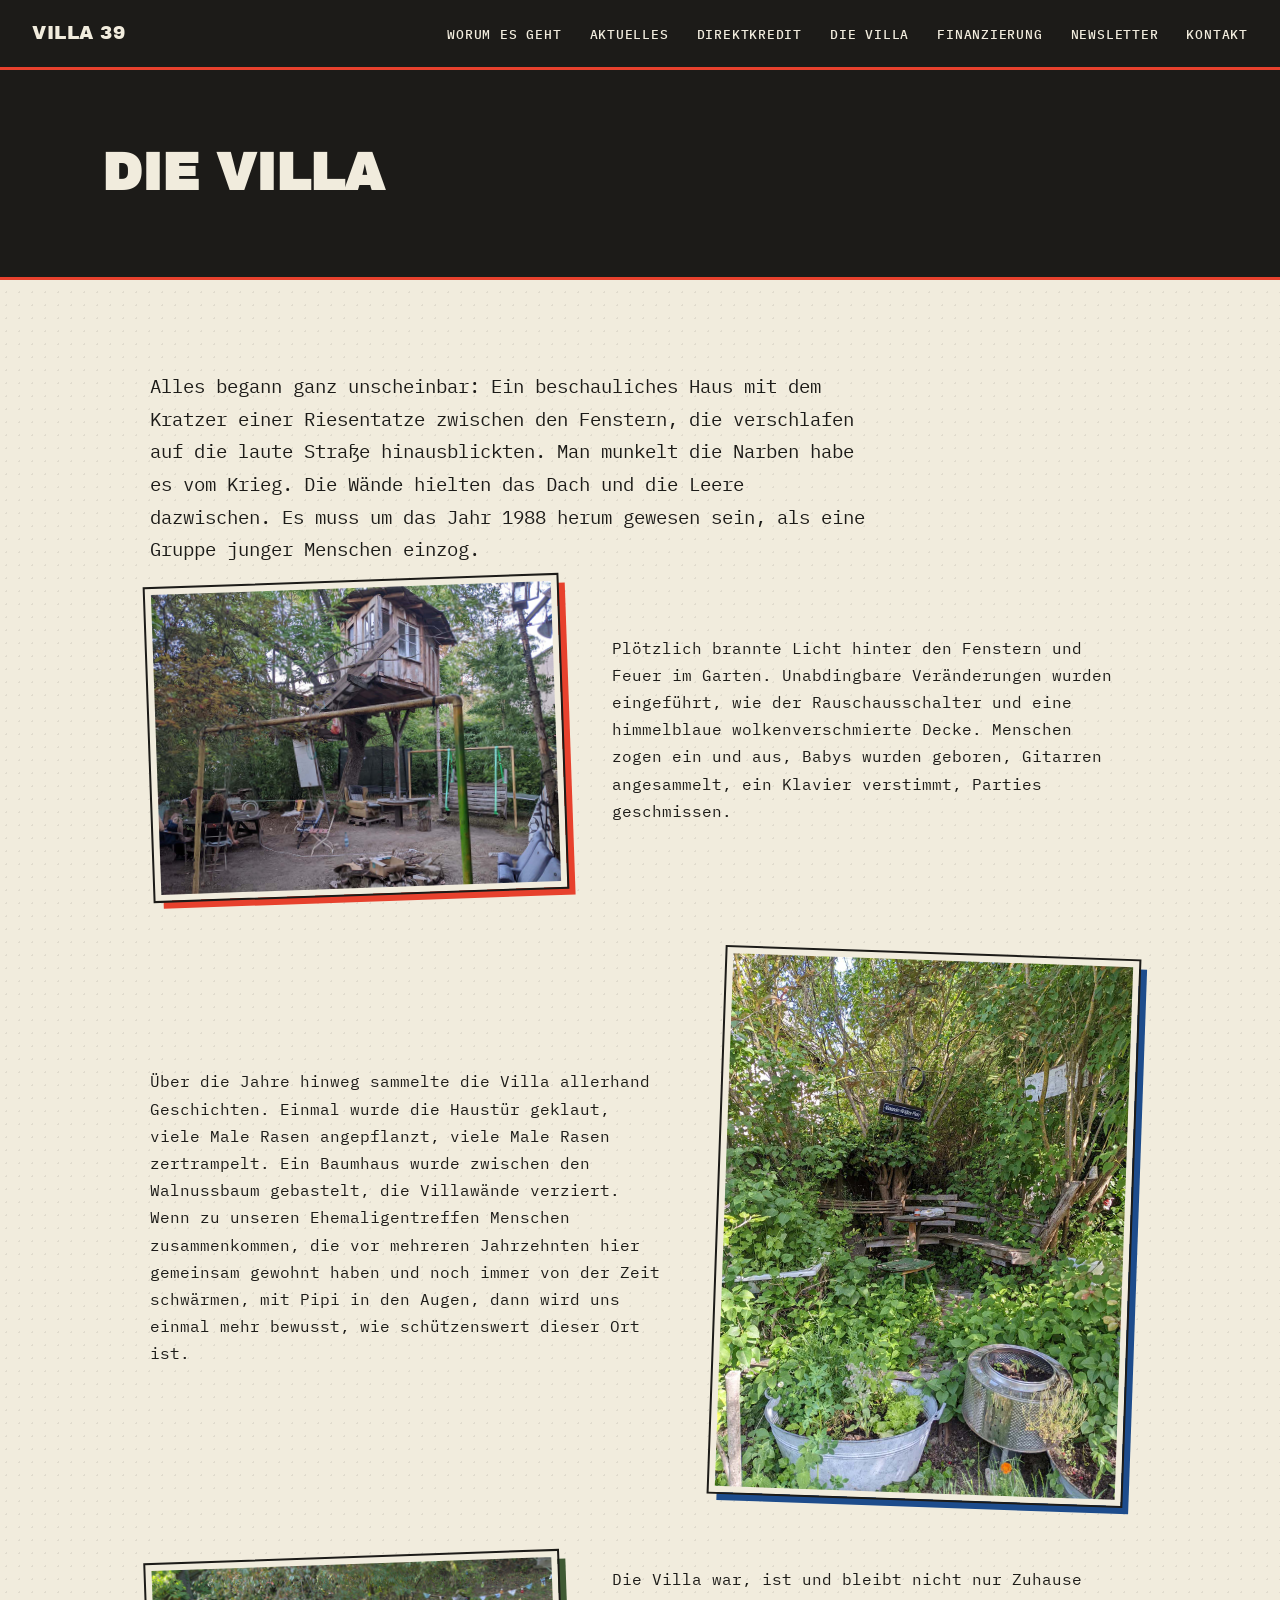
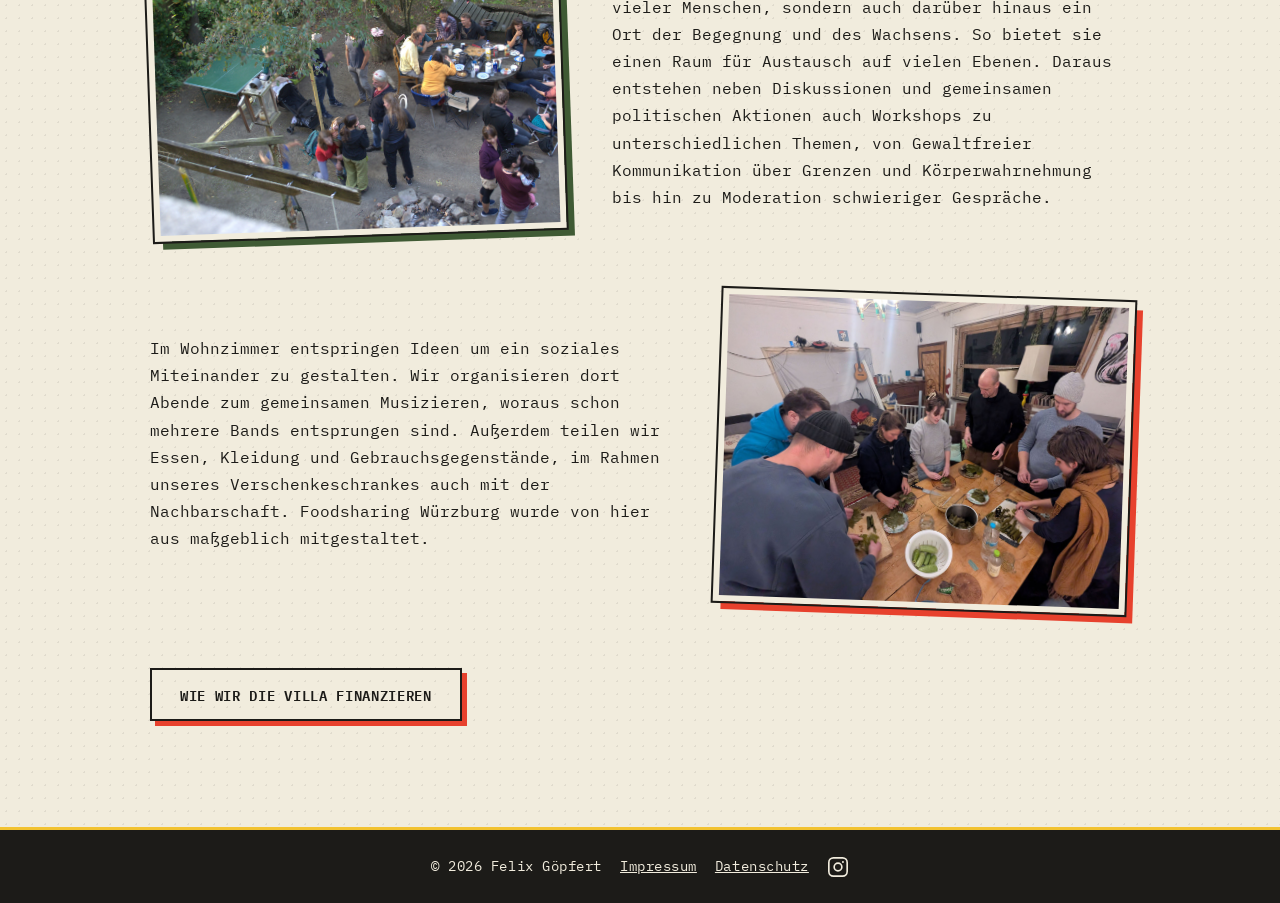
<file: geschichte.html>
<!DOCTYPE html>
<html lang="de">

<head>
    <meta charset="UTF-8">
    <meta name="viewport" content="width=device-width, initial-scale=1.0">

    <title>Die Villa – Geschichte der Villa 39 in Würzburg</title>

    <meta name="description" content="Seit fast 50 Jahren lebt in der Villa 39 in Würzburg eine bunte Gemeinschaft. Die Geschichte unseres Hauses: Feste, Workshops und ein Ort der Begegnung.">
    <link rel="canonical" href="https://dievilla39.de/geschichte.html">

    <meta property="og:type" content="website">
    <meta property="og:site_name" content="Villa 39">
    <meta property="og:locale" content="de_DE">
    <meta property="og:title" content="Die Villa – Geschichte der Villa 39 in Würzburg">
    <meta property="og:description" content="Seit fast 50 Jahren lebt in der Villa 39 in Würzburg eine bunte Gemeinschaft. Die Geschichte unseres Hauses: Feste, Workshops und ein Ort der Begegnung.">
    <meta property="og:url" content="https://dievilla39.de/geschichte.html">
    <meta property="og:image" content="https://dievilla39.de/images/og-image.jpg">
    <meta property="og:image:width" content="1200">
    <meta property="og:image:height" content="630">
    <meta name="twitter:card" content="summary_large_image">

    <link rel="icon" href="favicon.ico" sizes="any">
    <link rel="icon" type="image/png" sizes="32x32" href="favicon-32x32.png">
    <link rel="icon" type="image/png" sizes="16x16" href="favicon-16x16.png">
    <link rel="icon" type="image/png" sizes="192x192" href="favicon-192.png">
    <link rel="apple-touch-icon" href="apple-touch-icon.png">


    <link rel="stylesheet" href="style.css">
</head>

<body>

    <nav>

        <a href="index.html" class="logo">Villa 39</a>

        <button class="hamburger" id="hamburgerBtn" aria-label="Menü öffnen" aria-expanded="false">
            <span></span>
            <span></span>
            <span></span>
        </button>

        <ul id="navLinks">
            <li><a href="index.html#about">Worum es geht</a></li>
            <li><a href="aktuelles.html">Aktuelles</a></li>
            <li><a href="direktkredit.html">Direktkredit</a></li>
            <li><a href="geschichte.html">Die Villa</a></li>
            <li><a href="finanzierung.html">Finanzierung</a></li>
            <li><a href="index.html#newsletter">Newsletter</a></li>
            <li><a href="index.html#contact">Kontakt</a></li>
        </ul>

    </nav>

    <header class="subpage-hero">
        <h1>Die Villa</h1>
    </header>

    <main class="subpage-content subpage-content--wide">

        <p class="story-lead">Alles begann ganz unscheinbar: Ein beschauliches Haus mit dem Kratzer einer Riesentatze zwischen den Fenstern, die verschlafen auf die laute Straße hinausblickten. Man munkelt die Narben habe es vom Krieg. Die Wände hielten das Dach und die Leere dazwischen. Es muss um das Jahr 1988 herum gewesen sein, als eine Gruppe junger Menschen einzog.</p>

        <div class="story-row c-red">
                <img loading="lazy" src="images/gallery3.jpg" alt="Lagerfeuer">
                <p>Plötzlich brannte Licht hinter den Fenstern und Feuer im Garten. Unabdingbare Veränderungen wurden eingeführt, wie der Rauschausschalter und eine himmelblaue wolkenverschmierte Decke. Menschen zogen ein und aus, Babys wurden geboren, Gitarren angesammelt, ein Klavier verstimmt, Parties geschmissen.</p>
            </div>

        <div class="story-row reverse c-blue">
                <img loading="lazy" src="images/gallery1.jpg" alt="Baumhaus">
                <p>Über die Jahre hinweg sammelte die Villa allerhand Geschichten. Einmal wurde die Haustür geklaut, viele Male Rasen angepflanzt, viele Male Rasen zertrampelt. Ein Baumhaus wurde zwischen den Walnussbaum gebastelt, die Villawände verziert. Wenn zu unseren Ehemaligentreffen Menschen zusammenkommen, die vor mehreren Jahrzehnten hier gemeinsam gewohnt haben und noch immer von der Zeit schwärmen, mit Pipi in den Augen, dann wird uns einmal mehr bewusst, wie schützenswert dieser Ort ist.</p>
            </div>

        <div class="story-row c-green">
                <img loading="lazy" src="images/gallery4.jpg" alt="Küche">
                <p>Die Villa war, ist und bleibt nicht nur Zuhause vieler Menschen, sondern auch darüber hinaus ein Ort der Begegnung und des Wachsens. So bietet sie einen Raum für Austausch auf vielen Ebenen. Daraus entstehen neben Diskussionen und gemeinsamen politischen Aktionen auch Workshops zu unterschiedlichen Themen, von Gewaltfreier Kommunikation über Grenzen und Körperwahrnehmung bis hin zu Moderation schwieriger Gespräche.</p>
            </div>

        <div class="story-row reverse c-red">
                <img loading="lazy" src="images/gallery2.jpg" alt="Wohnzimmer">
                <p>Im Wohnzimmer entspringen Ideen um ein soziales Miteinander zu gestalten. Wir organisieren dort Abende zum gemeinsamen Musizieren, woraus schon mehrere Bands entsprungen sind. Außerdem teilen wir Essen, Kleidung und Gebrauchsgegenstände, im Rahmen unseres Verschenkeschrankes auch mit der Nachbarschaft. Foodsharing Würzburg wurde von hier aus maßgeblich mitgestaltet.</p>
            </div>

        <p class="about-cta"><a href="finanzierung.html" class="button button--dark">Wie wir die Villa finanzieren</a></p>

    </main>

    <footer>

        <p>© 2026 Felix Göpfert</p>
        <p><a href="impressum.html">Impressum</a></p>
        <p><a href="datenschutz.html">Datenschutz</a></p>

        <a href="https://www.instagram.com/dievilla39" target="_blank" rel="noopener" class="footer-social" aria-label="Villa 39 auf Instagram">
            <svg viewBox="0 0 24 24" width="22" height="22" fill="none" stroke="currentColor" stroke-width="1.8">
                <rect x="2" y="2" width="20" height="20" rx="5"/>
                <circle cx="12" cy="12" r="4.2"/>
                <circle cx="17.4" cy="6.6" r="1.1" fill="currentColor" stroke="none"/>
            </svg>
        </a>

    </footer>

    <script>
        const hamburgerBtn = document.getElementById('hamburgerBtn');
        const navLinks = document.getElementById('navLinks');

        hamburgerBtn.addEventListener('click', () => {
            const isOpen = navLinks.classList.toggle('is-open');
            hamburgerBtn.classList.toggle('is-open', isOpen);
            hamburgerBtn.setAttribute('aria-expanded', isOpen);
        });

        navLinks.querySelectorAll('a').forEach(link => {
            link.addEventListener('click', () => {
                navLinks.classList.remove('is-open');
                hamburgerBtn.classList.remove('is-open');
                hamburgerBtn.setAttribute('aria-expanded', 'false');
            });
        });
    </script>


</body>

</html>
</file>
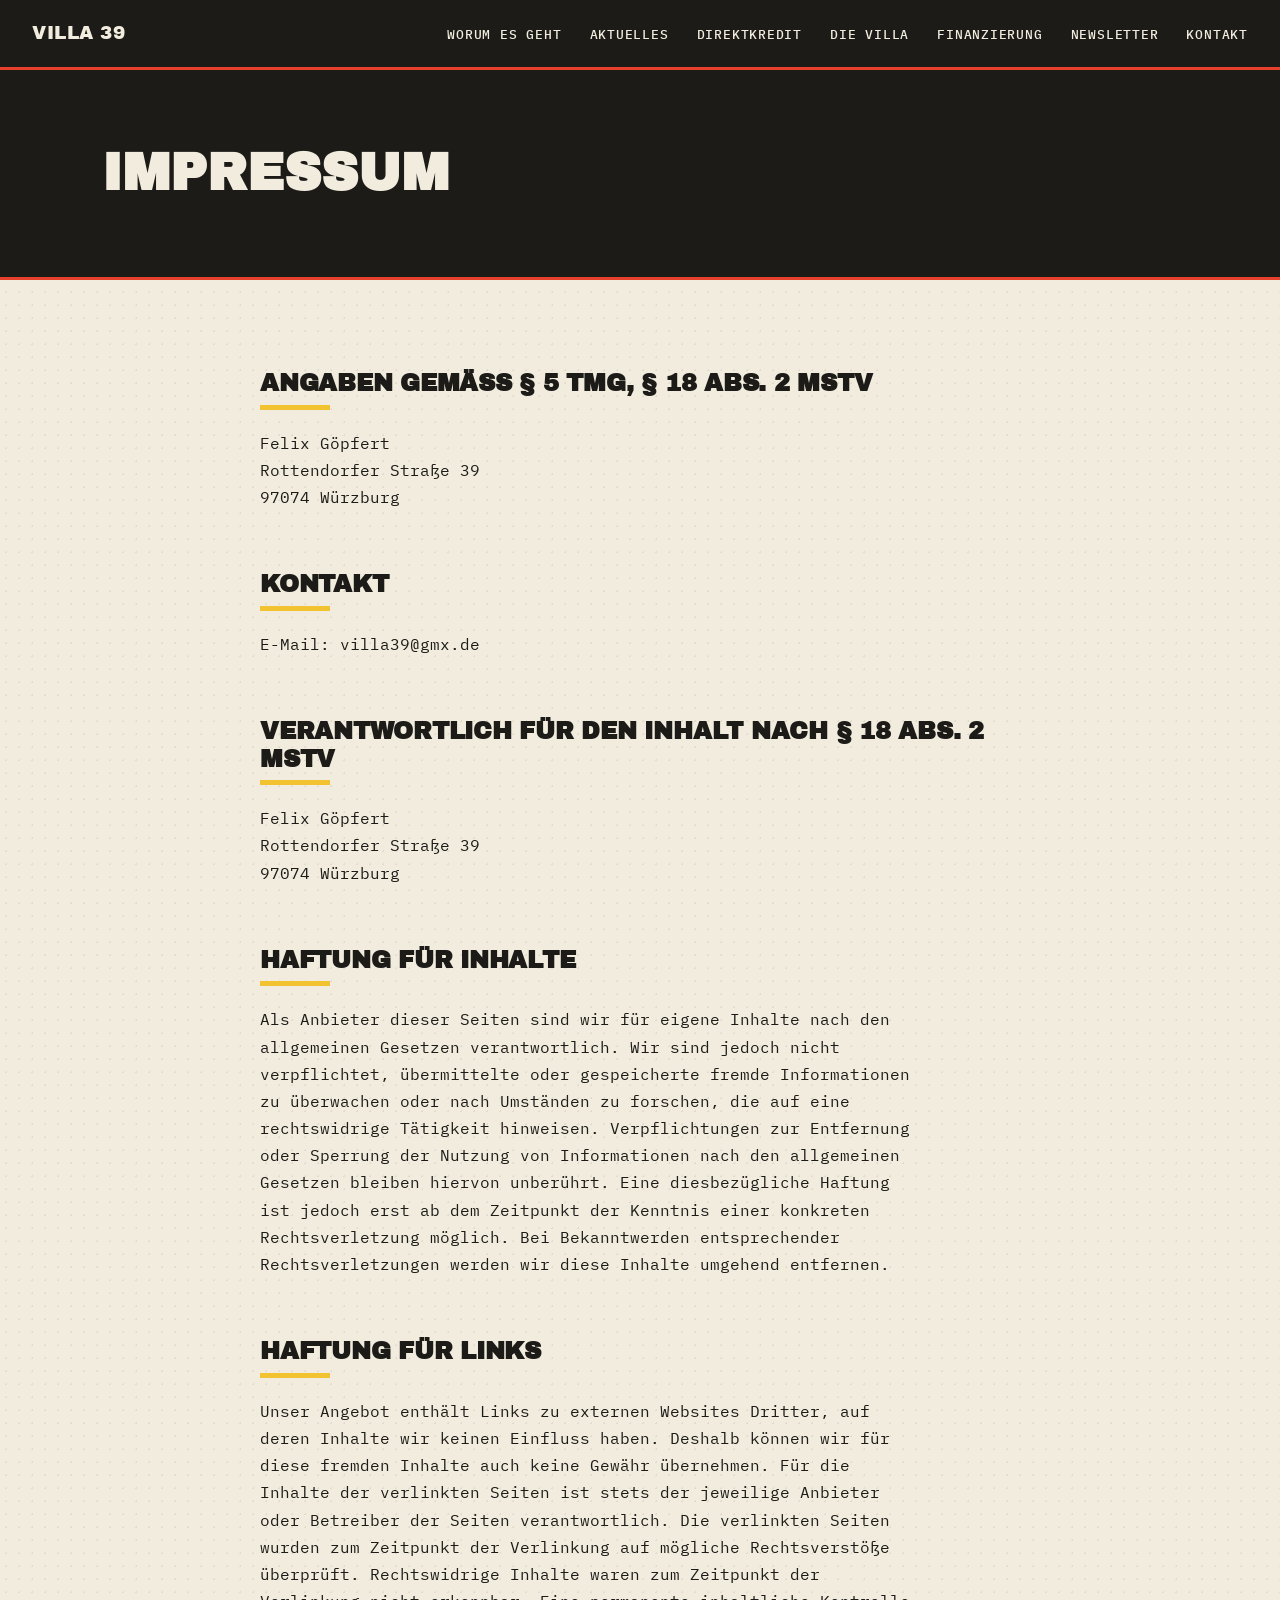
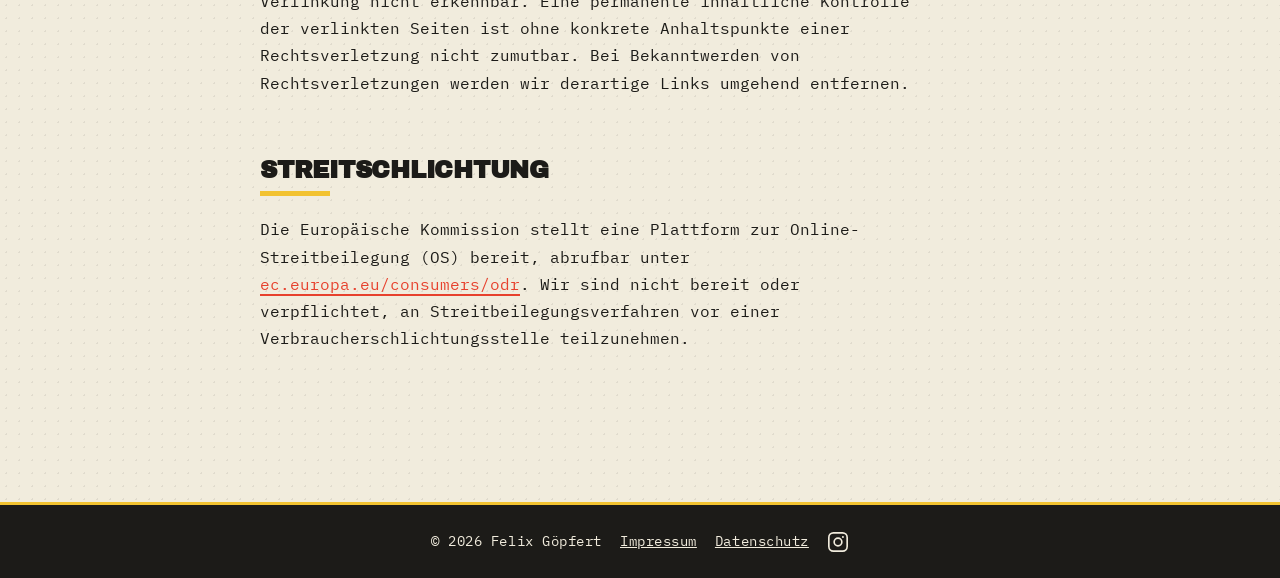
<file: impressum.html>
<!DOCTYPE html>
<html lang="de">

<head>
    <meta charset="UTF-8">
    <meta name="viewport" content="width=device-width, initial-scale=1.0">

    <title>Impressum – Villa 39</title>

    <meta name="description" content="Impressum der Website dievilla39.de.">
    <link rel="canonical" href="https://dievilla39.de/impressum.html">

    <meta property="og:type" content="website">
    <meta property="og:site_name" content="Villa 39">
    <meta property="og:locale" content="de_DE">
    <meta property="og:title" content="Impressum – Villa 39">
    <meta property="og:description" content="Impressum der Website dievilla39.de.">
    <meta property="og:url" content="https://dievilla39.de/impressum.html">
    <meta property="og:image" content="https://dievilla39.de/images/og-image.jpg">
    <meta property="og:image:width" content="1200">
    <meta property="og:image:height" content="630">
    <meta name="twitter:card" content="summary_large_image">

    <link rel="icon" href="favicon.ico" sizes="any">
    <link rel="icon" type="image/png" sizes="32x32" href="favicon-32x32.png">
    <link rel="icon" type="image/png" sizes="16x16" href="favicon-16x16.png">
    <link rel="icon" type="image/png" sizes="192x192" href="favicon-192.png">
    <link rel="apple-touch-icon" href="apple-touch-icon.png">


    <link rel="stylesheet" href="style.css">
</head>

<body>

    <nav>

        <a href="index.html" class="logo">Villa 39</a>

        <button class="hamburger" id="hamburgerBtn" aria-label="Menü öffnen" aria-expanded="false">
            <span></span>
            <span></span>
            <span></span>
        </button>

        <ul id="navLinks">
            <li><a href="index.html#about">Worum es geht</a></li>
            <li><a href="aktuelles.html">Aktuelles</a></li>
            <li><a href="direktkredit.html">Direktkredit</a></li>
            <li><a href="geschichte.html">Die Villa</a></li>
            <li><a href="finanzierung.html">Finanzierung</a></li>
            <li><a href="index.html#newsletter">Newsletter</a></li>
            <li><a href="index.html#contact">Kontakt</a></li>
        </ul>

    </nav>

    <header class="subpage-hero">
        <h1>Impressum</h1>
    </header>

    <main class="subpage-content">

        <section>

            <h2>Angaben gemäß § 5 TMG, § 18 Abs. 2 MStV</h2>

            <p>
                Felix Göpfert<br>
                Rottendorfer Straße 39<br>
                97074 Würzburg
            </p>

        </section>

        <section>

            <h2>Kontakt</h2>

            <p>
                E-Mail: villa39@gmx.de
            </p>

        </section>

        <section>

            <h2>Verantwortlich für den Inhalt nach § 18 Abs. 2 MStV</h2>

            <p>
                Felix Göpfert<br>
                Rottendorfer Straße 39<br>
                97074 Würzburg
            </p>

        </section>

        <section>

            <h2>Haftung für Inhalte</h2>

            <p>
                Als Anbieter dieser Seiten sind wir für eigene Inhalte nach den allgemeinen Gesetzen verantwortlich. Wir sind jedoch nicht verpflichtet, übermittelte oder gespeicherte fremde Informationen zu überwachen oder nach Umständen zu forschen, die auf eine rechtswidrige Tätigkeit hinweisen. Verpflichtungen zur Entfernung oder Sperrung der Nutzung von Informationen nach den allgemeinen Gesetzen bleiben hiervon unberührt. Eine diesbezügliche Haftung ist jedoch erst ab dem Zeitpunkt der Kenntnis einer konkreten Rechtsverletzung möglich. Bei Bekanntwerden entsprechender Rechtsverletzungen werden wir diese Inhalte umgehend entfernen.
            </p>

        </section>

        <section>

            <h2>Haftung für Links</h2>

            <p>
                Unser Angebot enthält Links zu externen Websites Dritter, auf deren Inhalte wir keinen Einfluss haben. Deshalb können wir für diese fremden Inhalte auch keine Gewähr übernehmen. Für die Inhalte der verlinkten Seiten ist stets der jeweilige Anbieter oder Betreiber der Seiten verantwortlich. Die verlinkten Seiten wurden zum Zeitpunkt der Verlinkung auf mögliche Rechtsverstöße überprüft. Rechtswidrige Inhalte waren zum Zeitpunkt der Verlinkung nicht erkennbar. Eine permanente inhaltliche Kontrolle der verlinkten Seiten ist ohne konkrete Anhaltspunkte einer Rechtsverletzung nicht zumutbar. Bei Bekanntwerden von Rechtsverletzungen werden wir derartige Links umgehend entfernen.
            </p>

        </section>

        <section>

            <h2>Streitschlichtung</h2>

            <p>
                Die Europäische Kommission stellt eine Plattform zur Online-Streitbeilegung (OS) bereit, abrufbar unter <a href="https://ec.europa.eu/consumers/odr/" target="_blank" rel="noopener" class="inline-link">ec.europa.eu/consumers/odr</a>.
                Wir sind nicht bereit oder verpflichtet, an Streitbeilegungsverfahren vor einer Verbraucherschlichtungsstelle teilzunehmen.
            </p>

        </section>

     </main>

    <footer>

        <p>© 2026 Felix Göpfert</p>
        <p><a href="impressum.html">Impressum</a></p>
        <p><a href="datenschutz.html">Datenschutz</a></p>

        <a href="https://www.instagram.com/dievilla39" target="_blank" rel="noopener" class="footer-social" aria-label="Villa 39 auf Instagram">
            <svg viewBox="0 0 24 24" width="22" height="22" fill="none" stroke="currentColor" stroke-width="1.8">
                <rect x="2" y="2" width="20" height="20" rx="5"/>
                <circle cx="12" cy="12" r="4.2"/>
                <circle cx="17.4" cy="6.6" r="1.1" fill="currentColor" stroke="none"/>
            </svg>
        </a>

    </footer>

    <script>
        const hamburgerBtn = document.getElementById('hamburgerBtn');
        const navLinks = document.getElementById('navLinks');

        hamburgerBtn.addEventListener('click', () => {
            const isOpen = navLinks.classList.toggle('is-open');
            hamburgerBtn.classList.toggle('is-open', isOpen);
            hamburgerBtn.setAttribute('aria-expanded', isOpen);
        });

        navLinks.querySelectorAll('a').forEach(link => {
            link.addEventListener('click', () => {
                navLinks.classList.remove('is-open');
                hamburgerBtn.classList.remove('is-open');
                hamburgerBtn.setAttribute('aria-expanded', 'false');
            });
        });
    </script>

</body>

</html>
</file>
<file: style.css>
/* ============================================================
   Villa 39 — Riso-Flugblatt-Stil
   Statt Corporate-NGO-Glätte: Photokopie, Stempel, Klebeband.
   ============================================================ */

/* Schriften lokal eingebunden (kein Abruf bei Google): Archivo Black, IBM Plex Mono.
   Lizenz: SIL Open Font License 1.1, siehe fonts/LICENSE-*.txt */
@font-face { font-family: "Archivo Black"; font-style: normal; font-weight: 400; font-display: swap; src: url("fonts/archivo-black-latin-400-normal.woff2") format("woff2"); }
@font-face { font-family: "IBM Plex Mono"; font-style: normal; font-weight: 400; font-display: swap; src: url("fonts/ibm-plex-mono-latin-400-normal.woff2") format("woff2"); }
@font-face { font-family: "IBM Plex Mono"; font-style: normal; font-weight: 500; font-display: swap; src: url("fonts/ibm-plex-mono-latin-500-normal.woff2") format("woff2"); }
@font-face { font-family: "IBM Plex Mono"; font-style: normal; font-weight: 600; font-display: swap; src: url("fonts/ibm-plex-mono-latin-600-normal.woff2") format("woff2"); }
@font-face { font-family: "IBM Plex Mono"; font-style: normal; font-weight: 700; font-display: swap; src: url("fonts/ibm-plex-mono-latin-700-normal.woff2") format("woff2"); }

:root {
    --paper: #F1ECDD;
    --paper-dark: #E4DCC4;
    --ink: #1C1B18;
    --riso-red: #E7412D;
    --riso-blue: #1D4C8C;
    --riso-yellow: #F2C230;
    --riso-green: #3F5A34;
    --nav-h: 70px;
}

* {
    margin: 0;
    padding: 0;
    box-sizing: border-box;
}

html {
    scroll-behavior: smooth;
}

body {
    font-family: "IBM Plex Mono", monospace;
    background-color: var(--paper);
    background-image: radial-gradient(rgba(28, 27, 24, 0.08) 1px, transparent 1px);
    background-size: 13px 13px;
    color: var(--ink);
    line-height: 1.7;
    font-size: 16px;
    -webkit-font-smoothing: antialiased;
    -moz-osx-font-smoothing: grayscale;
}

h1, h2, h3, .logo {
    font-family: "Archivo Black", sans-serif;
    text-transform: uppercase;
}

/* ---------- Navigation ---------- */

nav {
    position: fixed;
    top: 0;
    left: 0;
    width: 100%;
    display: flex;
    justify-content: space-between;
    align-items: center;
    padding: 14px 32px;
    min-height: var(--nav-h);
    background: var(--ink);
    border-bottom: 3px solid var(--riso-red);
    z-index: 1000;
}

.logo {
    color: var(--paper);
    font-size: 1.15rem;
    letter-spacing: .5px;
    text-decoration: none;
}

#navLinks {
    display: flex;
    list-style: none;
    gap: 28px;
}

nav a {
    color: var(--paper);
    text-decoration: none;
    font-size: .82rem;
    font-weight: 500;
    text-transform: uppercase;
    letter-spacing: .06em;
    position: relative;
}

nav a:visited {
    color: var(--paper);
}

nav a::after {
    content: "";
    position: absolute;
    left: 0;
    bottom: -4px;
    width: 0;
    height: 2px;
    background: var(--riso-yellow);
    transition: width .2s ease;
}

nav a:hover::after {
    width: 100%;
}

/* Untermenü (Unterstützen) */

nav ul > li.has-submenu {
    position: relative;
}

nav ul > li.has-submenu::after {
    content: "";
    position: absolute;
    top: 100%;
    left: 0;
    right: 0;
    height: 14px;
}

.submenu {
    display: none;
    list-style: none;
    position: absolute;
    top: 100%;
    left: 0;
    margin-top: 14px;
    background: var(--ink);
    border: 2px solid var(--riso-red);
    padding: 8px 0;
    min-width: 190px;
    z-index: 1001;
}

@media (min-width: 801px) {
    li.has-submenu:hover > .submenu,
    li.has-submenu:focus-within > .submenu {
        display: block;
    }
}

.submenu li {
    padding: 0;
}

.submenu a {
    display: block;
    padding: 10px 20px;
    white-space: nowrap;
}

.submenu a::after {
    display: none;
}

/* Hamburger (mobil) */

.hamburger {
    display: none;
    flex-direction: column;
    justify-content: space-between;
    width: 26px;
    height: 18px;
    background: none;
    border: none;
    cursor: pointer;
    z-index: 1100;
}

.hamburger span {
    display: block;
    height: 3px;
    width: 100%;
    background: var(--paper);
    transition: transform .25s ease, opacity .25s ease;
}

.hamburger.is-open span:nth-child(1) {
    transform: translateY(7.5px) rotate(45deg);
}

.hamburger.is-open span:nth-child(2) {
    opacity: 0;
}

.hamburger.is-open span:nth-child(3) {
    transform: translateY(-7.5px) rotate(-45deg);
}

/* ---------- Hero ---------- */

.hero {
    position: relative;
    margin-top: var(--nav-h);
    height: calc(100vh - var(--nav-h));
    background:
        linear-gradient(rgba(231, 65, 45, .32), rgba(28, 27, 24, .68)),
        url("images/hero.jpg");
    background-size: cover;
    background-position: center;
    background-blend-mode: multiply;
    display: flex;
    justify-content: flex-start;
    align-items: center;
    padding-left: 15%;
    padding-right: 8%;
    color: var(--paper);
    overflow: hidden;
}

.hero-content {
    max-width: 620px;
    text-align: left;
}

.eyebrow {
    display: inline-block;
    text-transform: uppercase;
    letter-spacing: 3px;
    font-size: .7rem;
    color: var(--ink);
    background: var(--riso-yellow);
    padding: 3px 8px;
    margin-bottom: 14px;
}

.hero h1 {
    font-size: clamp(3.2rem, 8vw, 4.9rem);
    line-height: 1;
    margin-bottom: 16px;
    color: var(--paper);
    text-shadow: 4px 4px 0 var(--riso-red), -2px -2px 0 var(--riso-blue);
}

.subtitle {
    font-family: "IBM Plex Mono", monospace;
    font-size: 1.15rem;
    max-width: 480px;
    margin-bottom: 40px;
}

.scroll-indicator {
    margin-top: 60px;
    font-size: 2rem;
    opacity: .7;
}

@media (min-width: 801px) {
    .hero {
        background-position: center 25%;
    }
}

.button {
    display: inline-block;
    padding: 13px 28px;
    border: 2.5px solid var(--paper);
    color: var(--paper);
    text-decoration: none;
    text-transform: uppercase;
    letter-spacing: .05em;
    font-size: .85rem;
    font-weight: 600;
    border-radius: 0;
    background: transparent;
    box-shadow: 5px 5px 0 var(--riso-yellow);
    transition: transform .15s ease, box-shadow .15s ease;
}

.button:hover {
    background: var(--paper);
    color: var(--ink);
    transform: translate(-2px, -2px);
    box-shadow: 7px 7px 0 var(--riso-yellow);
}

/* Stempel-Element */

.stamp {
    position: absolute;
    top: 22%;
    right: 9%;
    max-width: 200px;
    background: var(--riso-red);
    color: var(--paper);
    font-family: "Archivo Black", sans-serif;
    text-transform: uppercase;
    font-size: 1rem;
    line-height: 1.3;
    text-align: center;
    padding: 20px 24px;
    transform: rotate(-6deg);
    box-shadow: 8px 8px 0 var(--ink);
    pointer-events: none;
}

/* Zackenkante zwischen Hero und Inhalt */

.torn-edge {
    position: relative;
    height: 26px;
    background: var(--paper);
    clip-path: polygon(
        0% 100%, 4% 30%, 8% 100%, 12% 30%, 16% 100%, 20% 30%, 24% 100%,
        28% 30%, 32% 100%, 36% 30%, 40% 100%, 44% 30%, 48% 100%, 52% 30%,
        56% 100%, 60% 30%, 64% 100%, 68% 30%, 72% 100%, 76% 30%, 80% 100%,
        84% 30%, 88% 100%, 92% 30%, 96% 100%, 100% 30%, 100% 100%
    );
    margin-top: -1px;
}

/* ---------- Main ---------- */

main {
    width: min(980px, 88%);
    margin: 0 auto;
    padding: 100px 0;
}

section {
    margin-bottom: 150px;
    scroll-margin-top: 100px;
}

h2 {
    color: var(--ink);
    font-size: 2.3rem;
    letter-spacing: -0.01em;
    line-height: 1.15;
    margin-bottom: 44px;
    display: inline-block;
    position: relative;
    padding-bottom: 12px;
}

h2::after {
    content: "";
    position: absolute;
    left: 0;
    bottom: 0;
    width: 70px;
    height: 5px;
    background: var(--riso-yellow);
}

/* ---------- About ---------- */

.about-grid {
    display: flex;
    gap: 50px;
    align-items: flex-start;
    margin-top: 0;
    margin-bottom: 30px;
    clear: both;
}

.subpage-content .about-grid {
    margin-top: 80px;
}

.about-grid.reverse {
    flex-direction: row-reverse;
}

.about-grid img {
    width: 45%;
    height: auto;
    border-radius: 0;
    border: 6px solid var(--paper);
    outline: 2px solid var(--ink);
    box-shadow: 8px 8px 0 var(--riso-blue);
    transform: rotate(-2deg);
}

.about-grid div {
    flex: 1;
}

.about-grid p {
    margin-bottom: 20px;
    max-width: 60ch;
}

.about-grid strong {
    color: var(--riso-red);
}

.about-cta {
    margin-top: 12px;
}

.inline-link {
    color: var(--riso-red);
    text-decoration: none;
    border-bottom: 2px solid var(--riso-red);
}

.inline-link:hover {
    opacity: .75;
}

.inline-link:visited {
    color: var(--riso-red);
}

/* ---------- Gallery ---------- */

.gallery {
    display: flex;
    flex-wrap: wrap;
    align-items: flex-start;
    gap: 24px;
}

.gallery img {
    width: calc(33.3% - 16px);
    height: auto;
    border-radius: 0;
    border: 6px solid var(--paper);
    outline: 2px solid var(--ink);
    box-shadow: 6px 6px 0 var(--ink);
}

.gallery img:nth-child(odd) {
    transform: rotate(-2deg);
}

.gallery img:nth-child(even) {
    transform: rotate(2deg);
}

/* ---------- Geschichte & Finanzierung (Text/Bild-Mischung) ---------- */

#geschichte, #finanzierung {
    scroll-margin-top: 100px;
}

.story-lead {
    font-size: 1.2rem;
    max-width: 75ch;
    margin-bottom: 50px;
}

.story-row {
    display: flex;
    gap: 50px;
    align-items: center;
    margin-bottom: 60px;
}

.story-row.reverse {
    flex-direction: row-reverse;
}

.story-row img {
    width: 42%;
    flex-shrink: 0;
    height: auto;
    border: 6px solid var(--paper);
    outline: 2px solid var(--ink);
    transform: rotate(-2deg);
}

.story-row.reverse img {
    transform: rotate(2deg);
}

.story-row.c-red img { box-shadow: 8px 8px 0 var(--riso-red); }
.story-row.c-blue img { box-shadow: 8px 8px 0 var(--riso-blue); }
.story-row.c-green img { box-shadow: 8px 8px 0 var(--riso-green); }

.story-row p {
    flex: 1;
}

.story-pullquote.story-pullquote {
    font-family: "Archivo Black", sans-serif;
    font-size: 1.4rem;
    line-height: 1.4;
    color: var(--riso-red);
    border-left: 6px solid var(--riso-red);
    padding-left: 26px;
    margin: 50px 0;
    max-width: 68ch;
}

/* ---------- Cards ---------- */

.cards {
    display: flex;
    gap: 25px;
}

.card {
    background: var(--paper-dark);
    padding: 30px;
    border-radius: 0;
    border: 2.5px solid var(--ink);
    flex: 1;
    box-shadow: 6px 6px 0 var(--ink);
    transition: transform .18s ease, box-shadow .18s ease;
    display: block;
    color: inherit;
    text-decoration: none;
}

.card:visited {
    color: var(--ink);
}

.card:nth-child(1) { border-color: var(--riso-red); box-shadow: 6px 6px 0 var(--riso-red); }
.card:nth-child(2) { border-color: var(--riso-blue); box-shadow: 6px 6px 0 var(--riso-blue); }
.card:nth-child(3) { border-color: var(--riso-green); box-shadow: 6px 6px 0 var(--riso-green); }

.card h3 {
    font-size: 1.15rem;
    margin-bottom: 14px;
}

.card:nth-child(1) h3 { color: var(--riso-red); }
.card:nth-child(2) h3 { color: var(--riso-blue); }
.card:nth-child(3) h3 { color: var(--riso-green); }

.card:hover {
    transform: translate(-4px, -4px);
}

.card:nth-child(1):hover { box-shadow: 10px 10px 0 var(--riso-red); }
.card:nth-child(2):hover { box-shadow: 10px 10px 0 var(--riso-blue); }
.card:nth-child(3):hover { box-shadow: 10px 10px 0 var(--riso-green); }

.card--static:hover {
    transform: none;
    cursor: default;
}

.card--static:nth-child(1):hover { box-shadow: 6px 6px 0 var(--riso-red); }
.card--static:nth-child(2):hover { box-shadow: 6px 6px 0 var(--riso-blue); }
.card--static:nth-child(3):hover { box-shadow: 6px 6px 0 var(--riso-green); }

.card-arrow {
    display: block;
    margin-top: 16px;
    font-weight: 600;
    text-decoration: none;
    border-bottom: 2px solid currentColor;
    width: fit-content;
}

.card:nth-child(1) .card-arrow { color: var(--riso-red); }
.card:nth-child(2) .card-arrow { color: var(--riso-blue); }
.card:nth-child(3) .card-arrow { color: var(--riso-green); }

/* Explicit colour modifiers, for cards whose DOM position no longer
   matches their intended colour via nth-child (e.g. the featured card) */
.card.card-red { border-color: var(--riso-red); box-shadow: 6px 6px 0 var(--riso-red); }
.card.card-blue { border-color: var(--riso-blue); box-shadow: 6px 6px 0 var(--riso-blue); }
.card.card-green { border-color: var(--riso-green); box-shadow: 6px 6px 0 var(--riso-green); }

.card.card-red h3 { color: var(--riso-red); }
.card.card-blue h3 { color: var(--riso-blue); }
.card.card-green h3 { color: var(--riso-green); }

.card.card-red .card-arrow { color: var(--riso-red); }
.card.card-blue .card-arrow { color: var(--riso-blue); }
.card.card-green .card-arrow { color: var(--riso-green); }

.card.card-red:hover { box-shadow: 10px 10px 0 var(--riso-red); }
.card.card-blue:hover { box-shadow: 10px 10px 0 var(--riso-blue); }
.card.card-green:hover { box-shadow: 10px 10px 0 var(--riso-green); }

.card-featured {
    display: block;
    padding: 46px 50px;
    margin-bottom: 30px;
    box-shadow: 10px 10px 0 var(--riso-red);
}

.card-featured h3 {
    font-size: 1.7rem;
    margin-bottom: 18px;
}

.card-featured p {
    max-width: 70ch;
    font-size: 1.05rem;
}

.card-featured .card-arrow {
    font-size: 1.05rem;
    margin-top: 20px;
}

.card-featured:hover {
    box-shadow: 14px 14px 0 var(--riso-red);
}

.cards-secondary .card {
    padding: 24px;
}

.cards-secondary h3 {
    font-size: 1rem;
}

.cards-secondary p {
    font-size: .92rem;
}

.card:hover .card-arrow {
    opacity: .75;
}

/* ---------- Aktuelles ---------- */

.aktuelles-list {
    display: flex;
    flex-direction: column;
}

.aktuelles-item {
    padding: 16px 0;
    border-bottom: 1px solid var(--ink);
}

.aktuelles-item:first-child {
    padding-top: 0;
}

.aktuelles-date {
    font-size: .78rem;
    text-transform: uppercase;
    letter-spacing: .08em;
    color: var(--riso-red);
    margin-bottom: 6px;
}

.aktuelles-item h3 {
    font-size: 1.2rem;
    letter-spacing: .01em;
    margin-bottom: 6px;
}

.aktuelles-event-date {
    display: inline-block;
    font-size: .78rem;
    text-transform: uppercase;
    letter-spacing: .05em;
    font-weight: 600;
    color: var(--ink);
    background: var(--riso-yellow);
    padding: 4px 10px;
    margin-bottom: 10px;
}

.aktuelles-fallback {
    font-style: italic;
    opacity: .75;
}

.aktuelles-image {
    width: 180px;
    max-width: 40%;
    height: auto;
    float: left;
    margin: 4px 20px 10px 0;
    border: 4px solid var(--paper);
    outline: 2px solid var(--ink);
    box-shadow: 5px 5px 0 var(--riso-blue);
    transform: rotate(-1.5deg);
}

.aktuelles-item::after {
    content: "";
    display: table;
    clear: both;
}

@media (max-width: 500px) {
    .aktuelles-image {
        width: 120px;
        float: none;
        display: block;
        margin: 0 0 14px;
        transform: rotate(0deg);
    }
}

/* Startseite: Texte werden per JS auf ein Zeichenlimit gekürzt (index.html),
   darunter bei Bedarf der Weiterlesen-Link. */

.aktuelles-more {
    margin: 0;
    font-size: .85rem;
    font-weight: 600;
}

.aktuelles-more[hidden] {
    display: none;
}

.aktuelles-item {
    scroll-margin-top: calc(var(--nav-h) + 24px);
}

/* Aktuelles-Unterseite: alle Meldungen, größere Bilder */

.aktuelles-list--full .aktuelles-item {
    padding: 36px 0;
}

.aktuelles-list--full .aktuelles-image {
    width: 340px;
    max-width: 48%;
    margin: 4px 30px 14px 0;
}

@media (max-width: 600px) {
    .aktuelles-list--full .aktuelles-image {
        width: 100%;
        max-width: 100%;
        float: none;
        display: block;
        margin: 0 0 16px;
        transform: rotate(0deg);
    }
}

/* ---------- Newsletter ---------- */

.newsletter-intro {
    max-width: 60ch;
    margin-bottom: 30px;
}

.newsletter-form {
    max-width: 520px;
}

.newsletter-row {
    display: flex;
    gap: 16px;
}

.newsletter-form input[type="email"] {
    flex: 1;
    padding: 13px 16px;
    font-family: "IBM Plex Mono", monospace;
    font-size: .95rem;
    border: 2.5px solid var(--ink);
    border-radius: 0;
    background: var(--paper);
    color: var(--ink);
}

.newsletter-form input[type="email"]:focus {
    outline: none;
    border-color: var(--riso-red);
}

.newsletter-consent {
    display: flex;
    align-items: flex-start;
    gap: 10px;
    margin-top: 16px;
    font-size: .85rem;
    line-height: 1.5;
    cursor: pointer;
}

.newsletter-consent input[type="checkbox"] {
    margin-top: 3px;
    flex-shrink: 0;
    width: 16px;
    height: 16px;
    accent-color: var(--riso-red);
}

.newsletter-honeypot {
    position: absolute;
    left: -9999px;
    width: 1px;
    height: 1px;
    opacity: 0;
}

.button--dark {
    border-color: var(--ink);
    color: var(--ink);
    box-shadow: 5px 5px 0 var(--riso-red);
}

.button--dark:hover {
    background: var(--ink);
    color: var(--paper);
    box-shadow: 7px 7px 0 var(--riso-red);
}

/* ---------- Contact ---------- */

#contact p {
    margin-bottom: 10px;
}

/* ---------- Unterseiten (Impressum, Direktkredit etc.) ---------- */

.subpage-hero {
    margin-top: var(--nav-h);
    background: var(--ink);
    border-bottom: 3px solid var(--riso-red);
    padding: 60px 8%;
}

.subpage-hero h1 {
    color: var(--paper);
    font-size: clamp(2.2rem, 6vw, 3.2rem);
    overflow-wrap: break-word;
}

.subpage-content {
    width: min(760px, 88%);
    margin: 0 auto;
    padding: 90px 0;
}

.subpage-content--wide {
    width: min(980px, 88%);
}

.subpage-content section {
    margin-bottom: 60px;
}

.subpage-content h2 {
    font-size: 1.5rem;
    margin-bottom: 20px;
    scroll-margin-top: calc(var(--nav-h) + 24px);
}

.subpage-content p {
    margin-bottom: 16px;
    max-width: 65ch;
}

.subpage-content > h2 {
    margin-top: 80px;
}

.subpage-content.legal-content > h2 {
    margin-top: 40px;
}

.subpage-content.subpage-content > *:has(+ h2) {
    margin-bottom: 0;
}

.subpage-list {
    list-style: none;
    max-width: 65ch;
}

ol.subpage-list {
    list-style: decimal;
    margin-left: 1.3em;
}

ol.subpage-list li {
    padding-left: 8px;
}

.subpage-list li {
    padding: 10px 0;
    border-bottom: 1px solid var(--paper-dark);
}

.subpage-note {
    font-style: italic;
    opacity: .7;
    font-size: .9rem;
    border-top: 1px solid var(--ink);
    padding-top: 24px;
}

/* ---------- Legal-Dokument (Datenschutzerklärung) ---------- */

.legal-content a {
    color: var(--riso-red);
    text-decoration: none;
    border-bottom: 1px solid var(--riso-red);
}

.legal-content a:visited {
    color: var(--riso-red);
}

.legal-content a:hover {
    opacity: .75;
}

.legal-content h3 {
    font-size: 1.1rem;
    margin: 30px 0 14px;
}

.legal-content .index {
    list-style: none;
    columns: 2;
    column-gap: 30px;
    max-width: 65ch;
    margin: 30px 0 50px;
    font-size: .88rem;
    padding-bottom: 30px;
    border-bottom: 1px solid var(--ink);
}

.legal-content .index li {
    margin-bottom: 10px;
    break-inside: avoid;
}

.legal-content .index-link {
    color: var(--ink);
    text-decoration: none;
    border-bottom: 1px solid var(--paper-dark);
}

.legal-content .index-link:hover {
    border-bottom-color: var(--riso-red);
    color: var(--riso-red);
}

.legal-content .m-elements,
.legal-content .glossary {
    list-style: none;
    max-width: 70ch;
    margin: 16px 0 28px;
}

.legal-content .m-elements > li,
.legal-content .glossary > li {
    padding: 14px 0;
    border-bottom: 1px solid var(--paper-dark);
    font-size: .9rem;
    line-height: 1.65;
}

.legal-content .m-elements > li:first-child,
.legal-content .glossary > li:first-child {
    padding-top: 0;
}

.legal-content strong {
    color: var(--riso-red);
}

.legal-content .seal {
    margin-top: 60px;
    font-size: .78rem;
    opacity: .55;
}

.legal-content .seal a {
    color: inherit;
    text-decoration: underline;
}

@media (max-width: 800px) {
    .legal-content .index {
        columns: 1;
    }
}

.subpage-image {
    width: 100%;
    max-width: 560px;
    height: auto;
    border: 6px solid var(--paper);
    outline: 2px solid var(--ink);
    box-shadow: 8px 8px 0 var(--riso-blue);
    margin-bottom: 40px;
    display: block;
}

.subpage-image--compact {
    max-width: 260px;
    float: left;
    margin: 4px 30px 24px 0;
    transform: rotate(-1.5deg);
}

@media (max-width: 700px) {
    .subpage-image--compact {
        float: none;
        max-width: 220px;
        margin: 0 0 24px;
        transform: rotate(0deg);
    }
}

.qr-placeholder {
    width: 220px;
    height: auto;
    border: 4px solid var(--paper);
    outline: 2px solid var(--ink);
    box-shadow: 6px 6px 0 var(--riso-red);
    margin: 10px 0 16px;
}

.subpage-note-inline {
    font-size: .88rem;
    opacity: .8;
}

@media (max-width: 800px) {

    .subpage-hero {
        padding: 44px 8%;
    }

    .subpage-content {
        padding: 60px 0;
    }

}

/* ---------- Footer ---------- */

footer {
    background: var(--ink);
    color: var(--paper);
    text-align: center;
    padding: 25px;
    font-size: .85rem;
    letter-spacing: .04em;
    border-top: 3px solid var(--riso-yellow);
    display: flex;
    justify-content: center;
    align-items: center;
    gap: 18px;
}

.footer-social {
    color: var(--paper);
    display: inline-flex;
    transition: color .2s ease;
}

.footer-social:visited {
    color: var(--paper);
}

.footer-social:hover {
    color: var(--riso-yellow);
}

footer a:not(.footer-social) {
    color: var(--paper);
    transition: color .2s ease;
}

footer a:not(.footer-social):visited {
    color: var(--paper);
}

footer a:not(.footer-social):hover {
    color: var(--riso-yellow);
}

/* ---------- Responsive ---------- */

@media (max-width: 800px) {

    nav {
        padding: 14px 20px;
    }

    .hamburger {
        display: flex;
    }

    #navLinks {
        position: fixed;
        top: 0;
        right: 0;
        bottom: 0;
        width: min(78vw, 320px);
        background: var(--ink);
        border-left: 3px solid var(--riso-red);
        flex-direction: column;
        justify-content: flex-start;
        overflow-y: auto;
        -webkit-overflow-scrolling: touch;
        gap: 34px;
        padding: 90px 40px 40px;
        transform: translateX(100%);
        transition: transform .3s ease;
    }

    #navLinks.is-open {
        transform: translateX(0);
    }

    nav a {
        font-size: 1.1rem;
    }

    .submenu {
        position: static;
        transform: none;
        background: none;
        border: none;
        margin-top: 12px;
        padding: 0 0 0 18px;
        display: flex;
        flex-direction: column;
        gap: 16px;
    }

    .submenu a {
        padding: 0;
        font-size: .92rem;
        opacity: .8;
    }

    .hero {
        padding-left: 8%;
    }

    .hero h1 {
        font-size: 2.8rem;
    }

    .stamp {
        max-width: 150px;
        padding: 14px 16px;
        font-size: .72rem;
        top: auto;
        bottom: 20%;
        right: 6%;
    }

    .about-grid,
    .gallery,
    .cards,
    .story-row {
        flex-direction: column;
    }

    .about-grid.reverse {
        flex-direction: column;
    }

    .about-grid > div {
        order: 1;
    }

    .about-grid > img {
        order: 2;
    }

    /* Startseite: Überschrift steht außerhalb des Grids, Bild direkt darunter */
    #about .about-grid > img,
    #support .about-grid > img {
        order: 0;
    }

    .story-row.reverse {
        flex-direction: column;
    }

    .about-grid img,
    .gallery img,
    .story-row img {
        width: 100%;
        height: auto;
        transform: rotate(0deg);
    }

    main {
        padding: 70px 0;
    }

    section {
        margin-bottom: 100px;
    }

    .newsletter-form {
        max-width: 100%;
    }

    .newsletter-row {
        flex-direction: column;
    }
}

.aktuelles-list + .about-cta {
    margin: 30px 0 30px;
}

/* Lange Wörter und URLs (z. B. in der Datenschutzerklärung) dürfen auf dem Handy umbrechen */
.subpage-content h2,
.subpage-content h3,
.subpage-content a,
.subpage-content li {
    overflow-wrap: anywhere;
}

/* ---------- Fortschrittsbalken ---------- */

.fund {
    margin: 34px 0 10px;
    max-width: 520px;
}

.fund[hidden] {
    display: none;
}

.fund-head {
    display: flex;
    align-items: baseline;
    flex-wrap: wrap;
    gap: 4px 10px;
    margin-bottom: 10px;
}

.about-grid .fund-now {
    font-family: "Archivo Black", sans-serif;
    font-size: 1.9rem;
    line-height: 1;
    color: var(--riso-red);
    font-variant-numeric: tabular-nums;
}

.fund-of {
    font-size: .85rem;
    text-transform: uppercase;
    letter-spacing: .05em;
}

.fund-track {
    height: 30px;
    border: 3px solid var(--ink);
    background: var(--paper-dark);
    box-shadow: 5px 5px 0 var(--riso-blue);
    overflow: hidden;
}

.fund-fill {
    width: 0;
    height: 100%;
    background-color: var(--riso-red);
    background-image: repeating-linear-gradient(
        -45deg,
        transparent 0 6px,
        rgba(28, 27, 24, .22) 6px 8px
    );
    border-right: 3px solid var(--ink);
    transition: width 1.4s cubic-bezier(.22, .61, .36, 1);
}

.fund-supporters {
    margin-top: 16px;
}

.about-grid .fund-count {
    font-family: "Archivo Black", sans-serif;
    font-size: 1.3rem;
    line-height: 1;
    color: var(--riso-blue);
    font-variant-numeric: tabular-nums;
    margin-right: 6px;
}

.fund-count-label {
    font-size: .85rem;
    text-transform: uppercase;
    letter-spacing: .05em;
}

.fund-note {
    margin-top: 14px;
    font-size: .8rem;
    line-height: 1.5;
}

.fund-date {
    display: block;
    opacity: .7;
}

/* ---------- Teilen-Button ---------- */

.share-btn {
    padding: 0;
    background: none;
    border-width: 0 0 2px;
    font: inherit;
    cursor: pointer;
}

.share-btn:hover {
    opacity: .75;
}

.share-status {
    font-weight: 600;
    color: var(--riso-red);
}

@media (prefers-reduced-motion: reduce) {
    .fund-fill {
        transition: none;
    }
}

/* ---------- Meilensteine ---------- */

.fund-track {
    position: relative;
}

.fund-tick {
    position: absolute;
    top: 0;
    bottom: 0;
    width: 3px;
    margin-left: -1.5px;
    background: var(--ink);
}

.fund-toggle-wrap {
    margin-top: 10px;
}

.fund-toggle {
    padding: 0;
    background: none;
    border-width: 0 0 2px;
    font: inherit;
    font-size: .85rem;
    cursor: pointer;
}

.fund-toggle:hover {
    opacity: .75;
}

.ms-panel {
    display: grid;
    grid-template-rows: 0fr;
    visibility: hidden;
    transition: grid-template-rows .4s ease, visibility 0s linear .4s;
}

.ms-panel.is-open {
    grid-template-rows: 1fr;
    visibility: visible;
    transition: grid-template-rows .4s ease, visibility 0s;
}

.ms-inner {
    overflow: hidden;
    min-height: 0;
}

.ms-list {
    list-style: none;
    margin: 16px 0 0;
    padding: 0;
}

.ms-item {
    position: relative;
    margin-bottom: 20px;
}

.ms-head {
    display: flex;
    justify-content: space-between;
    align-items: baseline;
    gap: 12px;
    margin-bottom: 6px;
    font-size: .85rem;
}

.ms-title {
    font-weight: 600;
    transition: color .3s ease;
}

.ms-amount {
    font-size: .8rem;
    opacity: .7;
    white-space: nowrap;
}

.ms-track {
    height: 18px;
    border: 2.5px solid var(--ink);
    background: var(--paper-dark);
    overflow: hidden;
}

.ms-fill {
    width: 0;
    height: 100%;
    background-color: var(--riso-red);
    background-image: repeating-linear-gradient(
        -45deg,
        transparent 0 6px,
        rgba(28, 27, 24, .22) 6px 8px
    );
    transition: background-color .4s ease;
}

.ms-stamp {
    position: absolute;
    right: 10px;
    top: 25px;
    padding: 2px 10px;
    border: 2.5px solid var(--riso-red);
    background: var(--paper);
    color: var(--riso-red);
    font-family: "Archivo Black", sans-serif;
    font-size: .75rem;
    text-transform: uppercase;
    letter-spacing: .05em;
    transform: rotate(-6deg) scale(0);
    opacity: 0;
    pointer-events: none;
    transition: transform .45s cubic-bezier(.34, 1.56, .64, 1), opacity .15s ease;
}

.ms-item.is-done .ms-fill {
    background-color: #a39e91;
}

.ms-item.is-done .ms-title {
    color: #7d796e;
}

.ms-item.is-stamped .ms-stamp {
    transform: rotate(-6deg) scale(1);
    opacity: 1;
}

@media (prefers-reduced-motion: reduce) {
    .ms-panel,
    .ms-panel.is-open,
    .ms-stamp,
    .ms-fill {
        transition: none;
    }
}

/* Anreißer auf der Startseite: Abstand zwischen Button und nächster Überschrift */
#geschichte .about-cta:not(:last-child) {
    margin-bottom: 70px;
}

/* Mittlere Breiten: sieben Menüpunkte sollen in einer Zeile bleiben */
@media (min-width: 801px) and (max-width: 1040px) {
    nav {
        padding: 14px 20px;
    }

    #navLinks {
        gap: 16px;
    }

    nav a {
        font-size: .74rem;
        letter-spacing: .03em;
    }
}
</file>
